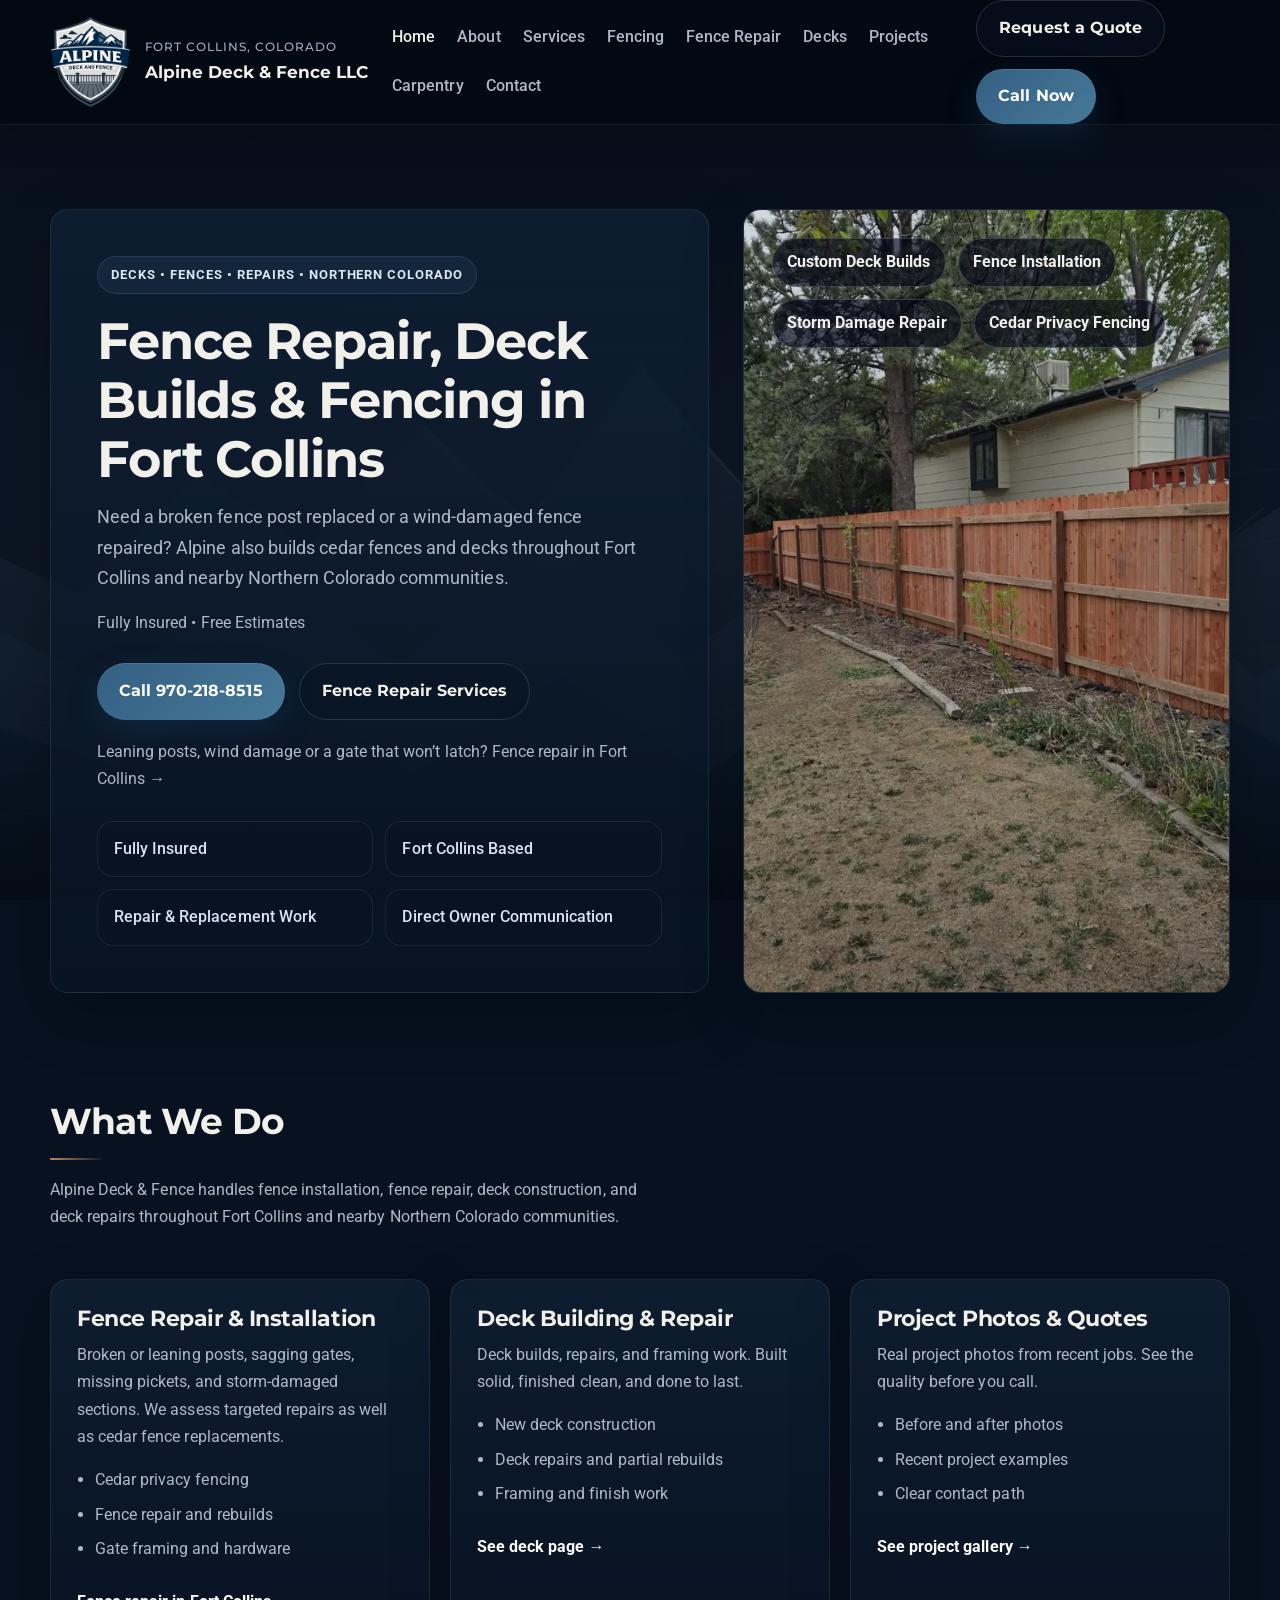
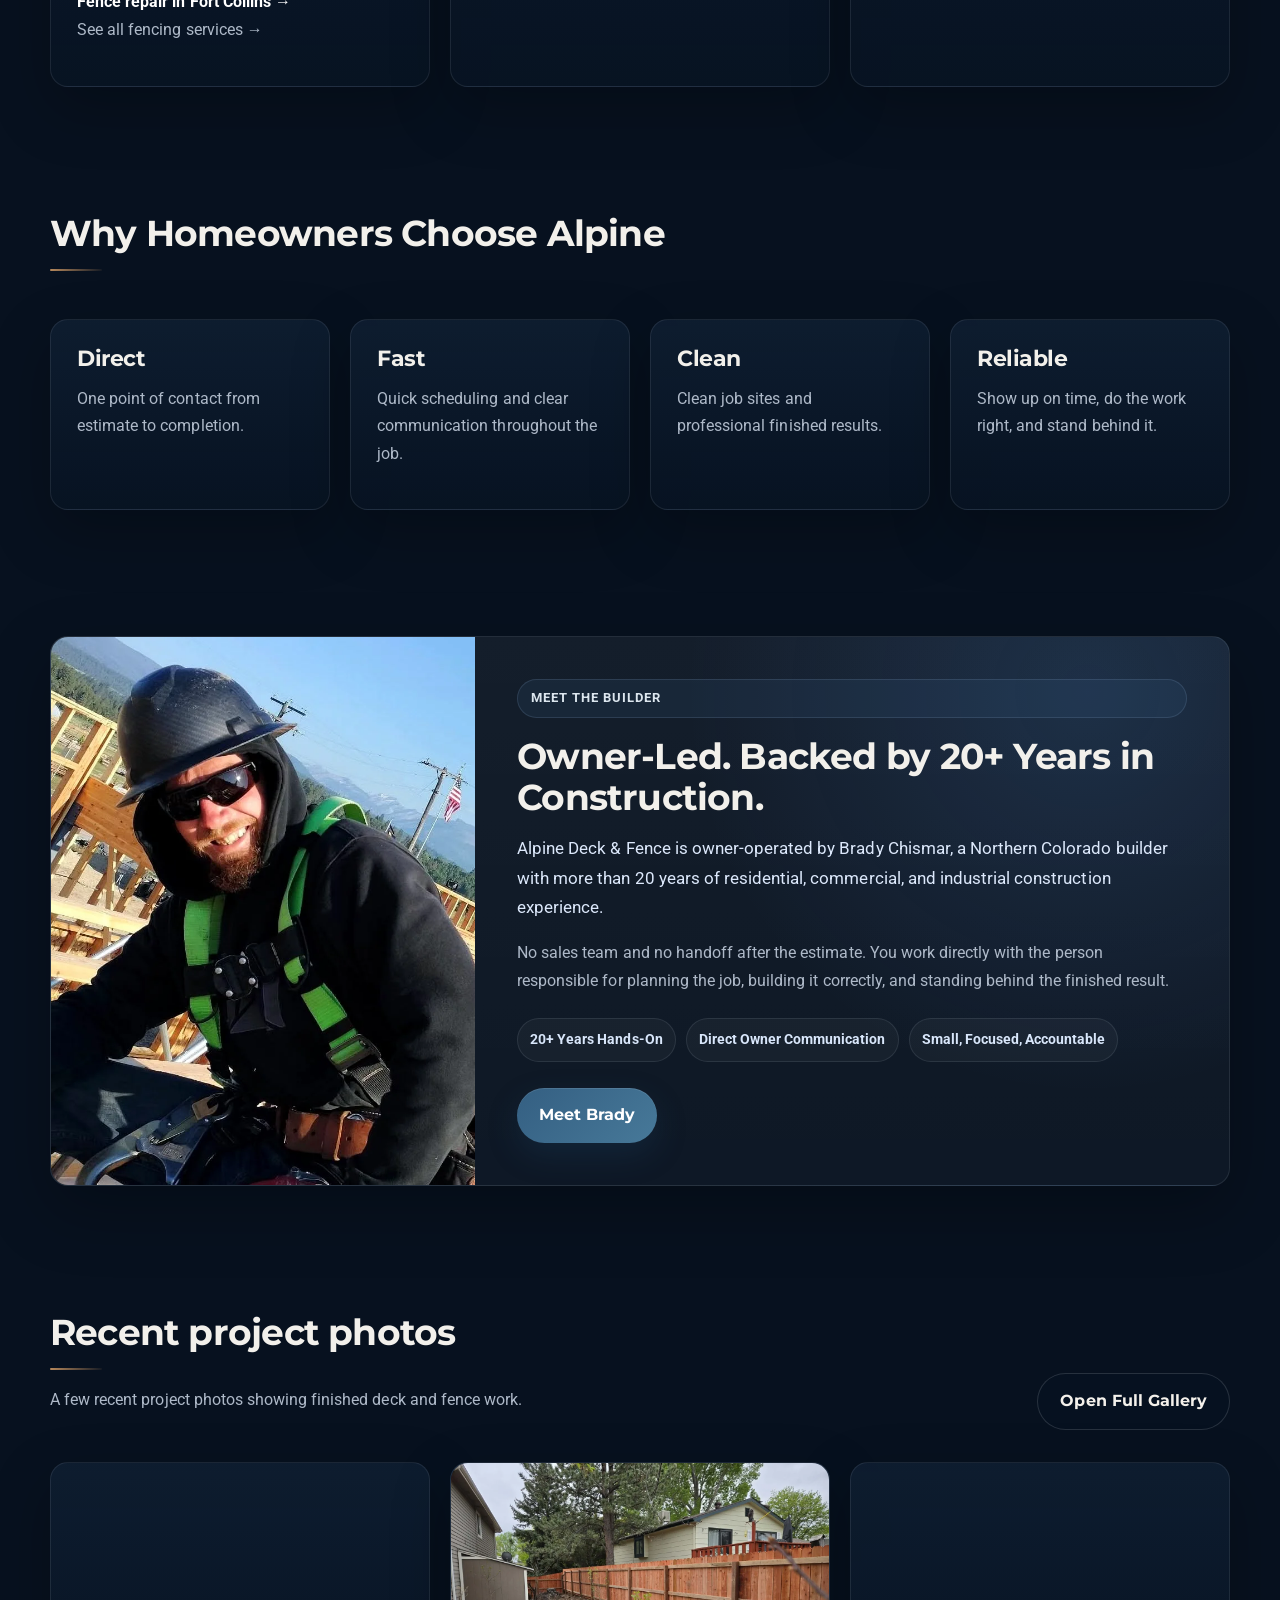
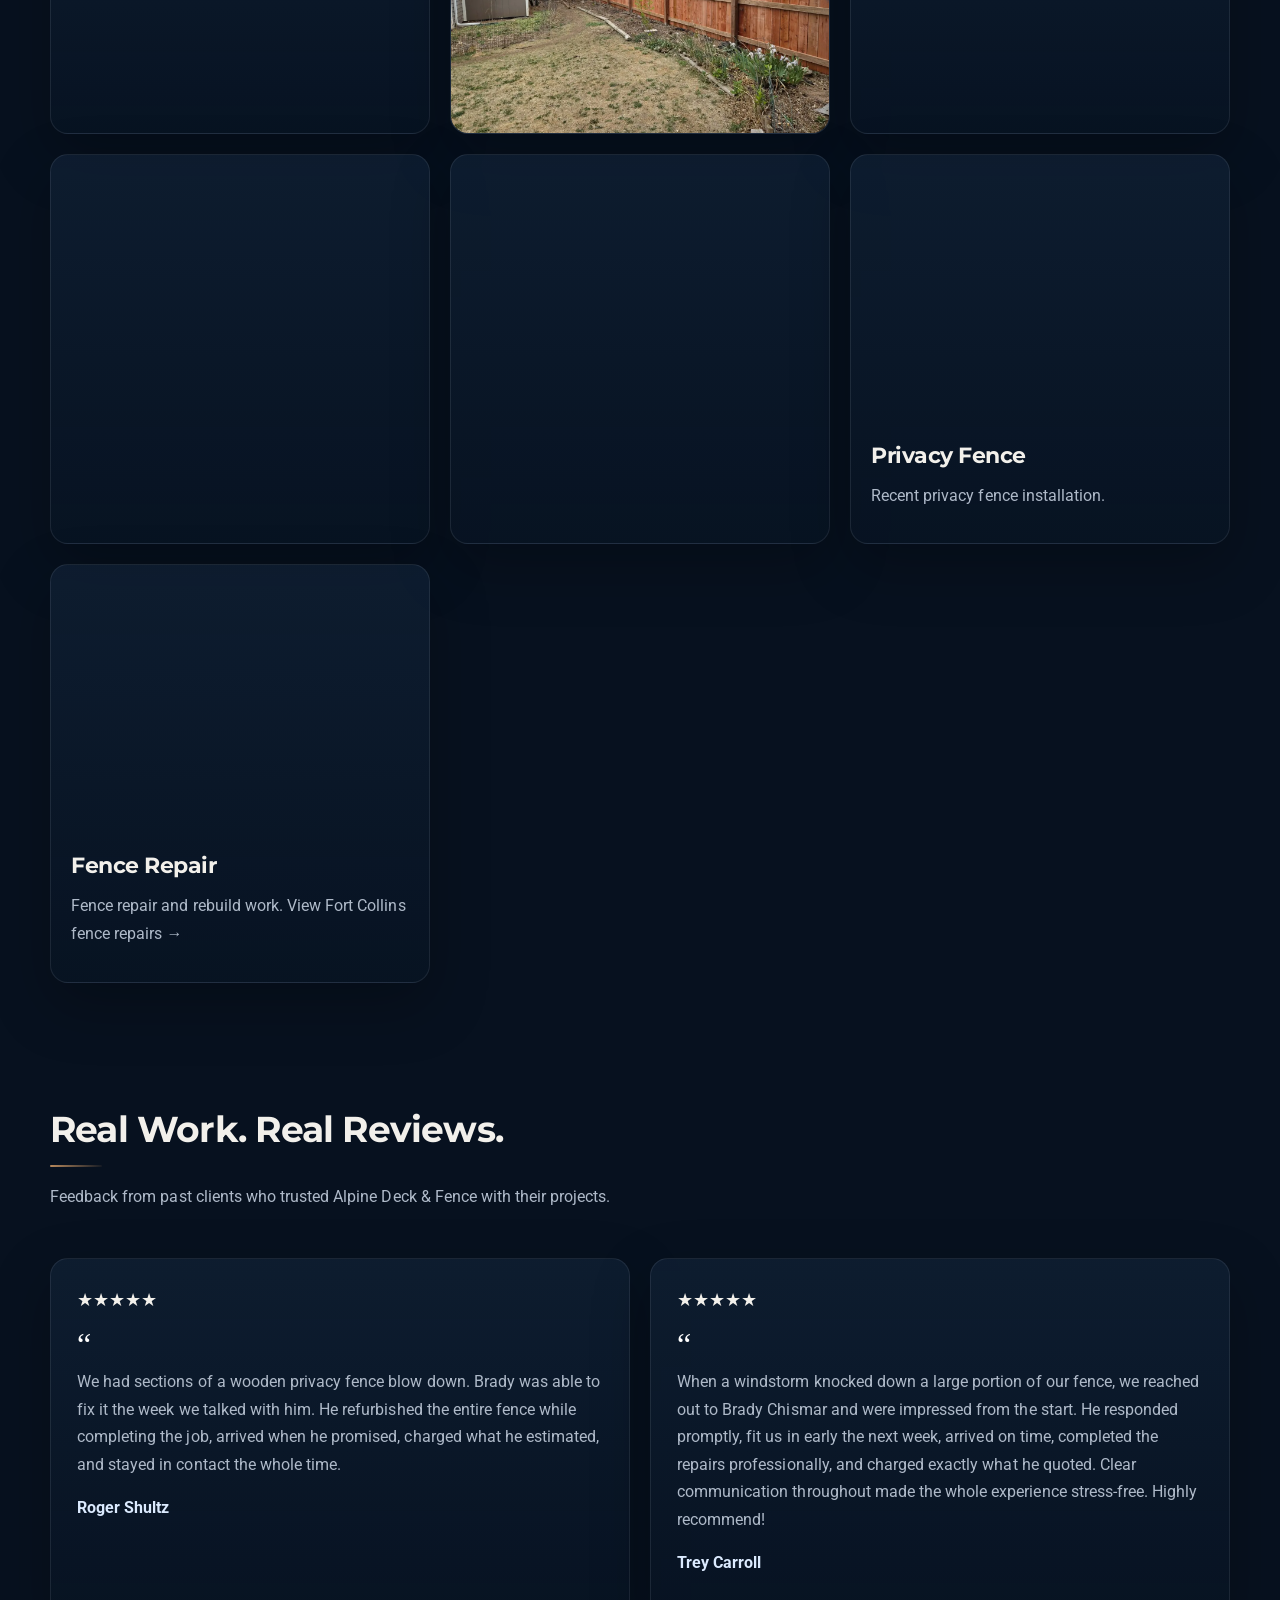
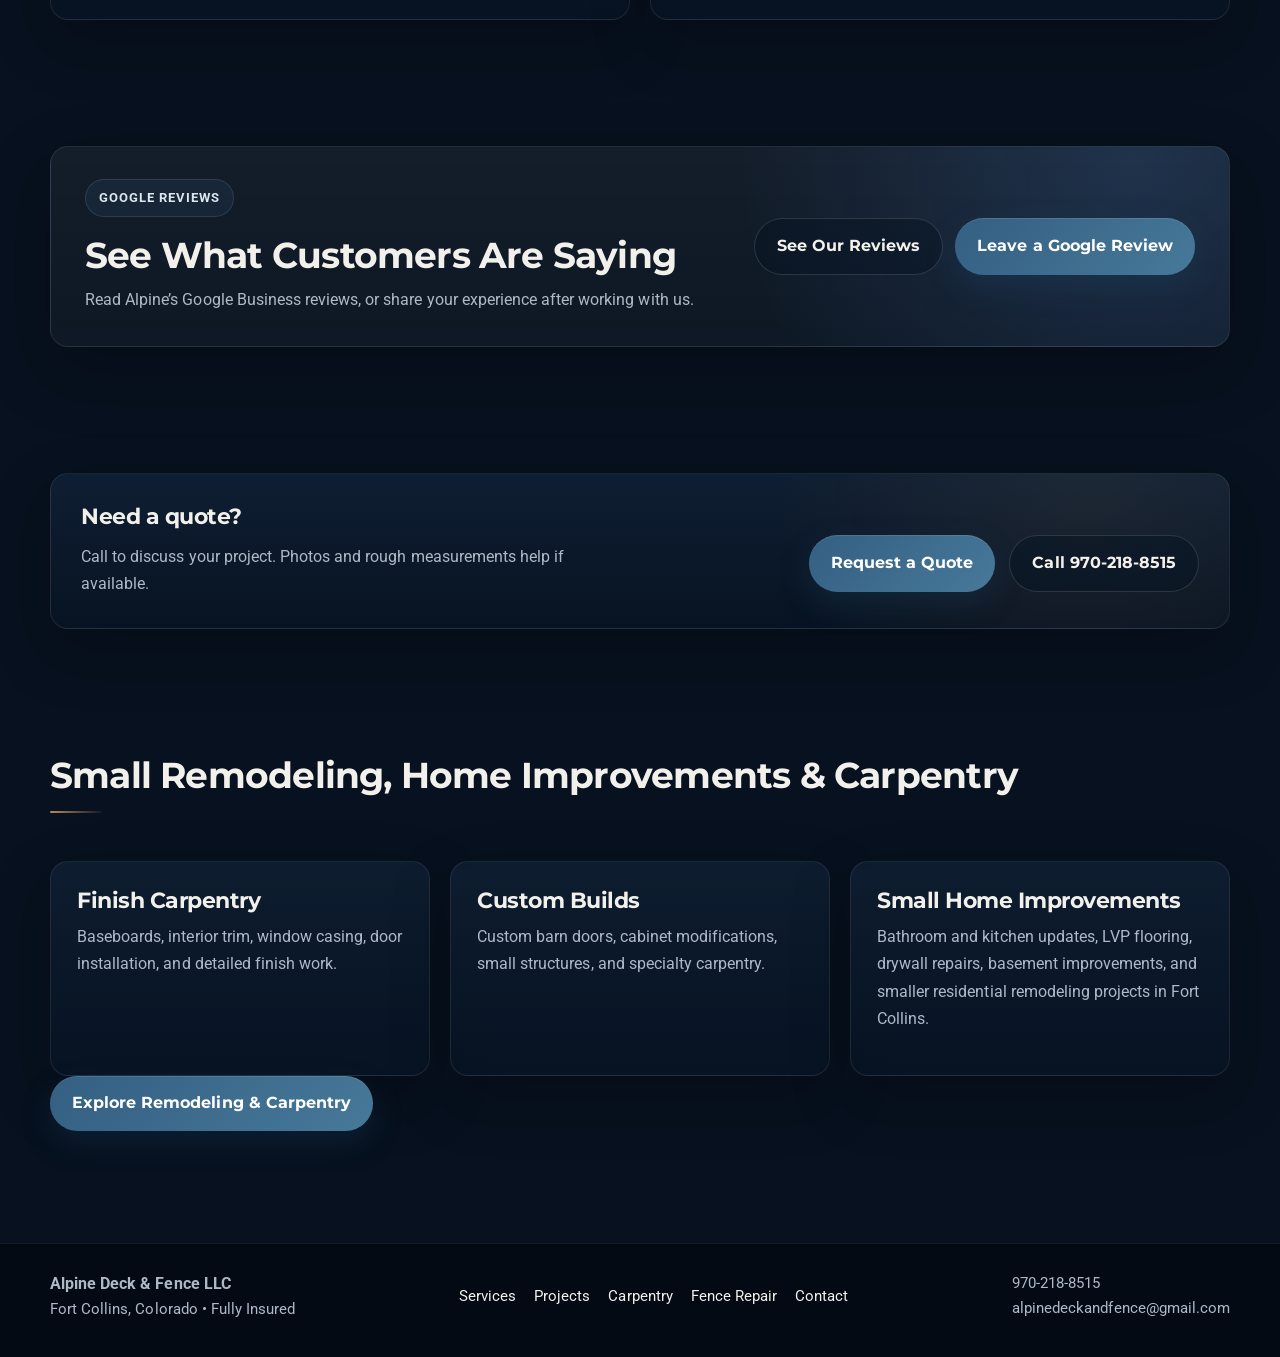
<file: index.html>
<!DOCTYPE html>
<html lang="en">
<head>
  <meta charset="UTF-8">
  <meta name="viewport" content="width=device-width, initial-scale=1.0">
  <title>Fence Repair &amp; Deck Builder Fort Collins, CO | Alpine Deck &amp; Fence</title>
  <meta name="description" content="Fence repair, cedar privacy fencing, gates and deck building in Fort Collins, CO. Local, owner-operated and insured. Call Alpine Deck & Fence for an estimate.">
  <meta name="theme-color" content="#07111f">
  <link rel="preconnect" href="https://fonts.googleapis.com">
  <link rel="preconnect" href="https://fonts.gstatic.com" crossorigin>
  <link href="https://fonts.googleapis.com/css2?family=Montserrat:wght@500;600;700;800&family=Roboto:wght@400;500;700&display=swap" rel="preload" as="style" onload="this.onload=null;this.rel='stylesheet'"><noscript><link href="https://fonts.googleapis.com/css2?family=Montserrat:wght@500;600;700;800&family=Roboto:wght@400;500;700&display=swap" rel="stylesheet"></noscript>
  <link rel="stylesheet" href="style.css?v=20260813-v19">

  <!-- ALPINE SEO START -->
  <link rel="canonical" href="https://alpinedeckandfence.com/">
  <meta name="robots" content="index,follow,max-image-preview:large,max-snippet:-1,max-video-preview:-1">
  <link rel="icon" href="favicon.png" type="image/png">
  <link rel="sitemap" type="application/xml" href="https://alpinedeckandfence.com/sitemap.xml">
  <meta property="og:locale" content="en_US">
  <meta property="og:type" content="website">
  <meta property="og:site_name" content="Alpine Deck &amp; Fence">
  <meta property="og:title" content="Fence Repair &amp; Deck Builder Fort Collins, CO | Alpine Deck &amp; Fence">
  <meta property="og:description" content="Fence repair, cedar privacy fencing, gates and deck building in Fort Collins, CO. Local, owner-operated and insured. Call Alpine Deck & Fence for an estimate.">
  <meta property="og:url" content="https://alpinedeckandfence.com/">
  <meta property="og:image" content="https://alpinedeckandfence.com/images/alpine-social-share.png">
  <meta property="og:image:secure_url" content="https://alpinedeckandfence.com/images/alpine-social-share.png">
  <meta property="og:image:type" content="image/png">
  <meta property="og:image:width" content="1200">
  <meta property="og:image:height" content="630">
  <meta property="og:image:alt" content="Alpine Deck &amp; Fence LLC logo on an Alpine mountain background">
  <meta name="twitter:card" content="summary_large_image">
  <meta name="twitter:title" content="Fence Repair &amp; Deck Builder Fort Collins, CO | Alpine Deck &amp; Fence">
  <meta name="twitter:description" content="Fence repair, cedar privacy fencing, gates and deck building in Fort Collins, CO. Local, owner-operated and insured. Call Alpine Deck & Fence for an estimate.">
  <meta name="twitter:image" content="https://alpinedeckandfence.com/images/alpine-social-share.png">
  <script type="application/ld+json">{"@context":"https://schema.org","@graph":[{"@type":["HomeAndConstructionBusiness","GeneralContractor"],"@id":"https://alpinedeckandfence.com/#business","name":"Alpine Deck & Fence LLC","url":"https://alpinedeckandfence.com/","logo":{"@type":"ImageObject","url":"https://alpinedeckandfence.com/images/logo.png"},"image":"https://alpinedeckandfence.com/images/alpine-social-share.png","telephone":"+1-970-218-8515","email":"alpinedeckandfence@gmail.com","description":"Fence repair, cedar privacy fencing, gates and deck building in Fort Collins, CO. Local, owner-operated and insured. Call Alpine Deck & Fence for an estimate.","founder":{"@type":"Person","name":"Brady Chismar"},"address":{"@type":"PostalAddress","addressLocality":"Fort Collins","addressRegion":"CO","addressCountry":"US"},"areaServed":[{"@type":"City","name":"Fort Collins"},{"@type":"City","name":"Loveland"},{"@type":"City","name":"Windsor"},{"@type":"City","name":"Timnath"},{"@type":"AdministrativeArea","name":"Northern Colorado"}],"sameAs":["https://www.facebook.com/profile.php?id=61570724099581"]},{"@type":"WebSite","@id":"https://alpinedeckandfence.com/#website","url":"https://alpinedeckandfence.com/","name":"Alpine Deck & Fence","publisher":{"@id":"https://alpinedeckandfence.com/#business"},"inLanguage":"en-US"},{"@type":"WebPage","@id":"https://alpinedeckandfence.com/#webpage","url":"https://alpinedeckandfence.com/","name":"Fence Repair & Deck Builder Fort Collins, CO | Alpine Deck & Fence","description":"Fence repair, cedar privacy fencing, gates and deck building in Fort Collins, CO. Local, owner-operated and insured. Call Alpine Deck & Fence for an estimate.","isPartOf":{"@id":"https://alpinedeckandfence.com/#website"},"about":{"@id":"https://alpinedeckandfence.com/#business"},"primaryImageOfPage":{"@type":"ImageObject","url":"https://alpinedeckandfence.com/images/alpine-social-share.png"},"inLanguage":"en-US"}]}</script>
  <!-- ALPINE SEO END -->
</head>
<body>
  <header class="topbar">
    <div class="container nav">
      <a class="brand" href="/" aria-label="Alpine Deck & Fence home">
        <img src="images/alpine-logo-nav-tight-216h.webp" alt="Alpine Deck & Fence logo" class="logo" width="189" height="216" decoding="async" fetchpriority="high">
        <div class="brand-text">
          <small>Fort Collins, Colorado</small>
          <span>Alpine Deck &amp; Fence LLC</span>
        </div>
      </a>
      <nav class="nav-links" aria-label="Main navigation">
        <a href="/">Home</a>
        <a href="/about">About</a>
        <a href="/services">Services</a>
        <a href="/fence">Fencing</a>
        <a href="/fence-repair-fort-collins">Fence Repair</a>
        <a href="/deck">Decks</a>
        <a href="/projects">Projects</a>
        <a href="/carpentry">Carpentry</a>
        <a href="/contact">Contact</a>
      </nav>
      <div class="nav-cta">
        <a class="button-outline" href="/contact#estimate-form">Request a Quote</a>
        <a class="button" href="tel:9702188515">Call Now</a>
      </div>
    </div>
  </header>
<main>
  <section class="hero">
    <div class="container hero-grid">
      <div class="hero-copy">
        <div class="eyebrow">Decks • Fences • Repairs • Northern Colorado</div>
        <h1>Fence Repair, Deck Builds &amp; Fencing in Fort Collins</h1>
        <p class="lead">Need a broken fence post replaced or a wind-damaged fence repaired? Alpine also builds cedar fences and decks throughout Fort Collins and nearby Northern Colorado communities.</p>
        <p>Fully Insured • Free Estimates</p>
        <div class="hero-actions">
          <a class="button" href="tel:9702188515">Call 970-218-8515</a>
          <a class="button-outline" href="/fence-repair-fort-collins">Fence Repair Services</a>
        </div>
        <p style="margin-top:18px">Leaning posts, wind damage or a gate that won’t latch? <a class="service-link" href="/fence-repair-fort-collins">Fence repair in Fort Collins →</a></p>
        <div class="hero-list">
          <div>Fully Insured</div>
          <div>Fort Collins Based</div>
          <div>Repair &amp; Replacement Work</div>
          <div>Direct Owner Communication</div>
        </div>
      </div>
      <div class="hero-card">
        <div class="hero-image">
          <div class="badge-stack">
            <div class="badge">Custom Deck Builds</div>
            <div class="badge">Fence Installation</div>
            <div class="badge">Storm Damage Repair</div>
            <div class="badge">Cedar Privacy Fencing</div>
          </div>
        </div>
      </div>
    </div>
  </section>
  <section>
    <div class="container">
      <div class="section-header">
        <div>
          <h2>What We Do</h2>
          <p>Alpine Deck & Fence handles fence installation, fence repair, deck construction, and deck repairs throughout Fort Collins and nearby Northern Colorado communities.</p>
        </div>
      </div>
      <div class="grid-3">
        <article class="service-card">
          <h3>Fence Repair &amp; Installation</h3>
          <p>Broken or leaning posts, sagging gates, missing pickets, and storm-damaged sections. We assess targeted repairs as well as cedar fence replacements.</p>
          <ul>
            <li>Cedar privacy fencing</li>
            <li>Fence repair and rebuilds</li>
            <li>Gate framing and hardware</li>
          </ul>
          <a class="service-link" href="/fence-repair-fort-collins">Fence repair in Fort Collins →</a>
          <p><a href="/fence">See all fencing services →</a></p>
        </article>
        <article class="service-card">
          <h3>Deck Building &amp; Repair</h3>
          <p>Deck builds, repairs, and framing work. Built solid, finished clean, and done to last.</p>
          <ul>
            <li>New deck construction</li>
            <li>Deck repairs and partial rebuilds</li>
            <li>Framing and finish work</li>
          </ul>
          <a class="service-link" href="/deck">See deck page →</a>
        </article>
        <article class="service-card">
          <h3>Project Photos &amp; Quotes</h3>
          <p>Real project photos from recent jobs. See the quality before you call.</p>
          <ul>
            <li>Before and after photos</li>
            <li>Recent project examples</li>
            <li>Clear contact path</li>
          </ul>
          <a class="service-link" href="/projects">See project gallery →</a>
        </article>
      </div>
    </div>
  </section>
  <section>
    <div class="container">
      <div class="section-header">
        <div>
          <h2>Why Homeowners Choose Alpine</h2>
        </div>
      </div>
      <div class="stats-grid">
        <div class="stat-card">
          <h3>Direct</h3>
          <p>One point of contact from estimate to completion.</p>
        </div>
        <div class="stat-card">
          <h3>Fast</h3>
          <p>Quick scheduling and clear communication throughout the job.</p>
        </div>
        <div class="stat-card">
          <h3>Clean</h3>
          <p>Clean job sites and professional finished results.</p>
        </div>
        <div class="stat-card">
          <h3>Reliable</h3>
          <p>Show up on time, do the work right, and stand behind it.</p>
        </div>
      </div>
    </div>
  </section>
  <section class="about-teaser-section">
    <div class="container">
      <div class="about-teaser">
        <div class="about-teaser-photo">
          <img src="images/brady-harness-closeup.webp" alt="Brady Chismar working on a framed structure" loading="lazy" width="983" height="983" decoding="async" fetchpriority="low">
        </div>
        <div class="about-teaser-copy">
          <div class="eyebrow">Meet the Builder</div>
          <h2>Owner-Led. Backed by 20+ Years in Construction.</h2>
          <p class="lead">Alpine Deck &amp; Fence is owner-operated by Brady Chismar, a Northern Colorado builder with more than 20 years of residential, commercial, and industrial construction experience.</p>
          <p>No sales team and no handoff after the estimate. You work directly with the person responsible for planning the job, building it correctly, and standing behind the finished result.</p>
          <div class="about-teaser-points">
            <span>20+ Years Hands-On</span>
            <span>Direct Owner Communication</span>
            <span>Small, Focused, Accountable</span>
          </div>
          <a class="button" href="/about">Meet Brady</a>
        </div>
      </div>
    </div>
  </section>
  <section>
    <div class="container">
      <div class="section-header">
        <div>
          <h2>Recent project photos</h2>
          <p>A few recent project photos showing finished deck and fence work.</p>
        </div>
        <a class="button-outline" href="/projects">Open Full Gallery</a>
      </div>
      <div class="gallery-grid">
	<article class="gallery-card">
  <img src="images/1430_Finish_1.webp" alt="Finished cedar privacy fence" width="1280" height="960" decoding="async" loading="lazy" fetchpriority="low">
</article>

<article class="gallery-card">
  <img src="images/1430_finish_2.webp" alt="Finished cedar fence run" width="1280" height="960" decoding="async" loading="lazy" fetchpriority="low">
</article>

<article class="gallery-card">
  <img src="images/1430_finish_3.webp" alt="Finished side yard fence" width="1280" height="960" decoding="async" loading="lazy" fetchpriority="low">
</article>

<article class="gallery-card">
  <img src="images/1430_finish_4.webp" alt="Finished privacy fence" width="1280" height="960" decoding="async" loading="lazy" fetchpriority="low">
</article>

<article class="gallery-card">
  <img src="images/1430_gate_finish.webp" alt="Finished cedar gate" width="1280" height="960" decoding="async" loading="lazy" fetchpriority="low">
</article>
        <article class="gallery-card">
          <img src="images/privacy-fence-fort-collins-01.webp" alt="Privacy fence installation in Fort Collins" width="1280" height="960" decoding="async" loading="lazy" fetchpriority="low">
          <div class="gallery-copy">
            <h3>Privacy Fence</h3>
            <p>Recent privacy fence installation.</p>
          </div>
        </article>
        <article class="gallery-card">
          <img src="images/fence-repair-fort-collins-01.webp" alt="Fence repair project in Fort Collins" width="960" height="1280" decoding="async" loading="lazy" fetchpriority="low">
          <div class="gallery-copy">
            <h3>Fence Repair</h3>
            <p>Fence repair and rebuild work. <a href="/fence-repair-fort-collins">View Fort Collins fence repairs →</a></p>
          </div>
        </article>
      </div>
    </div>
  </section>
  <section>
    <div class="container">
      <div class="section-header">
        <div>
          <h2>Real Work. Real Reviews.</h2>
          <p>Feedback from past clients who trusted Alpine Deck & Fence with their projects.</p>
        </div>
      </div>
      <div class="review-grid">
        <article class="review-card">
          <div class="review-stars">★★★★★</div>
          <div class="quote-mark">“</div>
          <p>We had sections of a wooden privacy fence blow down. Brady was able to fix it the week we talked with him. He refurbished the entire fence while completing the job, arrived when he promised, charged what he estimated, and stayed in contact the whole time.</p>
          <p class="notice"><strong>Roger Shultz</strong></p>
        </article>
        <article class="review-card">
          <div class="review-stars">★★★★★</div>
          <div class="quote-mark">“</div>
          <p>When a windstorm knocked down a large portion of our fence, we reached out to Brady Chismar and were impressed from the start. He responded promptly, fit us in early the next week, arrived on time, completed the repairs professionally, and charged exactly what he quoted. Clear communication throughout made the whole experience stress-free. Highly recommend!</p>
          <p class="notice"><strong>Trey Carroll</strong></p>
        </article>
      </div>
    </div>
  </section>

  <section class="google-review-section">
    <div class="container">
      <div class="google-review-cta">
        <div class="google-review-cta-copy">
          <div class="eyebrow">Google Reviews</div>
          <h2>See What Customers Are Saying</h2>
          <p>Read Alpine’s Google Business reviews, or share your experience after working with us.</p>
        </div>
        <div class="google-review-actions">
          <a class="button-outline" href="https://www.google.com/maps/search/?api=1&amp;query=Alpine%20Deck%20%26%20Fence%20LLC%2C%20Fort%20Collins%2C%20Colorado" target="_blank" rel="noopener noreferrer">See Our Reviews</a>
          <a class="button" href="https://www.google.com/search?q=Alpine+Deck+%26+Fence+LLC+Fort+Collins+Colorado+leave+a+review" target="_blank" rel="noopener noreferrer">Leave a Google Review</a>
        </div>
      </div>
    </div>
  </section>

<section>
    <div class="container">
      <div class="cta-band">
        <div>
          <h3>Need a quote?</h3>
          <p>Call to discuss your project. Photos and rough measurements help if available.</p>
        </div>
        <div class="hero-actions">
          <a class="button" href="/contact#estimate-form">Request a Quote</a>
          <a class="button-outline" href="tel:9702188515">Call 970-218-8515</a>
        </div>
      </div>
    </div>
  </section>

<section>
<div class="container">
<div class="section-header">
<h2>Small Remodeling, Home Improvements &amp; Carpentry</h2>
</div>

<div class="grid-3">
<div class="service-card">
<h3>Finish Carpentry</h3>
<p>Baseboards, interior trim, window casing, door installation, and detailed finish work.</p>
</div>

<div class="service-card">
<h3>Custom Builds</h3>
<p>Custom barn doors, cabinet modifications, small structures, and specialty carpentry.</p>
</div>

<div class="service-card">
<h3>Small Home Improvements</h3>
<p>Bathroom and kitchen updates, LVP flooring, drywall repairs, basement improvements, and smaller residential remodeling projects in Fort Collins.</p>
</div>
</div>

<a class="button" href="/carpentry">Explore Remodeling &amp; Carpentry</a>
</div>
</section>

</main>
  <footer class="footer">
    <div class="container footer-grid">
      <div>
        <p><strong>Alpine Deck &amp; Fence LLC</strong></p>
        <p class="small">Fort Collins, Colorado • Fully Insured</p>
      </div>
      <div class="footer-links small">
        <a href="/services">Services</a>
        <a href="/projects">Projects</a>
        <a href="/carpentry">Carpentry</a>
        <a href="/fence-repair-fort-collins">Fence Repair</a>
        <a href="/contact">Contact</a>
      </div>
      <div class="small">
        <p><a href="tel:9702188515">970-218-8515</a></p>
        <p><a href="mailto:alpinedeckandfence@gmail.com">alpinedeckandfence@gmail.com</a></p>
      </div>
    </div>
  </footer>
  <script src="script.js?v=20260813-v19" defer></script>
</body>
</html>
</file>
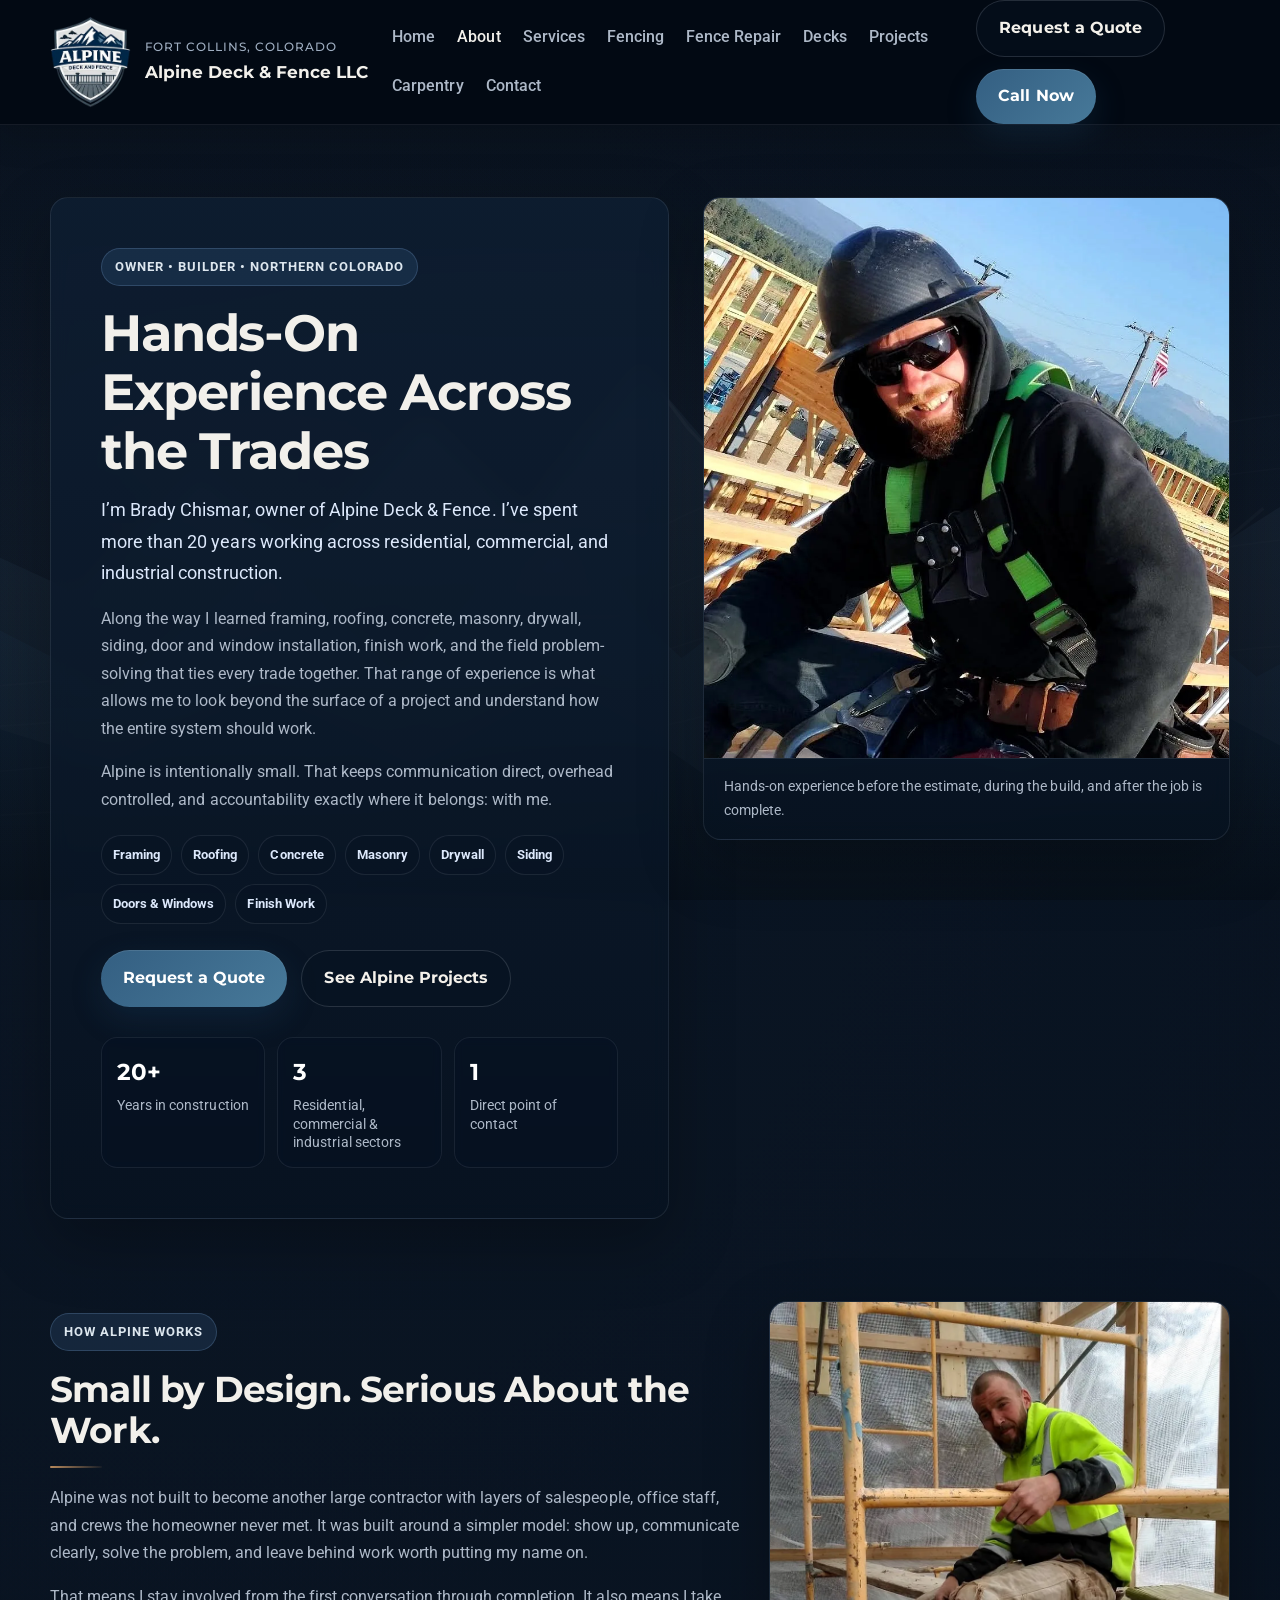
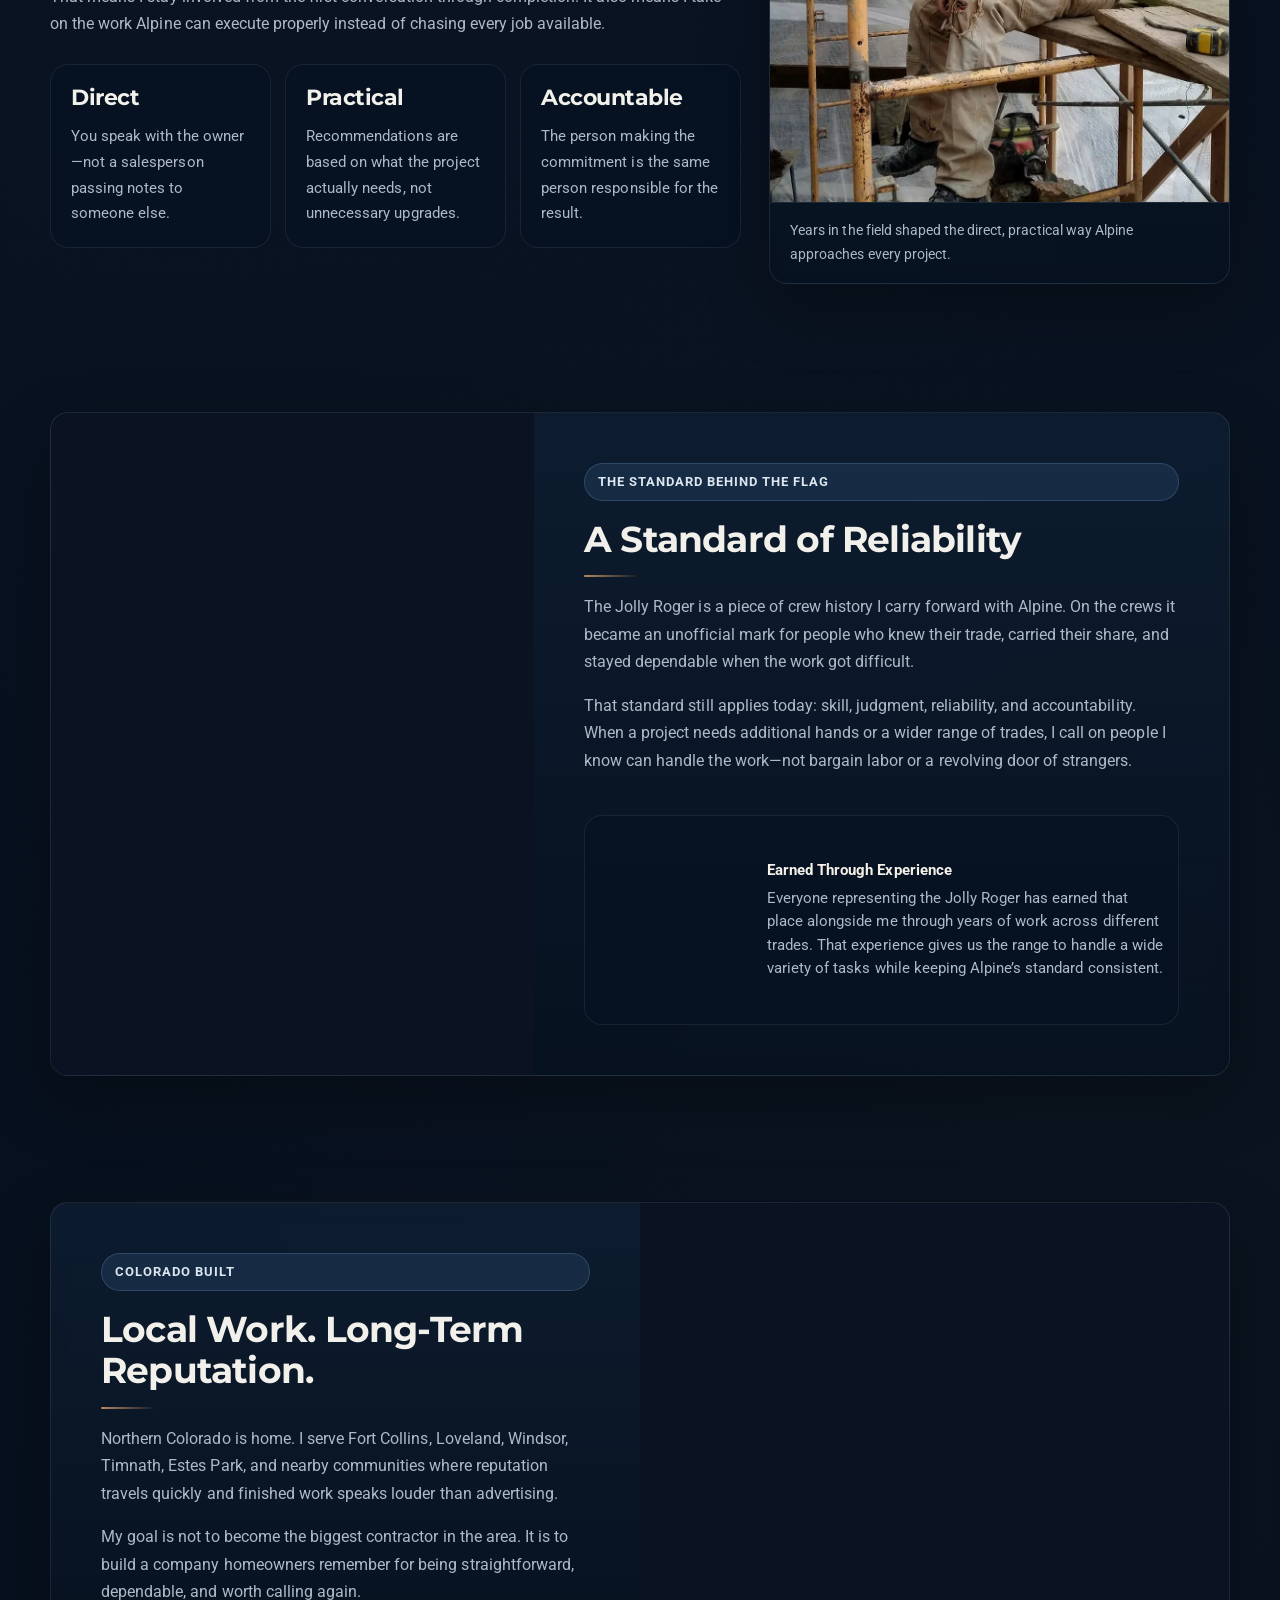
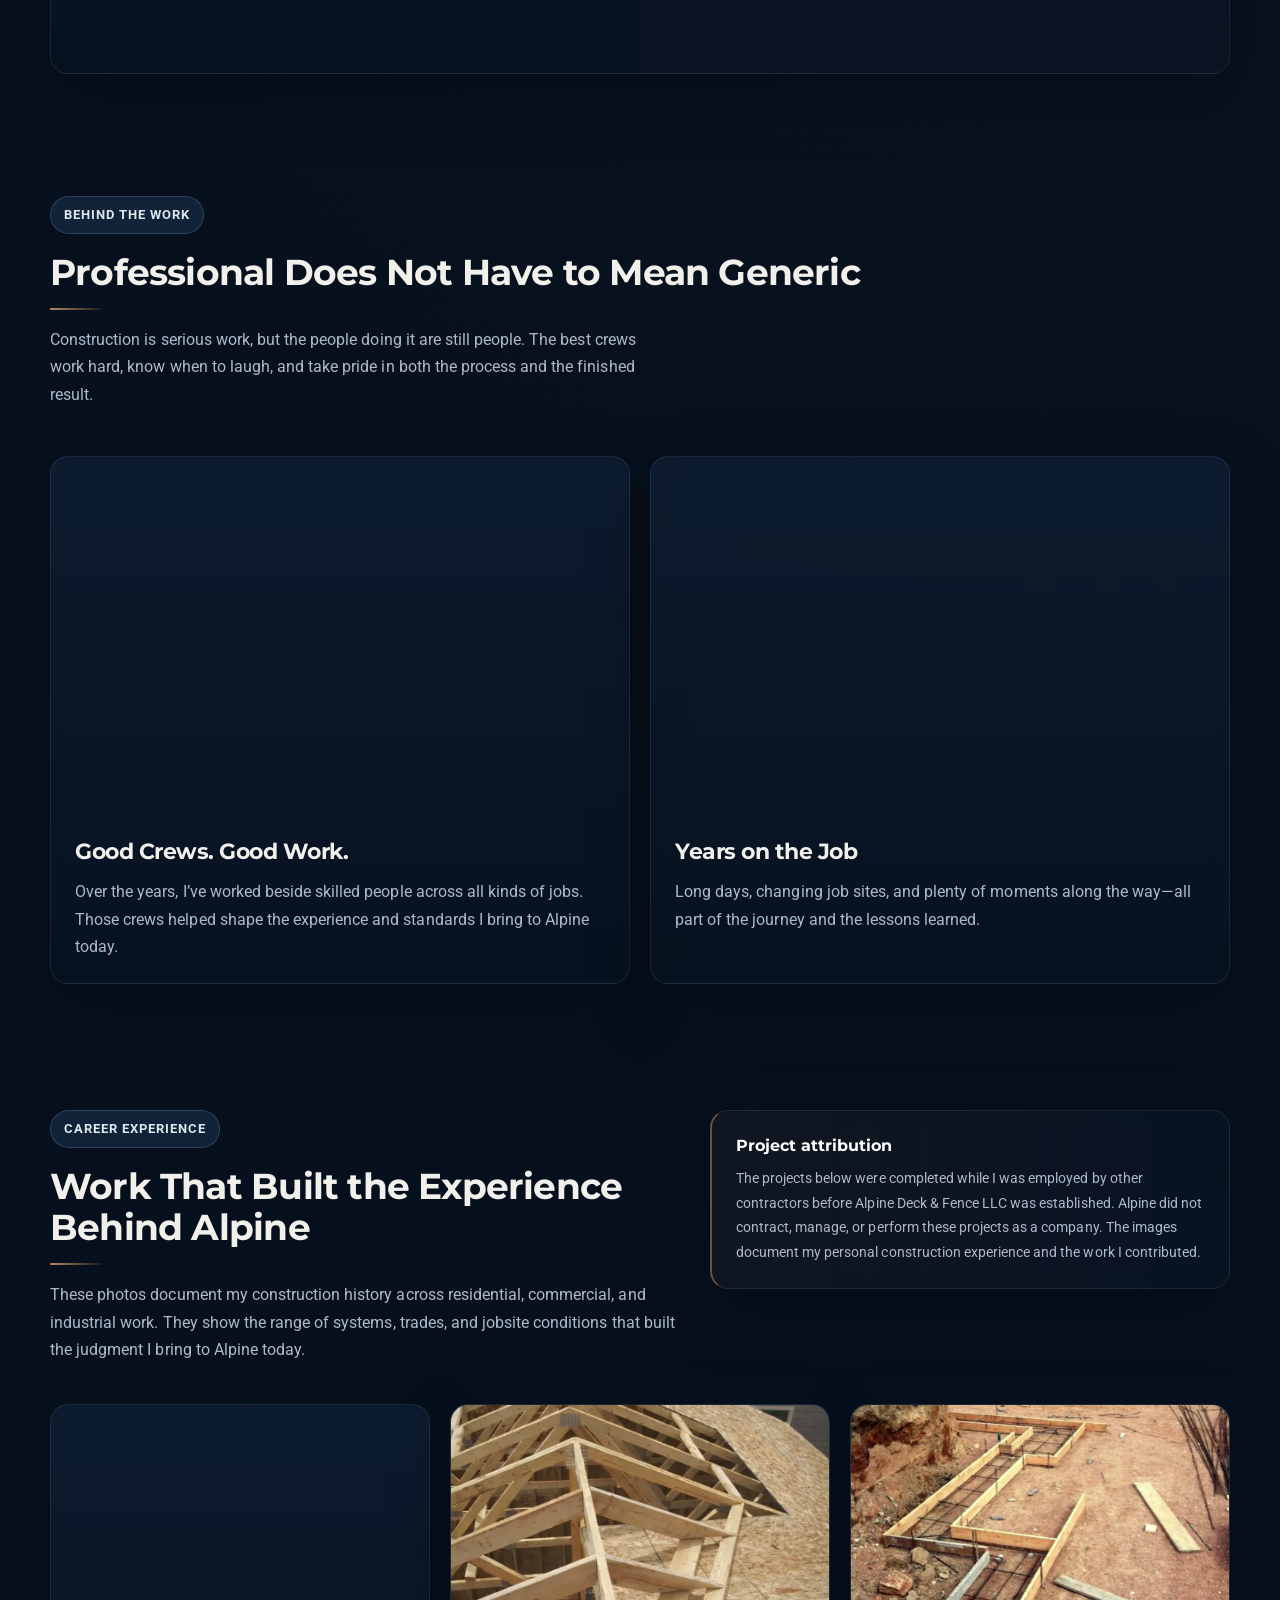
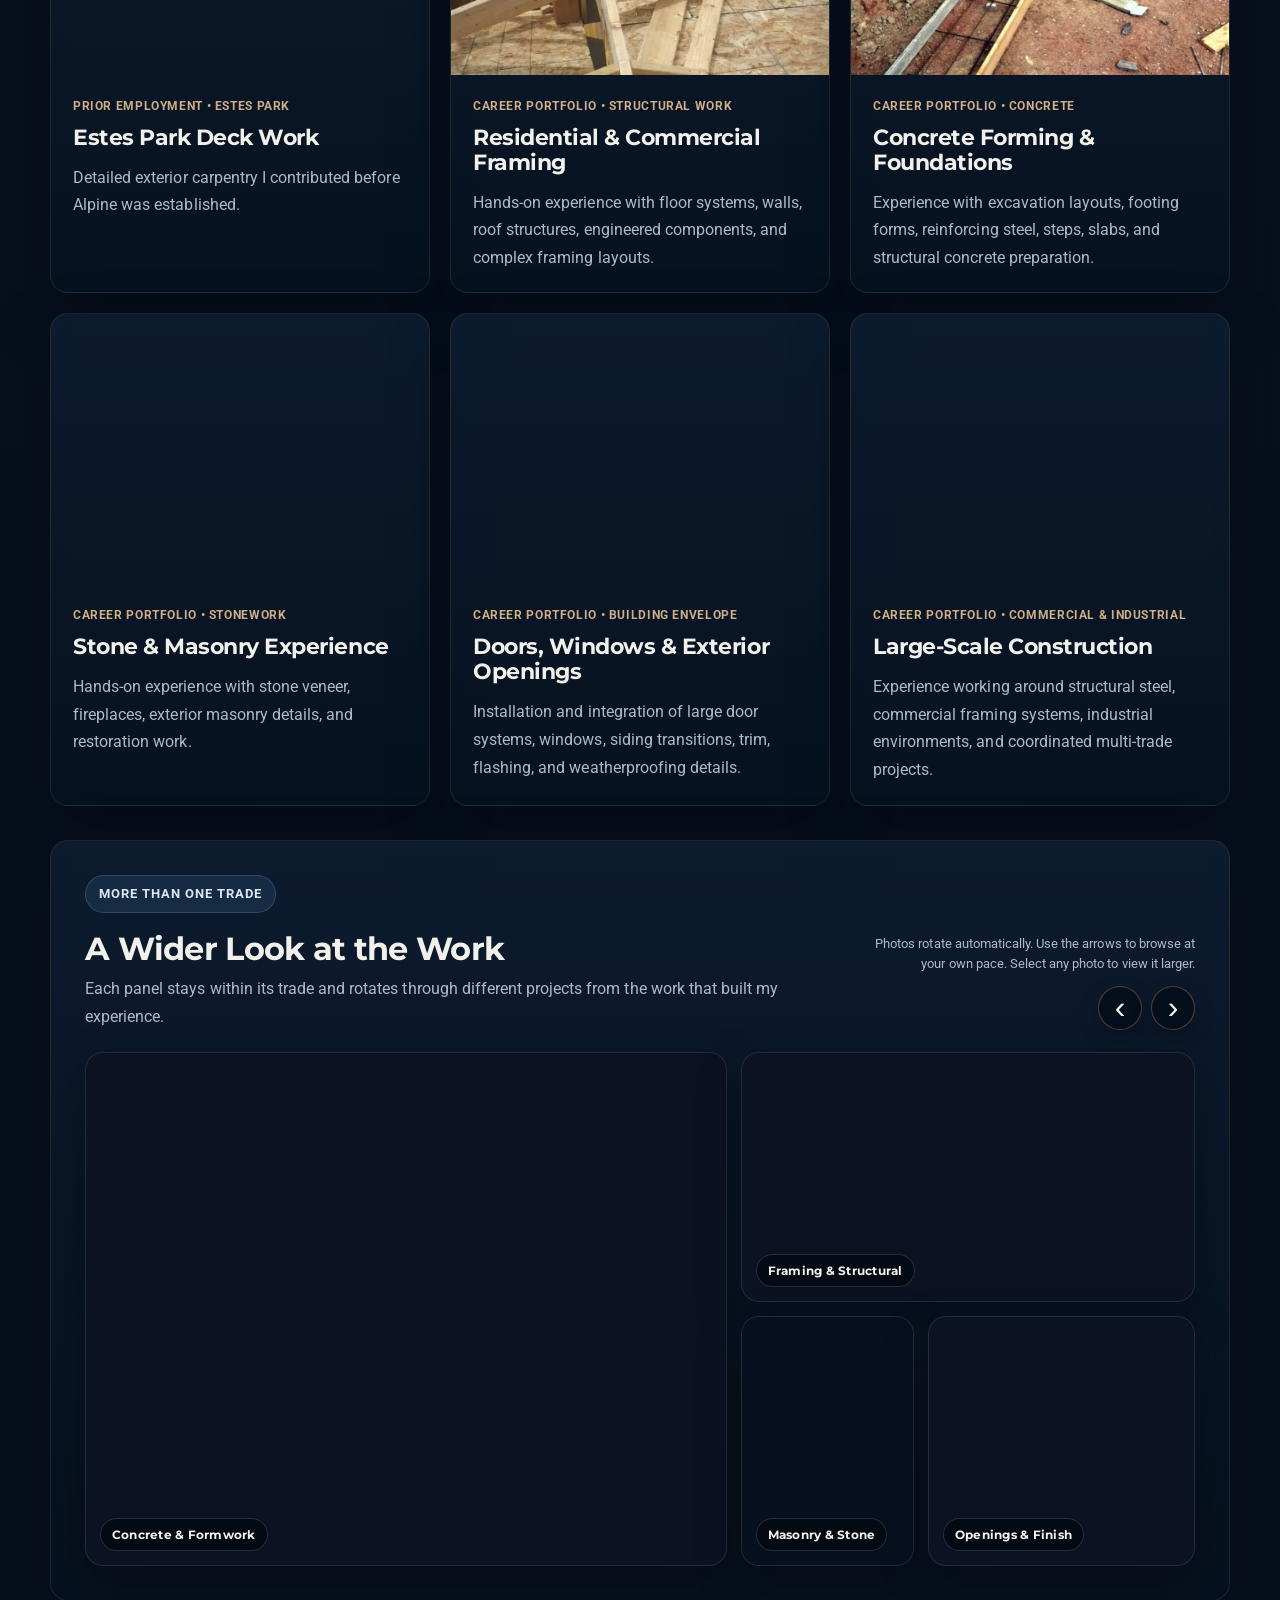
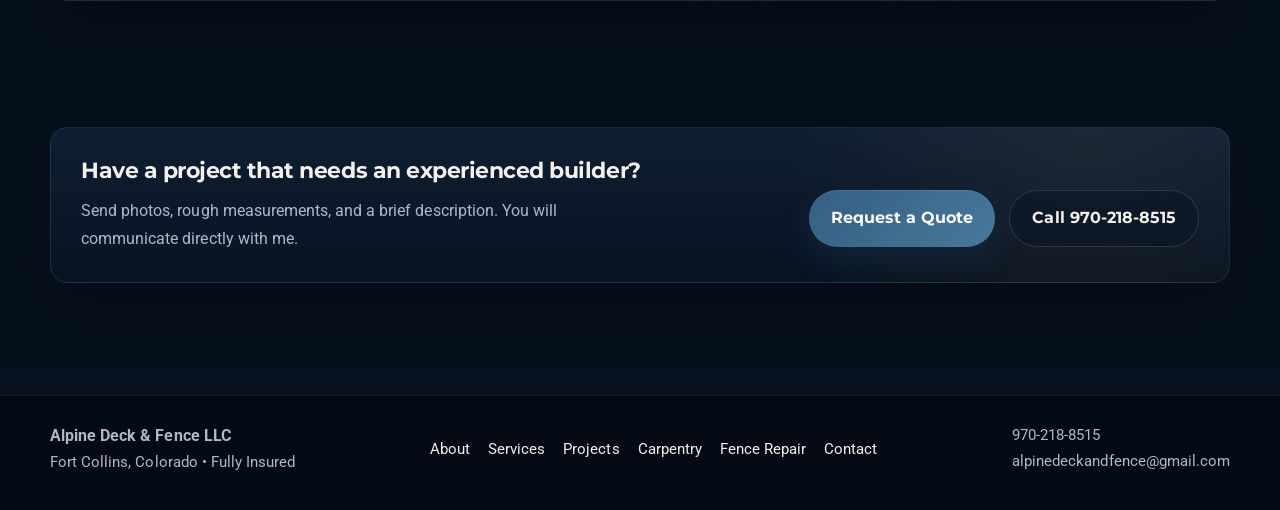
<file: about.html>
<!DOCTYPE html>
<html lang="en">
<head>
  <meta charset="UTF-8">
  <meta name="viewport" content="width=device-width, initial-scale=1.0">
  <title>About Alpine Deck &amp; Fence | Meet Brady Chismar</title>
  <meta name="description" content="Meet Brady Chismar, owner and builder behind Alpine Deck & Fence in Fort Collins. More than 20 years of residential, commercial, and industrial construction experience.">
  <meta name="theme-color" content="#07111f">
  <link rel="preconnect" href="https://fonts.googleapis.com">
  <link rel="preconnect" href="https://fonts.gstatic.com" crossorigin>
  <link href="https://fonts.googleapis.com/css2?family=Montserrat:wght@500;600;700;800&family=Roboto:wght@400;500;700&display=swap" rel="preload" as="style" onload="this.onload=null;this.rel='stylesheet'"><noscript><link href="https://fonts.googleapis.com/css2?family=Montserrat:wght@500;600;700;800&family=Roboto:wght@400;500;700&display=swap" rel="stylesheet"></noscript>
  <link rel="stylesheet" href="style.css?v=20260814-v20">

  <!-- ALPINE SEO START -->
  <link rel="canonical" href="https://alpinedeckandfence.com/about">
  <meta name="robots" content="index,follow,max-image-preview:large,max-snippet:-1,max-video-preview:-1">
  <link rel="icon" href="favicon.png" type="image/png">
  <link rel="sitemap" type="application/xml" href="https://alpinedeckandfence.com/sitemap.xml">
  <meta property="og:locale" content="en_US">
  <meta property="og:type" content="website">
  <meta property="og:site_name" content="Alpine Deck &amp; Fence">
  <meta property="og:title" content="About Alpine Deck &amp; Fence | Meet Brady Chismar">
  <meta property="og:description" content="Meet Brady Chismar, owner and builder behind Alpine Deck &amp; Fence in Fort Collins. More than 20 years of residential, commercial, and industrial construction experience.">
  <meta property="og:url" content="https://alpinedeckandfence.com/about">
  <meta property="og:image" content="https://alpinedeckandfence.com/images/alpine-social-share.png">
  <meta property="og:image:secure_url" content="https://alpinedeckandfence.com/images/alpine-social-share.png">
  <meta property="og:image:type" content="image/png">
  <meta property="og:image:width" content="1200">
  <meta property="og:image:height" content="630">
  <meta property="og:image:alt" content="Alpine Deck &amp; Fence LLC logo on an Alpine mountain background">
  <meta name="twitter:card" content="summary_large_image">
  <meta name="twitter:title" content="About Alpine Deck &amp; Fence | Meet Brady Chismar">
  <meta name="twitter:description" content="Meet Brady Chismar, owner and builder behind Alpine Deck &amp; Fence in Fort Collins. More than 20 years of residential, commercial, and industrial construction experience.">
  <meta name="twitter:image" content="https://alpinedeckandfence.com/images/alpine-social-share.png">
  <script type="application/ld+json">{"@context":"https://schema.org","@graph":[{"@type":"AboutPage","@id":"https://alpinedeckandfence.com/about#webpage","url":"https://alpinedeckandfence.com/about","name":"About Alpine Deck & Fence | Meet Brady Chismar","headline":"Hands-On Experience Across the Trades","description":"Meet Brady Chismar, owner and builder behind Alpine Deck & Fence in Fort Collins. More than 20 years of residential, commercial, and industrial construction experience.","isPartOf":{"@id":"https://alpinedeckandfence.com/#website"},"about":{"@id":"https://alpinedeckandfence.com/#business"},"primaryImageOfPage":{"@type":"ImageObject","url":"https://alpinedeckandfence.com/images/alpine-social-share.png"},"inLanguage":"en-US"},{"@type":"BreadcrumbList","@id":"https://alpinedeckandfence.com/about#breadcrumb","itemListElement":[{"@type":"ListItem","position":1,"name":"Home","item":"https://alpinedeckandfence.com/"},{"@type":"ListItem","position":2,"name":"Hands-On Experience Across the Trades","item":"https://alpinedeckandfence.com/about"}]}]}</script>
  <!-- ALPINE SEO END -->
</head>
<body class="about-page">
  <header class="topbar">
    <div class="container nav">
      <a class="brand" href="/" aria-label="Alpine Deck & Fence home">
        <img src="images/alpine-logo-nav-tight-216h.webp" alt="Alpine Deck & Fence logo" class="logo" width="189" height="216" decoding="async" fetchpriority="high">
        <div class="brand-text">
          <small>Fort Collins, Colorado</small>
          <span>Alpine Deck &amp; Fence LLC</span>
        </div>
      </a>
      <nav class="nav-links" aria-label="Main navigation">
        <a href="/">Home</a>
        <a href="/about">About</a>
        <a href="/services">Services</a>
        <a href="/fence">Fencing</a>
        <a href="/fence-repair-fort-collins">Fence Repair</a>
        <a href="/deck">Decks</a>
        <a href="/projects">Projects</a>
        <a href="/carpentry">Carpentry</a>
        <a href="/contact">Contact</a>
      </nav>
      <div class="nav-cta">
        <a class="button-outline" href="/contact">Request a Quote</a>
        <a class="button" href="tel:9702188515">Call Now</a>
      </div>
    </div>
  </header>

  <main>
    <section class="about-hero">
      <div class="container about-hero-grid">
        <div class="about-hero-copy">
          <div class="eyebrow">Owner • Builder • Northern Colorado</div>
          <h1>Hands-On Experience Across the Trades</h1>
          <p class="lead">I’m Brady Chismar, owner of Alpine Deck &amp; Fence. I’ve spent more than 20 years working across residential, commercial, and industrial construction.</p>
          <p>Along the way I learned framing, roofing, concrete, masonry, drywall, siding, door and window installation, finish work, and the field problem-solving that ties every trade together. That range of experience is what allows me to look beyond the surface of a project and understand how the entire system should work.</p>
          <p>Alpine is intentionally small. That keeps communication direct, overhead controlled, and accountability exactly where it belongs: with me.</p>
          <div class="trade-strip" aria-label="Construction experience">
            <span>Framing</span><span>Roofing</span><span>Concrete</span><span>Masonry</span>
            <span>Drywall</span><span>Siding</span><span>Doors &amp; Windows</span><span>Finish Work</span>
          </div>
          <div class="about-hero-actions">
            <a class="button" href="/contact">Request a Quote</a>
            <a class="button-outline" href="/projects">See Alpine Projects</a>
          </div>
          <div class="about-facts">
            <div><strong>20+</strong><span>Years in construction</span></div>
            <div><strong>3</strong><span>Residential, commercial &amp; industrial sectors</span></div>
            <div><strong>1</strong><span>Direct point of contact</span></div>
          </div>
        </div>
        <figure class="about-hero-photo">
          <img src="images/brady-harness-closeup.webp" alt="Brady Chismar wearing fall protection while framing" loading="eager" width="983" height="983" decoding="async" fetchpriority="high">
          <figcaption>Hands-on experience before the estimate, during the build, and after the job is complete.</figcaption>
        </figure>
      </div>
    </section>

    <section>
      <div class="container about-story-grid">
        <div class="about-story-copy">
          <div class="eyebrow">How Alpine Works</div>
          <h2>Small by Design. Serious About the Work.</h2>
          <p>Alpine was not built to become another large contractor with layers of salespeople, office staff, and crews the homeowner never met. It was built around a simpler model: show up, communicate clearly, solve the problem, and leave behind work worth putting my name on.</p>
          <p>That means I stay involved from the first conversation through completion. It also means I take on the work Alpine can execute properly instead of chasing every job available.</p>
          <div class="about-principles">
            <article>
              <h3>Direct</h3>
              <p>You speak with the owner—not a salesperson passing notes to someone else.</p>
            </article>
            <article>
              <h3>Practical</h3>
              <p>Recommendations are based on what the project actually needs, not unnecessary upgrades.</p>
            </article>
            <article>
              <h3>Accountable</h3>
              <p>The person making the commitment is the same person responsible for the result.</p>
            </article>
          </div>
        </div>
        <figure class="about-tall-photo field-photo">
          <img src="images/brady-scaffold-work.webp" alt="Brady Chismar working from scaffold during a construction project" loading="lazy" width="1400" height="1042" decoding="async" fetchpriority="low">
          <figcaption>Years in the field shaped the direct, practical way Alpine approaches every project.</figcaption>
        </figure>
      </div>
    </section>

    <section class="flag-story-section">
      <div class="container flag-story">
        <figure class="flag-story-photo">
          <img src="images/brady-jolly-roger.webp" alt="Brady Chismar on a jobsite beneath a Jolly Roger flag" loading="lazy" width="709" height="744" decoding="async" fetchpriority="low">
        </figure>
        <div class="flag-story-copy">
          <div class="eyebrow">The Standard Behind the Flag</div>
          <h2>A Standard of Reliability</h2>
          <p>The Jolly Roger is a piece of crew history I carry forward with Alpine. On the crews it became an unofficial mark for people who knew their trade, carried their share, and stayed dependable when the work got difficult.</p>
          <p>That standard still applies today: skill, judgment, reliability, and accountability. When a project needs additional hands or a wider range of trades, I call on people I know can handle the work—not bargain labor or a revolving door of strangers.</p>
          <figure class="crew-proof">
            <img src="images/brady-julio-field.webp" alt="Brady Chismar and Julio working together in the field" loading="lazy" width="1050" height="1400" decoding="async" fetchpriority="low">
            <figcaption><strong>Earned Through Experience</strong> Everyone representing the Jolly Roger has earned that place alongside me through years of work across different trades. That experience gives us the range to handle a wide variety of tasks while keeping Alpine’s standard consistent.</figcaption>
          </figure>
        </div>
      </div>
    </section>

    <section>
      <div class="container colorado-story">
        <div class="colorado-story-copy">
          <div class="eyebrow">Colorado Built</div>
          <h2>Local Work. Long-Term Reputation.</h2>
          <p>Northern Colorado is home. I serve Fort Collins, Loveland, Windsor, Timnath, Estes Park, and nearby communities where reputation travels quickly and finished work speaks louder than advertising.</p>
          <p>My goal is not to become the biggest contractor in the area. It is to build a company homeowners remember for being straightforward, dependable, and worth calling again.</p>
        </div>
        <figure class="colorado-photo">
          <img src="images/brady-mountain.webp" alt="Brady Chismar in the Colorado mountains" loading="lazy" width="614" height="1400" decoding="async" fetchpriority="low">
        </figure>
      </div>
    </section>

    <section class="behind-work-section">
      <div class="container">
        <div class="section-header">
          <div>
            <div class="eyebrow">Behind the Work</div>
            <h2>Professional Does Not Have to Mean Generic</h2>
            <p>Construction is serious work, but the people doing it are still people. The best crews work hard, know when to laugh, and take pride in both the process and the finished result.</p>
          </div>
        </div>
        <div class="behind-work-grid">
          <article class="behind-work-card serious">
            <img src="images/crew-framing-mountains.webp" alt="Brady working on a framed structure in the Colorado mountains" loading="lazy" width="900" height="506" decoding="async" fetchpriority="low">
            <div>
              <h3>Good Crews. Good Work.</h3>
              <p>Over the years, I’ve worked beside skilled people across all kinds of jobs. Those crews helped shape the experience and standards I bring to Alpine today.</p>
            </div>
          </article>
          <article class="behind-work-card personality">
            <img src="images/brady-snowman-jobsite.webp" alt="Brady with a jobsite snowman wearing construction gear" loading="lazy" width="720" height="961" decoding="async" fetchpriority="low">
            <div>
              <h3>Years on the Job</h3>
              <p>Long days, changing job sites, and plenty of moments along the way—all part of the journey and the lessons learned.</p>
            </div>
          </article>
        </div>
      </div>
    </section>

    <section class="career-section">
      <div class="container">
        <div class="career-header">
          <div>
            <div class="eyebrow">Career Experience</div>
            <h2>Work That Built the Experience Behind Alpine</h2>
            <p>These photos document my construction history across residential, commercial, and industrial work. They show the range of systems, trades, and jobsite conditions that built the judgment I bring to Alpine today.</p>
          </div>
          <div class="career-disclaimer">
            <strong>Project attribution</strong>
            <p>The projects below were completed while I was employed by other contractors before Alpine Deck &amp; Fence LLC was established. Alpine did not contract, manage, or perform these projects as a company. The images document my personal construction experience and the work I contributed.</p>
          </div>
        </div>

        <div class="career-grid">
          <article class="career-card">
            <img src="images/Caretakers_Deck.webp" alt="Detailed deck work completed during Brady's prior employment in Estes Park" loading="lazy" width="1280" height="960" decoding="async" fetchpriority="low">
            <div>
              <span>Prior Employment • Estes Park</span>
              <h3>Estes Park Deck Work</h3>
              <p>Detailed exterior carpentry I contributed before Alpine was established.</p>
            </div>
          </article>

          <article class="career-card">
            <img src="images/custom-roof-framing-fort-collins.webp" alt="Complex roof framing completed during Brady's construction career" loading="lazy" width="854" height="1280" decoding="async" fetchpriority="low">
            <div>
              <span>Career Portfolio • Structural Work</span>
              <h3>Residential &amp; Commercial Framing</h3>
              <p>Hands-on experience with floor systems, walls, roof structures, engineered components, and complex framing layouts.</p>
            </div>
          </article>

          <article class="career-card">
            <img src="images/career-concrete-foundations.webp" alt="Concrete footing forms and reinforcing steel from Brady's construction career" loading="lazy" width="956" height="1280" decoding="async" fetchpriority="low">
            <div>
              <span>Career Portfolio • Concrete</span>
              <h3>Concrete Forming &amp; Foundations</h3>
              <p>Experience with excavation layouts, footing forms, reinforcing steel, steps, slabs, and structural concrete preparation.</p>
            </div>
          </article>

          <article class="career-card">
            <img src="images/career-stone-masonry-clean.webp" alt="Finished stone fireplace from Brady's construction career" loading="lazy" width="960" height="1280" decoding="async" fetchpriority="low">
            <div>
              <span>Career Portfolio • Stonework</span>
              <h3>Stone &amp; Masonry Experience</h3>
              <p>Hands-on experience with stone veneer, fireplaces, exterior masonry details, and restoration work.</p>
            </div>
          </article>

          <article class="career-card">
            <img src="images/career-windows-doors.webp" alt="Large door system installed during Brady's construction career" loading="lazy" width="1280" height="960" decoding="async" fetchpriority="low">
            <div>
              <span>Career Portfolio • Building Envelope</span>
              <h3>Doors, Windows &amp; Exterior Openings</h3>
              <p>Installation and integration of large door systems, windows, siding transitions, trim, flashing, and weatherproofing details.</p>
            </div>
          </article>

          <article class="career-card">
            <img src="images/career-commercial-industrial.webp" alt="Commercial structural framing and steel trusses from Brady's construction career" loading="lazy" width="1280" height="960" decoding="async" fetchpriority="low">
            <div>
              <span>Career Portfolio • Commercial &amp; Industrial</span>
              <h3>Large-Scale Construction</h3>
              <p>Experience working around structural steel, commercial framing systems, industrial environments, and coordinated multi-trade projects.</p>
            </div>
          </article>
        </div>

        <div class="experience-collage-wrap">
          <div class="experience-collage-intro">
            <div>
              <div class="eyebrow">More Than One Trade</div>
              <h3>A Wider Look at the Work</h3>
              <p>Each panel stays within its trade and rotates through different projects from the work that built my experience.</p>
            </div>
            <div class="experience-collage-actions" aria-label="Career gallery controls">
              <p class="experience-collage-note">Photos rotate automatically. Use the arrows to browse at your own pace. Select any photo to view it larger.</p>
              <div class="experience-collage-nav">
                <button class="experience-nav-button" type="button" data-experience-prev aria-label="Show previous gallery images">&#8249;</button>
                <button class="experience-nav-button" type="button" data-experience-next aria-label="Show next gallery images">&#8250;</button>
              </div>
            </div>
          </div>

          <div class="experience-collage" data-experience-collage aria-label="Rotating career work gallery organized by trade">
            <button class="experience-tile experience-tile-feature" type="button" data-trade="concrete">
              <img src="images/career-collage-concrete-step-forms.webp" alt="Detailed step and landing formwork" loading="lazy" width="1280" height="960" decoding="async" fetchpriority="low">
              <span>Concrete &amp; Formwork</span>
            </button>
            <button class="experience-tile experience-tile-wide" type="button" data-trade="framing">
              <img src="images/career-collage-framing-wall-system.webp" alt="Large residential wall and floor framing system" loading="lazy" width="1280" height="960" decoding="async" fetchpriority="low">
              <span>Framing &amp; Structural</span>
            </button>
            <button class="experience-tile experience-tile-small is-contain" type="button" data-trade="masonry">
              <img src="images/career-collage-masonry-outdoor-fireplace.webp" alt="Outdoor masonry fireplace under construction" loading="lazy" width="960" height="1280" decoding="async" fetchpriority="low">
              <span>Masonry &amp; Stone</span>
            </button>
            <button class="experience-tile experience-tile-small" type="button" data-trade="openings">
              <img src="images/career-collage-openings-sliding-door.webp" alt="Large sliding exterior door installation" loading="lazy" width="1280" height="960" decoding="async" fetchpriority="low">
              <span>Openings &amp; Finish</span>
            </button>

            <button class="experience-tile experience-tile-mobile is-contain" type="button">
              <img src="[data-uri]" alt="Step and landing formwork" loading="lazy" width="960" height="1280" decoding="async" data-src="images/career-collage-concrete-corner-forms.webp" fetchpriority="low">
              <span>Concrete • Step Forms</span>
            </button>
            <button class="experience-tile experience-tile-mobile" type="button">
              <img src="[data-uri]" alt="Footing forms with reinforcing steel" loading="lazy" width="956" height="1280" decoding="async" data-src="images/career-collage-concrete-footing-forms.webp" fetchpriority="low">
              <span>Concrete • Footings</span>
            </button>
            <button class="experience-tile experience-tile-mobile is-contain" type="button">
              <img src="[data-uri]" alt="Reinforcing steel in a commercial foundation trench" loading="lazy" width="964" height="1280" decoding="async" data-src="images/career-collage-concrete-rebar-trench.webp" fetchpriority="low">
              <span>Concrete • Reinforcing Steel</span>
            </button>
            <button class="experience-tile experience-tile-mobile is-contain" type="button">
              <img src="[data-uri]" alt="Freshly finished commercial concrete sidewalk" loading="lazy" width="964" height="1280" decoding="async" data-src="images/career-collage-concrete-sidewalk-finish.webp" fetchpriority="low">
              <span>Concrete • Flatwork</span>
            </button>
            <button class="experience-tile experience-tile-mobile is-contain" type="button">
              <img src="[data-uri]" alt="Tall foundation wall forming system" loading="lazy" width="956" height="1280" decoding="async" data-src="images/career-collage-concrete-wall-forms.webp" fetchpriority="low">
              <span>Concrete • Wall Forms</span>
            </button>
            <button class="experience-tile experience-tile-mobile" type="button">
              <img src="[data-uri]" alt="Floor joist system framed over a slab" loading="lazy" width="1280" height="960" decoding="async" data-src="images/career-collage-framing-floor-system.webp" fetchpriority="low">
              <span>Framing • Floor Systems</span>
            </button>
            <button class="experience-tile experience-tile-mobile" type="button">
              <img src="[data-uri]" alt="Roof trusses and structural roof framing" loading="lazy" width="1280" height="960" decoding="async" data-src="images/career-collage-framing-roof-trusses.webp" fetchpriority="low">
              <span>Framing • Roof Systems</span>
            </button>
            <button class="experience-tile experience-tile-mobile" type="button">
              <img src="[data-uri]" alt="Commercial wall framing above an existing structure" loading="lazy" width="1280" height="960" decoding="async" data-src="images/career-collage-framing-commercial-walls.webp" fetchpriority="low">
              <span>Framing • Commercial</span>
            </button>
            <button class="experience-tile experience-tile-mobile is-contain" type="button">
              <img src="[data-uri]" alt="Custom stair stringers laid out and cut" loading="lazy" width="964" height="1280" decoding="async" data-src="images/career-collage-framing-stair-stringers.webp" fetchpriority="low">
              <span>Framing • Stair Layout</span>
            </button>
            <button class="experience-tile experience-tile-mobile is-contain" type="button">
              <img src="[data-uri]" alt="Structural steel and wood framing working together" loading="lazy" width="960" height="1280" decoding="async" data-src="images/career-collage-framing-structural-steel.webp" fetchpriority="low">
              <span>Framing • Structural Steel</span>
            </button>
            <button class="experience-tile experience-tile-mobile" type="button">
              <img src="[data-uri]" alt="Block fireplace structure before finish masonry" loading="lazy" width="1280" height="960" decoding="async" data-src="images/career-collage-masonry-fireplace-rough.webp" fetchpriority="low">
              <span>Masonry • Fireplace Structure</span>
            </button>
            <button class="experience-tile experience-tile-mobile" type="button">
              <img src="[data-uri]" alt="Stone veneer installation in progress" loading="lazy" width="1280" height="960" decoding="async" data-src="images/career-collage-masonry-stone-veneer.webp" fetchpriority="low">
              <span>Masonry • Stone Veneer</span>
            </button>
            <button class="experience-tile experience-tile-mobile" type="button">
              <img src="[data-uri]" alt="Exterior stone veneer installation" loading="lazy" width="1280" height="960" decoding="async" data-src="images/career-collage-masonry-exterior-veneer.webp" fetchpriority="low">
              <span>Masonry • Exterior Stone</span>
            </button>
            <button class="experience-tile experience-tile-mobile" type="button">
              <img src="[data-uri]" alt="Stone chimney and roof flashing detail" loading="lazy" width="1280" height="640" decoding="async" data-src="images/career-collage-masonry-chimney-detail.webp" fetchpriority="low">
              <span>Masonry • Chimney Work</span>
            </button>
            <button class="experience-tile experience-tile-mobile" type="button">
              <img src="[data-uri]" alt="Large custom flagstone patio layout" loading="lazy" width="1280" height="960" decoding="async" data-src="images/career-collage-masonry-flagstone-patio.webp" fetchpriority="low">
              <span>Masonry • Flagstone</span>
            </button>
            <button class="experience-tile experience-tile-mobile" type="button">
              <img src="[data-uri]" alt="Four-panel exterior door system during installation" loading="lazy" width="1280" height="960" decoding="async" data-src="images/career-collage-openings-four-panel-door.webp" fetchpriority="low">
              <span>Openings • Large Door Systems</span>
            </button>
            <button class="experience-tile experience-tile-mobile" type="button">
              <img src="[data-uri]" alt="Corner window replacement and exterior integration" loading="lazy" width="1280" height="960" decoding="async" data-src="images/career-collage-openings-corner-windows.webp" fetchpriority="low">
              <span>Openings • Window Installation</span>
            </button>
            <button class="experience-tile experience-tile-mobile is-contain" type="button">
              <img src="[data-uri]" alt="Finished projecting bay window" loading="lazy" width="964" height="1280" decoding="async" data-src="images/career-collage-openings-bay-window.webp" fetchpriority="low">
              <span>Openings • Bay Window</span>
            </button>
            <button class="experience-tile experience-tile-mobile is-contain" type="button">
              <img src="[data-uri]" alt="Finished bay window from a second exterior angle" loading="lazy" width="964" height="1280" decoding="async" data-src="images/career-collage-openings-bay-window-angle.webp" fetchpriority="low">
              <span>Openings • Exterior Finish</span>
            </button>
            <button class="experience-tile experience-tile-mobile" type="button">
              <img src="[data-uri]" alt="Detailed glass tile backsplash finish work" loading="lazy" width="1280" height="960" decoding="async" data-src="images/career-collage-finish-backsplash.webp" fetchpriority="low">
              <span>Finish Work • Tile Detail</span>
            </button>
          </div>
        </div>
      </div>
    </section>

    <dialog class="experience-lightbox" data-experience-lightbox aria-label="Expanded career work photo">
      <button class="experience-lightbox-close" type="button" aria-label="Close expanded photo">&times;</button>
      <img alt="">
      <p></p>
    </dialog>

    <section>
      <div class="container">
        <div class="cta-band">
          <div>
            <h3>Have a project that needs an experienced builder?</h3>
            <p>Send photos, rough measurements, and a brief description. You will communicate directly with me.</p>
          </div>
          <div class="hero-actions">
            <a class="button" href="/contact">Request a Quote</a>
            <a class="button-outline" href="tel:9702188515">Call 970-218-8515</a>
          </div>
        </div>
      </div>
    </section>
  </main>

  <footer class="footer">
    <div class="container footer-grid">
      <div>
        <p><strong>Alpine Deck &amp; Fence LLC</strong></p>
        <p class="small">Fort Collins, Colorado • Fully Insured</p>
      </div>
      <div class="footer-links small">
        <a href="/about">About</a>
        <a href="/services">Services</a>
        <a href="/projects">Projects</a>
        <a href="/carpentry">Carpentry</a>
        <a href="/fence-repair-fort-collins">Fence Repair</a>
        <a href="/contact">Contact</a>
      </div>
      <div class="small">
        <p>970-218-8515</p>
        <p>alpinedeckandfence@gmail.com</p>
      </div>
    </div>
  </footer>
  <script src="script.js?v=20260814-v20" defer></script>
</body>
</html>
</file>
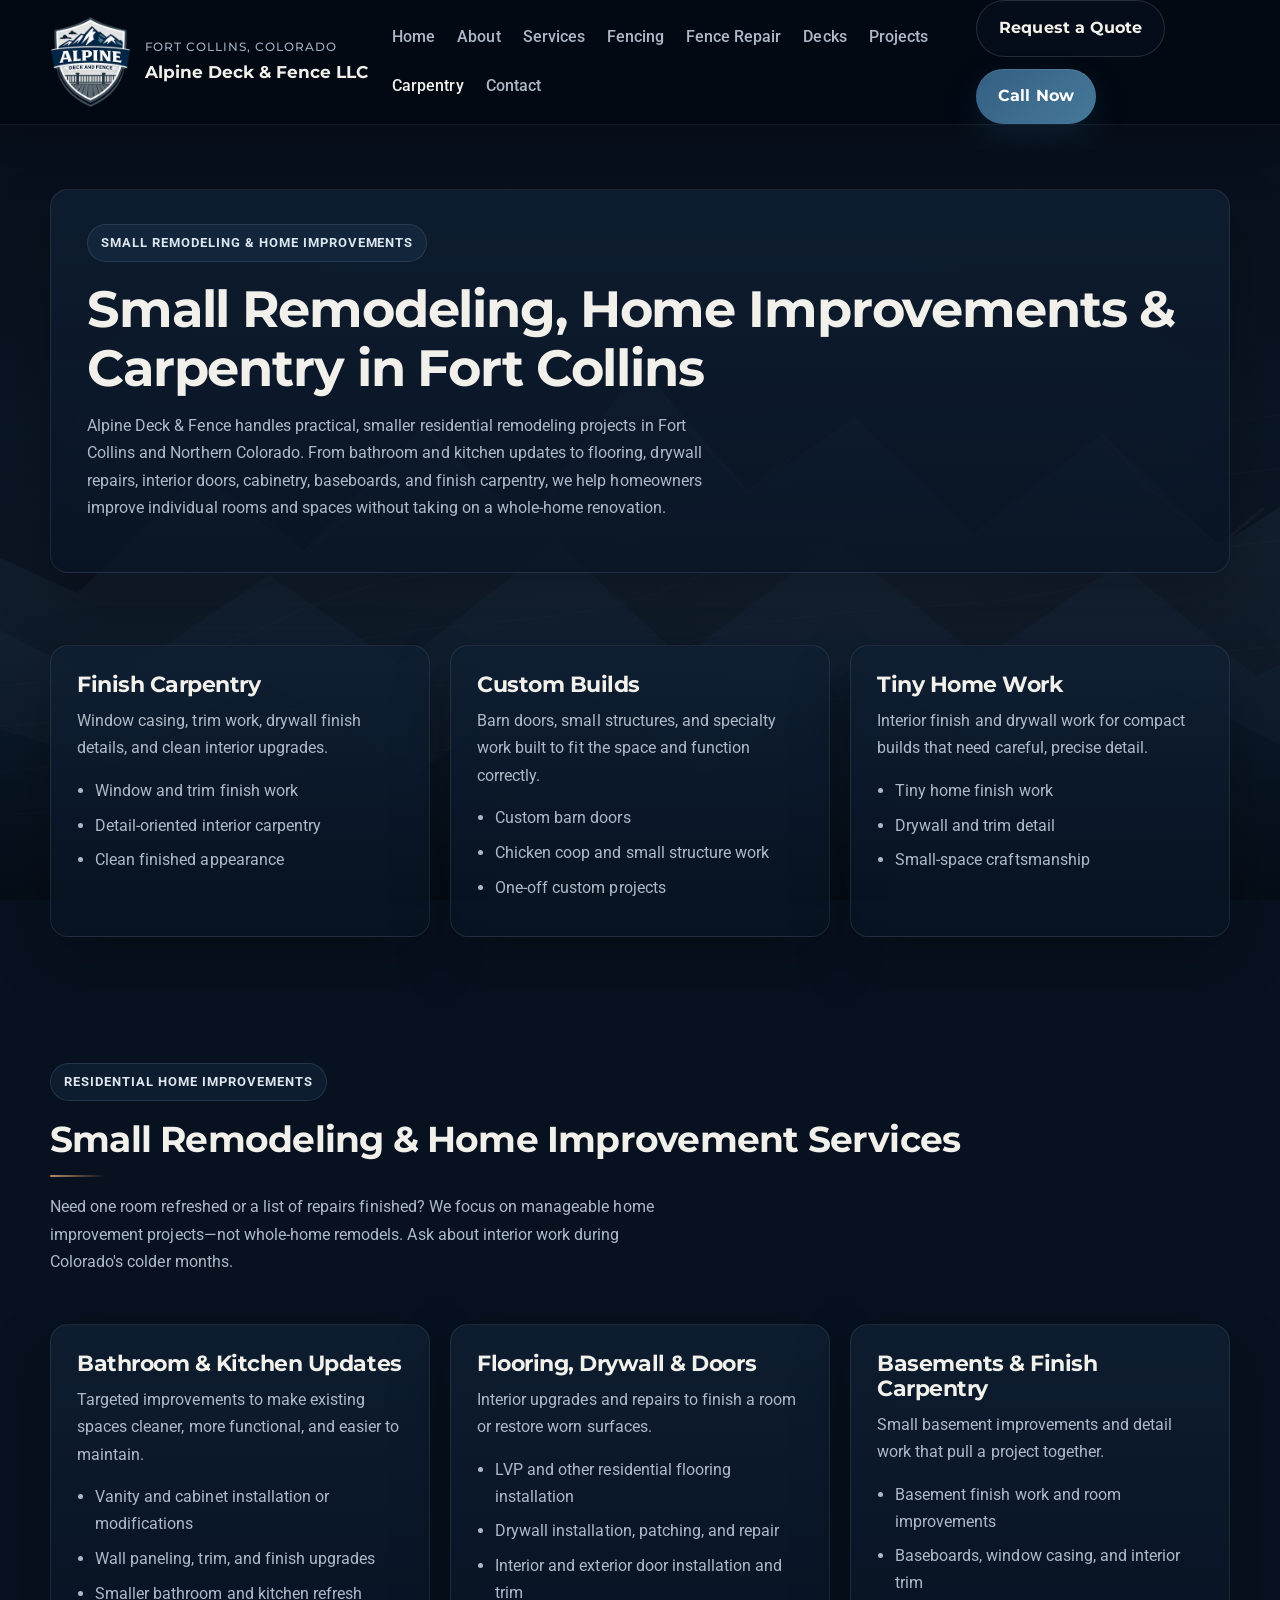
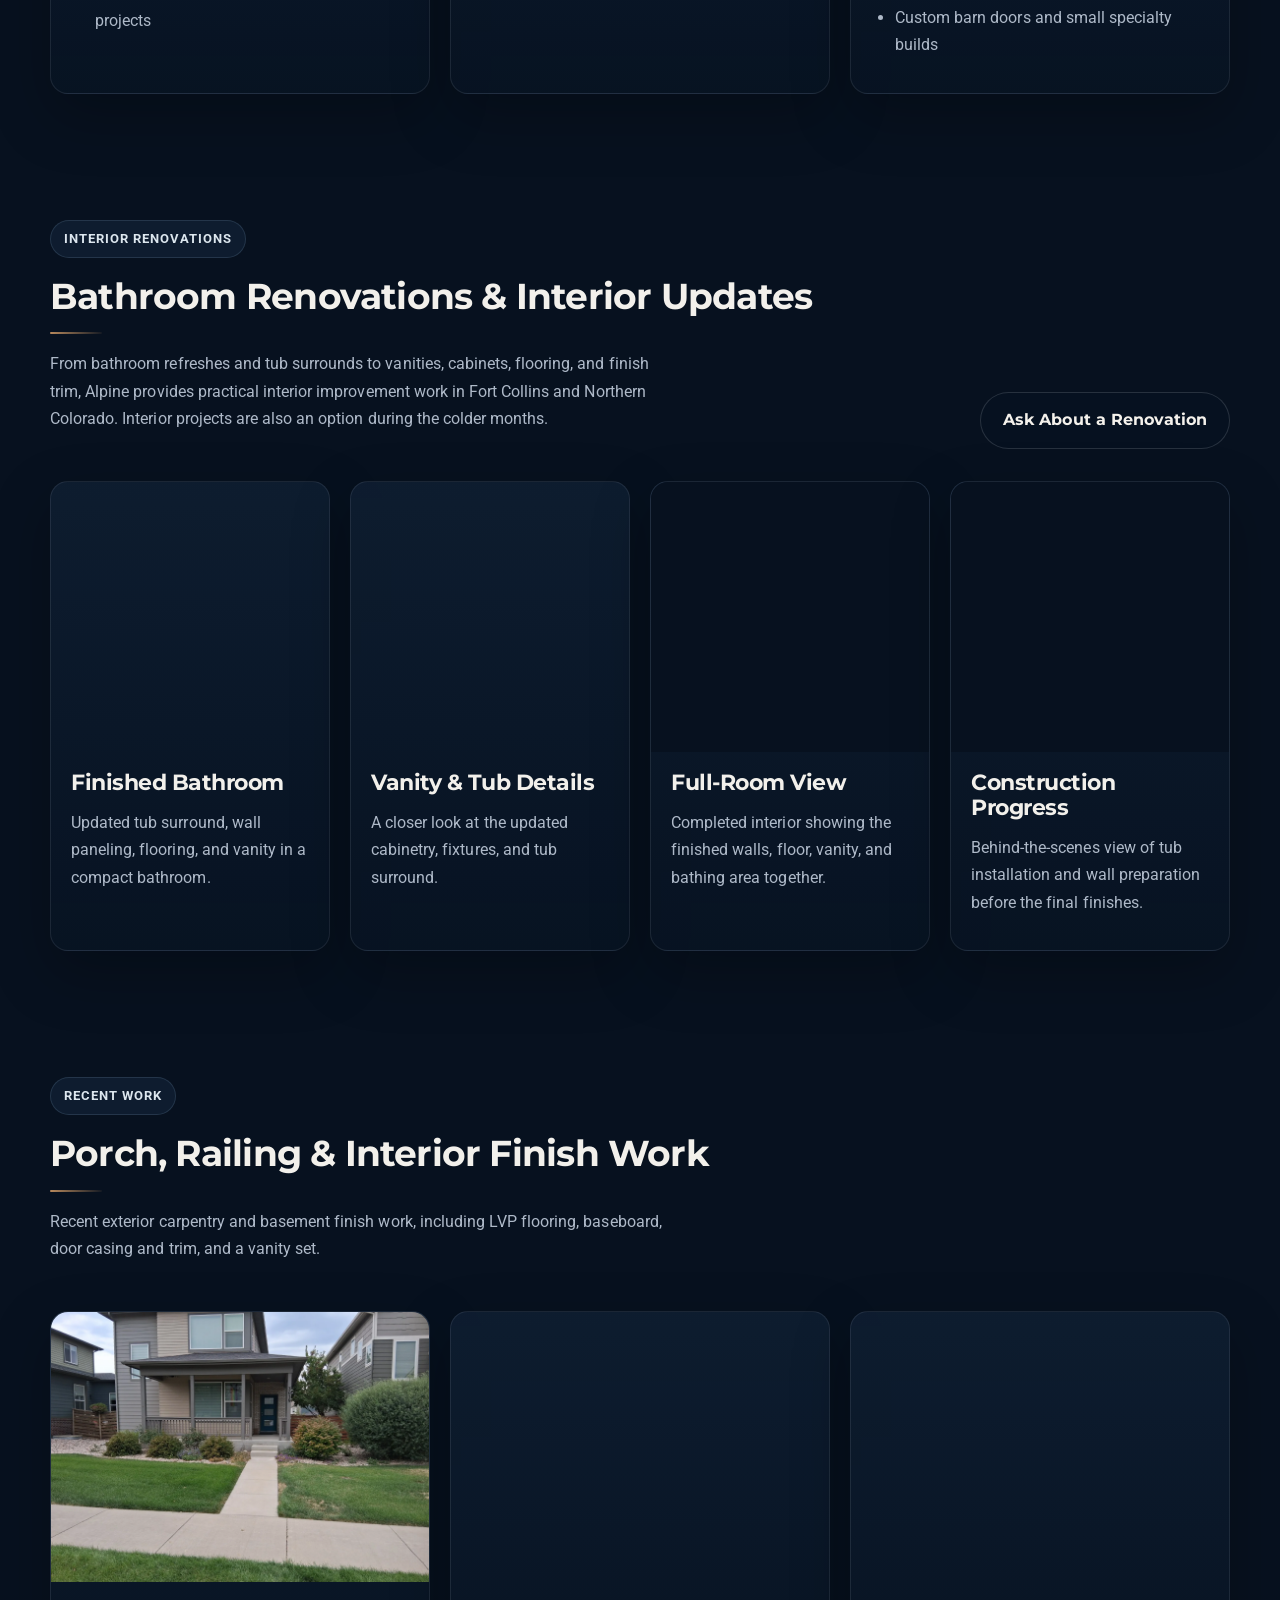
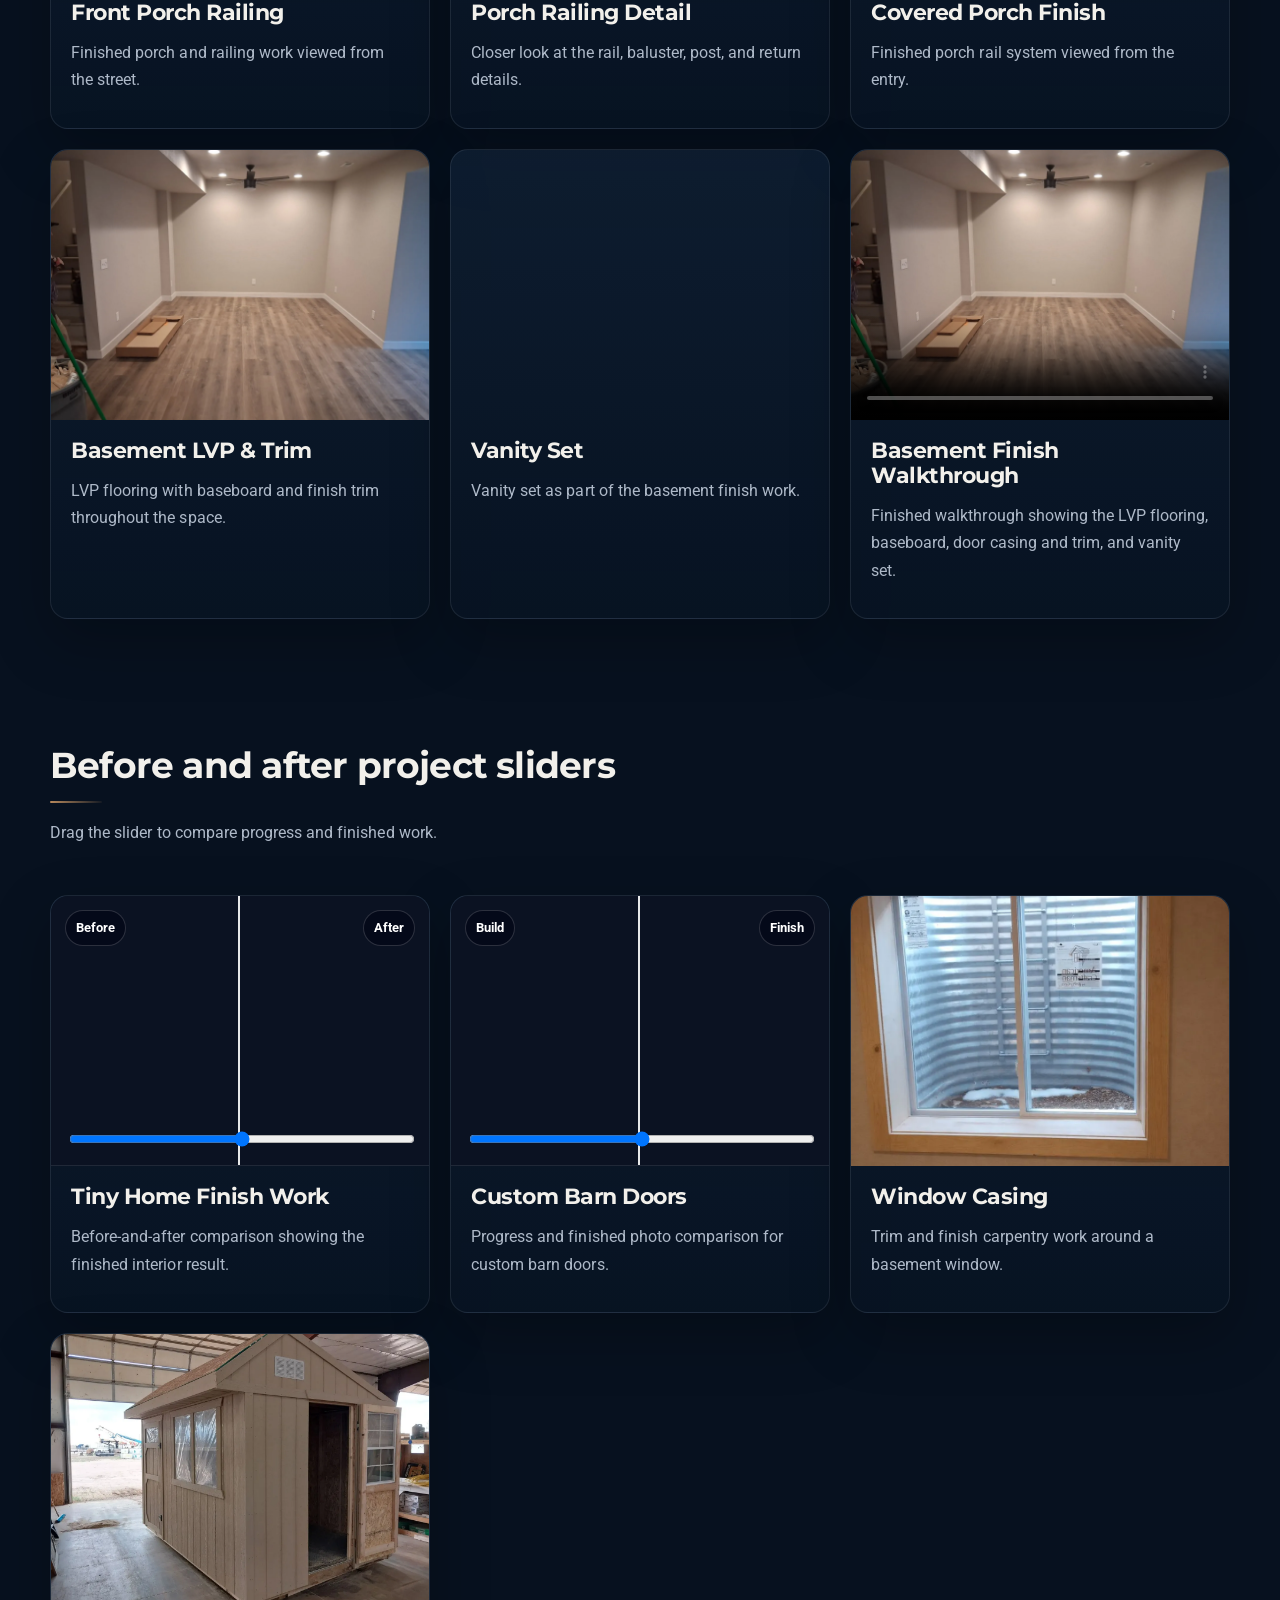
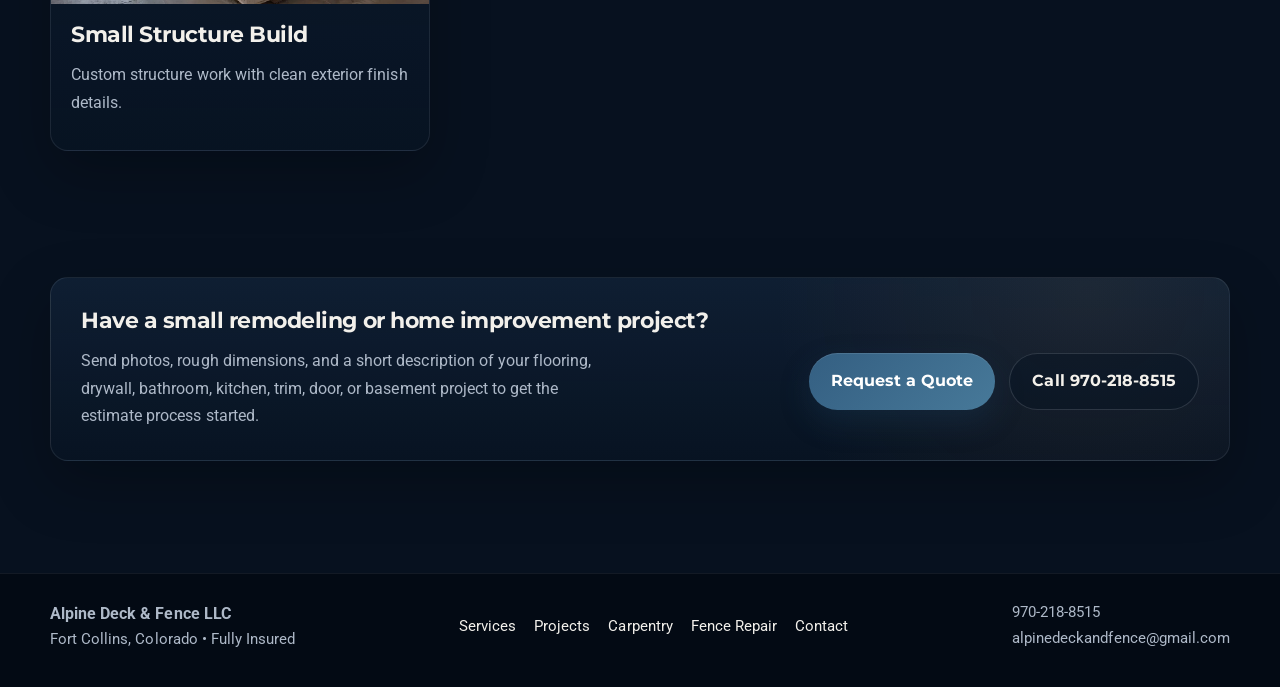
<file: carpentry.html>
<!DOCTYPE html>
<html lang="en">
<head>
  <meta charset="UTF-8">
  <meta name="viewport" content="width=device-width, initial-scale=1.0">
  <title>Small Remodeling & Carpentry Fort Collins | Alpine Deck & Fence</title>
  <meta name="description" content="Small remodeling and home improvements in Fort Collins: bathroom and kitchen updates, flooring, drywall repairs, doors, trim and basement finish work.">
  <meta name="theme-color" content="#07111f">
  <link rel="preconnect" href="https://fonts.googleapis.com">
  <link rel="preconnect" href="https://fonts.gstatic.com" crossorigin>
  <link href="https://fonts.googleapis.com/css2?family=Montserrat:wght@500;600;700;800&family=Roboto:wght@400;500;700&display=swap" rel="preload" as="style" onload="this.onload=null;this.rel='stylesheet'"><noscript><link href="https://fonts.googleapis.com/css2?family=Montserrat:wght@500;600;700;800&family=Roboto:wght@400;500;700&display=swap" rel="stylesheet"></noscript>
  <link rel="stylesheet" href="style.css?v=20260813-v19">

  <!-- ALPINE SEO START -->
  <link rel="canonical" href="https://alpinedeckandfence.com/carpentry">
  <meta name="robots" content="index,follow,max-image-preview:large,max-snippet:-1,max-video-preview:-1">
  <link rel="icon" href="favicon.png" type="image/png">
  <link rel="sitemap" type="application/xml" href="https://alpinedeckandfence.com/sitemap.xml">
  <meta property="og:locale" content="en_US">
  <meta property="og:type" content="website">
  <meta property="og:site_name" content="Alpine Deck &amp; Fence">
  <meta property="og:title" content="Small Remodeling &amp; Carpentry Fort Collins | Alpine Deck &amp; Fence">
  <meta property="og:description" content="Small remodeling and home improvements in Fort Collins: bathroom and kitchen updates, flooring, drywall repairs, doors, trim and basement finish work.">
  <meta property="og:url" content="https://alpinedeckandfence.com/carpentry">
  <meta property="og:image" content="https://alpinedeckandfence.com/images/alpine-social-share.png">
  <meta property="og:image:secure_url" content="https://alpinedeckandfence.com/images/alpine-social-share.png">
  <meta property="og:image:type" content="image/png">
  <meta property="og:image:width" content="1200">
  <meta property="og:image:height" content="630">
  <meta property="og:image:alt" content="Alpine Deck &amp; Fence LLC logo on an Alpine mountain background">
  <meta name="twitter:card" content="summary_large_image">
  <meta name="twitter:title" content="Small Remodeling &amp; Carpentry Fort Collins | Alpine Deck &amp; Fence">
  <meta name="twitter:description" content="Small remodeling and home improvements in Fort Collins: bathroom and kitchen updates, flooring, drywall repairs, doors, trim and basement finish work.">
  <meta name="twitter:image" content="https://alpinedeckandfence.com/images/alpine-social-share.png">
  <script type="application/ld+json">{"@context":"https://schema.org","@graph":[{"@type":"WebPage","@id":"https://alpinedeckandfence.com/carpentry#webpage","url":"https://alpinedeckandfence.com/carpentry","name":"Small Remodeling & Carpentry Fort Collins | Alpine Deck & Fence","headline":"Small Remodeling, Home Improvements & Carpentry in Fort Collins","description":"Small remodeling and home improvements in Fort Collins: bathroom and kitchen updates, flooring, drywall repairs, doors, trim and basement finish work.","isPartOf":{"@id":"https://alpinedeckandfence.com/#website"},"about":{"@id":"https://alpinedeckandfence.com/#business"},"primaryImageOfPage":{"@type":"ImageObject","url":"https://alpinedeckandfence.com/images/alpine-social-share.png"},"inLanguage":"en-US"},{"@type":"BreadcrumbList","@id":"https://alpinedeckandfence.com/carpentry#breadcrumb","itemListElement":[{"@type":"ListItem","position":1,"name":"Home","item":"https://alpinedeckandfence.com/"},{"@type":"ListItem","position":2,"name":"Small Remodeling & Carpentry","item":"https://alpinedeckandfence.com/carpentry"}]},{"@type":"Service","@id":"https://alpinedeckandfence.com/carpentry#service","name":"Small remodeling, home improvements and finish carpentry","serviceType":["Small residential remodeling","Bathroom and kitchen updates","Flooring installation","Drywall repair","Doors and finish carpentry","Basement improvements"],"provider":{"@id":"https://alpinedeckandfence.com/#business"},"areaServed":[{"@type":"City","name":"Fort Collins"},{"@type":"AdministrativeArea","name":"Northern Colorado"}],"url":"https://alpinedeckandfence.com/carpentry","description":"Small remodeling and home improvements in Fort Collins: bathroom and kitchen updates, flooring, drywall repairs, doors, trim and basement finish work."}]}</script>
  <!-- ALPINE SEO END -->
</head>
<body>
  <header class="topbar">
    <div class="container nav">
      <a class="brand" href="/" aria-label="Alpine Deck & Fence home">
        <img src="images/alpine-logo-nav-tight-216h.webp" alt="Alpine Deck & Fence logo" class="logo" width="189" height="216" decoding="async" fetchpriority="high">
        <div class="brand-text">
          <small>Fort Collins, Colorado</small>
          <span>Alpine Deck &amp; Fence LLC</span>
        </div>
      </a>
      <nav class="nav-links" aria-label="Main navigation">
        <a href="/">Home</a>
        <a href="/about">About</a>
        <a href="/services">Services</a>
        <a href="/fence">Fencing</a>
        <a href="/fence-repair-fort-collins">Fence Repair</a>
        <a href="/deck">Decks</a>
        <a href="/projects">Projects</a>
        <a href="/carpentry">Carpentry</a>
        <a href="/contact">Contact</a>
      </nav>
      <div class="nav-cta">
        <a class="button-outline" href="/contact">Request a Quote</a>
        <a class="button" href="tel:9702188515">Call Now</a>
      </div>
    </div>
  </header>

  <main>
    <section class="page-header">
      <div class="container">
        <div class="page-header-card">
          <div class="eyebrow">Small Remodeling &amp; Home Improvements</div>
          <h1>Small Remodeling, Home Improvements &amp; Carpentry in Fort Collins</h1>
          <p>Alpine Deck &amp; Fence handles practical, smaller residential remodeling projects in Fort Collins and Northern Colorado. From bathroom and kitchen updates to flooring, drywall repairs, interior doors, cabinetry, baseboards, and finish carpentry, we help homeowners improve individual rooms and spaces without taking on a whole-home renovation.</p>
        </div>
      </div>
    </section>

    <section>
      <div class="container grid-3">
        <article class="service-card">
          <h3>Finish Carpentry</h3>
          <p>Window casing, trim work, drywall finish details, and clean interior upgrades.</p>
          <ul>
            <li>Window and trim finish work</li>
            <li>Detail-oriented interior carpentry</li>
            <li>Clean finished appearance</li>
          </ul>
        </article>
        <article class="service-card">
          <h3>Custom Builds</h3>
          <p>Barn doors, small structures, and specialty work built to fit the space and function correctly.</p>
          <ul>
            <li>Custom barn doors</li>
            <li>Chicken coop and small structure work</li>
            <li>One-off custom projects</li>
          </ul>
        </article>
        <article class="service-card">
          <h3>Tiny Home Work</h3>
          <p>Interior finish and drywall work for compact builds that need careful, precise detail.</p>
          <ul>
            <li>Tiny home finish work</li>
            <li>Drywall and trim detail</li>
            <li>Small-space craftsmanship</li>
          </ul>
        </article>
      </div>
    </section>



    <!-- Small remodeling and home improvements share the existing carpentry URL. -->
    <section aria-labelledby="small-remodeling-heading">
      <div class="container">
        <div class="section-header">
          <div>
            <div class="eyebrow">Residential Home Improvements</div>
            <h2 id="small-remodeling-heading">Small Remodeling &amp; Home Improvement Services</h2>
            <p>Need one room refreshed or a list of repairs finished? We focus on manageable home improvement projects—not whole-home remodels. Ask about interior work during Colorado's colder months.</p>
          </div>
        </div>
        <div class="grid-3">
          <article class="service-card">
            <h3>Bathroom &amp; Kitchen Updates</h3>
            <p>Targeted improvements to make existing spaces cleaner, more functional, and easier to maintain.</p>
            <ul>
              <li>Vanity and cabinet installation or modifications</li>
              <li>Wall paneling, trim, and finish upgrades</li>
              <li>Smaller bathroom and kitchen refresh projects</li>
            </ul>
          </article>
          <article class="service-card">
            <h3>Flooring, Drywall &amp; Doors</h3>
            <p>Interior upgrades and repairs to finish a room or restore worn surfaces.</p>
            <ul>
              <li>LVP and other residential flooring installation</li>
              <li>Drywall installation, patching, and repair</li>
              <li>Interior and exterior door installation and trim</li>
            </ul>
          </article>
          <article class="service-card">
            <h3>Basements &amp; Finish Carpentry</h3>
            <p>Small basement improvements and detail work that pull a project together.</p>
            <ul>
              <li>Basement finish work and room improvements</li>
              <li>Baseboards, window casing, and interior trim</li>
              <li>Custom barn doors and small specialty builds</li>
            </ul>
          </article>
        </div>
      </div>
    </section>

    <!-- Interior renovations are part of the existing carpentry page; no new URL. -->
    <section class="recent-carpentry-section" aria-labelledby="interior-renovations-heading">
      <div class="container">
        <div class="section-header">
          <div>
            <div class="eyebrow">Interior Renovations</div>
            <h2 id="interior-renovations-heading">Bathroom Renovations &amp; Interior Updates</h2>
            <p>From bathroom refreshes and tub surrounds to vanities, cabinets, flooring, and finish trim, Alpine provides practical interior improvement work in Fort Collins and Northern Colorado. Interior projects are also an option during the colder months.</p>
          </div>
          <a class="button-outline" href="/contact">Ask About a Renovation</a>
        </div>
        <div class="grid-4">
          <article class="gallery-card">
            <img src="images/alpine-bathroom-renovation-complete-wide.webp" alt="Completed bathroom renovation with marble-look tub surround, white beadboard, dark flooring and wood vanity" width="1500" height="1125" decoding="async" loading="lazy" fetchpriority="low">
            <div class="gallery-copy">
              <h3>Finished Bathroom</h3>
              <p>Updated tub surround, wall paneling, flooring, and vanity in a compact bathroom.</p>
            </div>
          </article>
          <article class="gallery-card">
            <img src="images/alpine-bathroom-renovation-vanity-surround.webp" alt="Bathroom renovation detail showing updated tub surround and vanity cabinetry" width="1500" height="1125" decoding="async" loading="lazy" fetchpriority="low">
            <div class="gallery-copy">
              <h3>Vanity &amp; Tub Details</h3>
              <p>A closer look at the updated cabinetry, fixtures, and tub surround.</p>
            </div>
          </article>
          <article class="gallery-card">
            <img src="images/alpine-bathroom-renovation-entry-view.webp" alt="Finished small bathroom seen from entry with white beadboard, new vanity and tub surround" width="1125" height="1500" style="object-fit:contain;background:#07111f" decoding="async" loading="lazy" fetchpriority="low">
            <div class="gallery-copy">
              <h3>Full-Room View</h3>
              <p>Completed interior showing the finished walls, floor, vanity, and bathing area together.</p>
            </div>
          </article>
          <article class="gallery-card">
            <img src="images/alpine-bathroom-renovation-in-progress.webp" alt="Bathroom renovation in progress showing tub installation and wall preparation around a window" width="1125" height="1500" style="object-fit:contain;background:#07111f" decoding="async" loading="lazy" fetchpriority="low">
            <div class="gallery-copy">
              <h3>Construction Progress</h3>
              <p>Behind-the-scenes view of tub installation and wall preparation before the final finishes.</p>
            </div>
          </article>
        </div>
      </div>
    </section>

    <section class="recent-carpentry-section">
      <div class="container">
        <div class="section-header">
          <div>
            <div class="eyebrow">Recent Work</div>
            <h2>Porch, Railing &amp; Interior Finish Work</h2>
            <p>Recent exterior carpentry and basement finish work, including LVP flooring, baseboard, door casing and trim, and a vanity set.</p>
          </div>
        </div>

        <div class="gallery-grid">
          <article class="gallery-card">
            <img src="images/carpentry-front-porch-exterior.webp" alt="Finished front porch and railing work" width="1536" height="1152" decoding="async" loading="lazy" fetchpriority="low">
            <div class="gallery-copy">
              <h3>Front Porch Railing</h3>
              <p>Finished porch and railing work viewed from the street.</p>
            </div>
          </article>

          <article class="gallery-card">
            <img src="images/carpentry-front-porch-railing.webp" alt="Close view of porch railing posts and balusters" width="1536" height="1152" decoding="async" loading="lazy" fetchpriority="low">
            <div class="gallery-copy">
              <h3>Porch Railing Detail</h3>
              <p>Closer look at the rail, baluster, post, and return details.</p>
            </div>
          </article>

          <article class="gallery-card">
            <img src="images/carpentry-front-porch-walkway.webp" alt="Covered porch railing viewed from the entry" width="1536" height="1152" decoding="async" loading="lazy" fetchpriority="low">
            <div class="gallery-copy">
              <h3>Covered Porch Finish</h3>
              <p>Finished porch rail system viewed from the entry.</p>
            </div>
          </article>

          <article class="gallery-card">
            <img src="images/basement-lvp-wide.webp" alt="Finished basement LVP flooring with baseboard and trim" width="1536" height="1152" decoding="async" loading="lazy" fetchpriority="low">
            <div class="gallery-copy">
              <h3>Basement LVP &amp; Trim</h3>
              <p>LVP flooring with baseboard and finish trim throughout the space.</p>
            </div>
          </article>

          <article class="gallery-card">
            <img src="images/basement-vanity-set.webp" alt="Bathroom vanity set during basement finish work" width="1536" height="1152" decoding="async" loading="lazy" fetchpriority="low">
            <div class="gallery-copy">
              <h3>Vanity Set</h3>
              <p>Vanity set as part of the basement finish work.</p>
            </div>
          </article>

          <article class="gallery-card video-gallery-card">
            <video controls playsinline preload="metadata" poster="images/basement-lvp-wide.webp" aria-label="Basement finish walkthrough video">
              <source src="images/basement-finish-walkthrough.mp4" type="video/mp4">
              Your browser does not support HTML5 video.
            </video>
            <div class="gallery-copy">
              <h3>Basement Finish Walkthrough</h3>
              <p>Finished walkthrough showing the LVP flooring, baseboard, door casing and trim, and vanity set.</p>
            </div>
          </article>
        </div>
      </div>
    </section>

    <section>
      <div class="container">
        <div class="section-header">
          <div>
            <h2>Before and after project sliders</h2>
            <p>Drag the slider to compare progress and finished work.</p>
          </div>
        </div>

        <div class="grid-3">
          <article class="gallery-card">
            <div class="compare-card" data-compare>
              <img src="images/Tinyhomedrywall_finishwork6.webp" alt="Finished tiny home interior" class="compare-base" width="1280" height="960" decoding="async" loading="lazy" fetchpriority="low">
              <div class="compare-overlay-wrap" style="width:50%;">
                <img src="images/Tinyhomedrywall_finishwork.webp" alt="Tiny home interior before finish work" class="compare-overlay" width="1280" height="854" decoding="async" loading="lazy" fetchpriority="low">
              </div>
              <input class="compare-slider" type="range" min="0" max="100" value="50" aria-label="Tiny home before and after slider">
              <div class="compare-label left">Before</div>
              <div class="compare-label right">After</div>
            </div>
            <div class="gallery-copy">
              <h3>Tiny Home Finish Work</h3>
              <p>Before-and-after comparison showing the finished interior result.</p>
            </div>
          </article>

          <article class="gallery-card">
            <div class="compare-card" data-compare>
              <img src="images/Custombarndoors_finishwork.webp" alt="Finished custom barn doors" class="compare-base" width="1280" height="960" decoding="async" loading="lazy" fetchpriority="low">
              <div class="compare-overlay-wrap" style="width:50%;">
                <img src="images/Custombarndoors_finishwork2.webp" alt="Custom barn doors during build" class="compare-overlay" width="960" height="1280" decoding="async" loading="lazy" fetchpriority="low">
              </div>
              <input class="compare-slider" type="range" min="0" max="100" value="50" aria-label="Barn door before and after slider">
              <div class="compare-label left">Build</div>
              <div class="compare-label right">Finish</div>
            </div>
            <div class="gallery-copy">
              <h3>Custom Barn Doors</h3>
              <p>Progress and finished photo comparison for custom barn doors.</p>
            </div>
          </article>

          <article class="gallery-card">
            <img src="images/Basement_Window_casing_finish.webp" alt="Window casing finish carpentry" width="854" height="1280" decoding="async" loading="lazy" fetchpriority="low">
            <div class="gallery-copy">
              <h3>Window Casing</h3>
              <p>Trim and finish carpentry work around a basement window.</p>
            </div>
          </article>
        </div>

        <div class="gallery-grid" style="margin-top:20px;">
          <article class="gallery-card">
            <img src="images/ChickenCoop_Finishwork.webp" alt="Custom chicken coop finish work" width="1280" height="960" decoding="async" loading="lazy" fetchpriority="low">
            <div class="gallery-copy">
              <h3>Small Structure Build</h3>
              <p>Custom structure work with clean exterior finish details.</p>
            </div>
          </article>
        </div>
      </div>
    </section>

    <section>
      <div class="container">
        <div class="cta-band">
          <div>
            <h3>Have a small remodeling or home improvement project?</h3>
            <p>Send photos, rough dimensions, and a short description of your flooring, drywall, bathroom, kitchen, trim, door, or basement project to get the estimate process started.</p>
          </div>
          <div class="hero-actions">
            <a class="button" href="/contact">Request a Quote</a>
            <a class="button-outline" href="tel:9702188515">Call 970-218-8515</a>
          </div>
        </div>
      </div>
    </section>
  </main>

  <footer class="footer">
    <div class="container footer-grid">
      <div>
        <p><strong>Alpine Deck &amp; Fence LLC</strong></p>
        <p class="small">Fort Collins, Colorado • Fully Insured</p>
      </div>
      <div class="footer-links small">
        <a href="/services">Services</a>
        <a href="/projects">Projects</a>
        <a href="/carpentry">Carpentry</a>
        <a href="/fence-repair-fort-collins">Fence Repair</a>
        <a href="/contact">Contact</a>
      </div>
      <div class="small">
        <p>970-218-8515</p>
        <p>alpinedeckandfence@gmail.com</p>
      </div>
    </div>
  </footer>

  <script src="script.js?v=20260813-v19" defer></script>
</body>
</html>
</file>
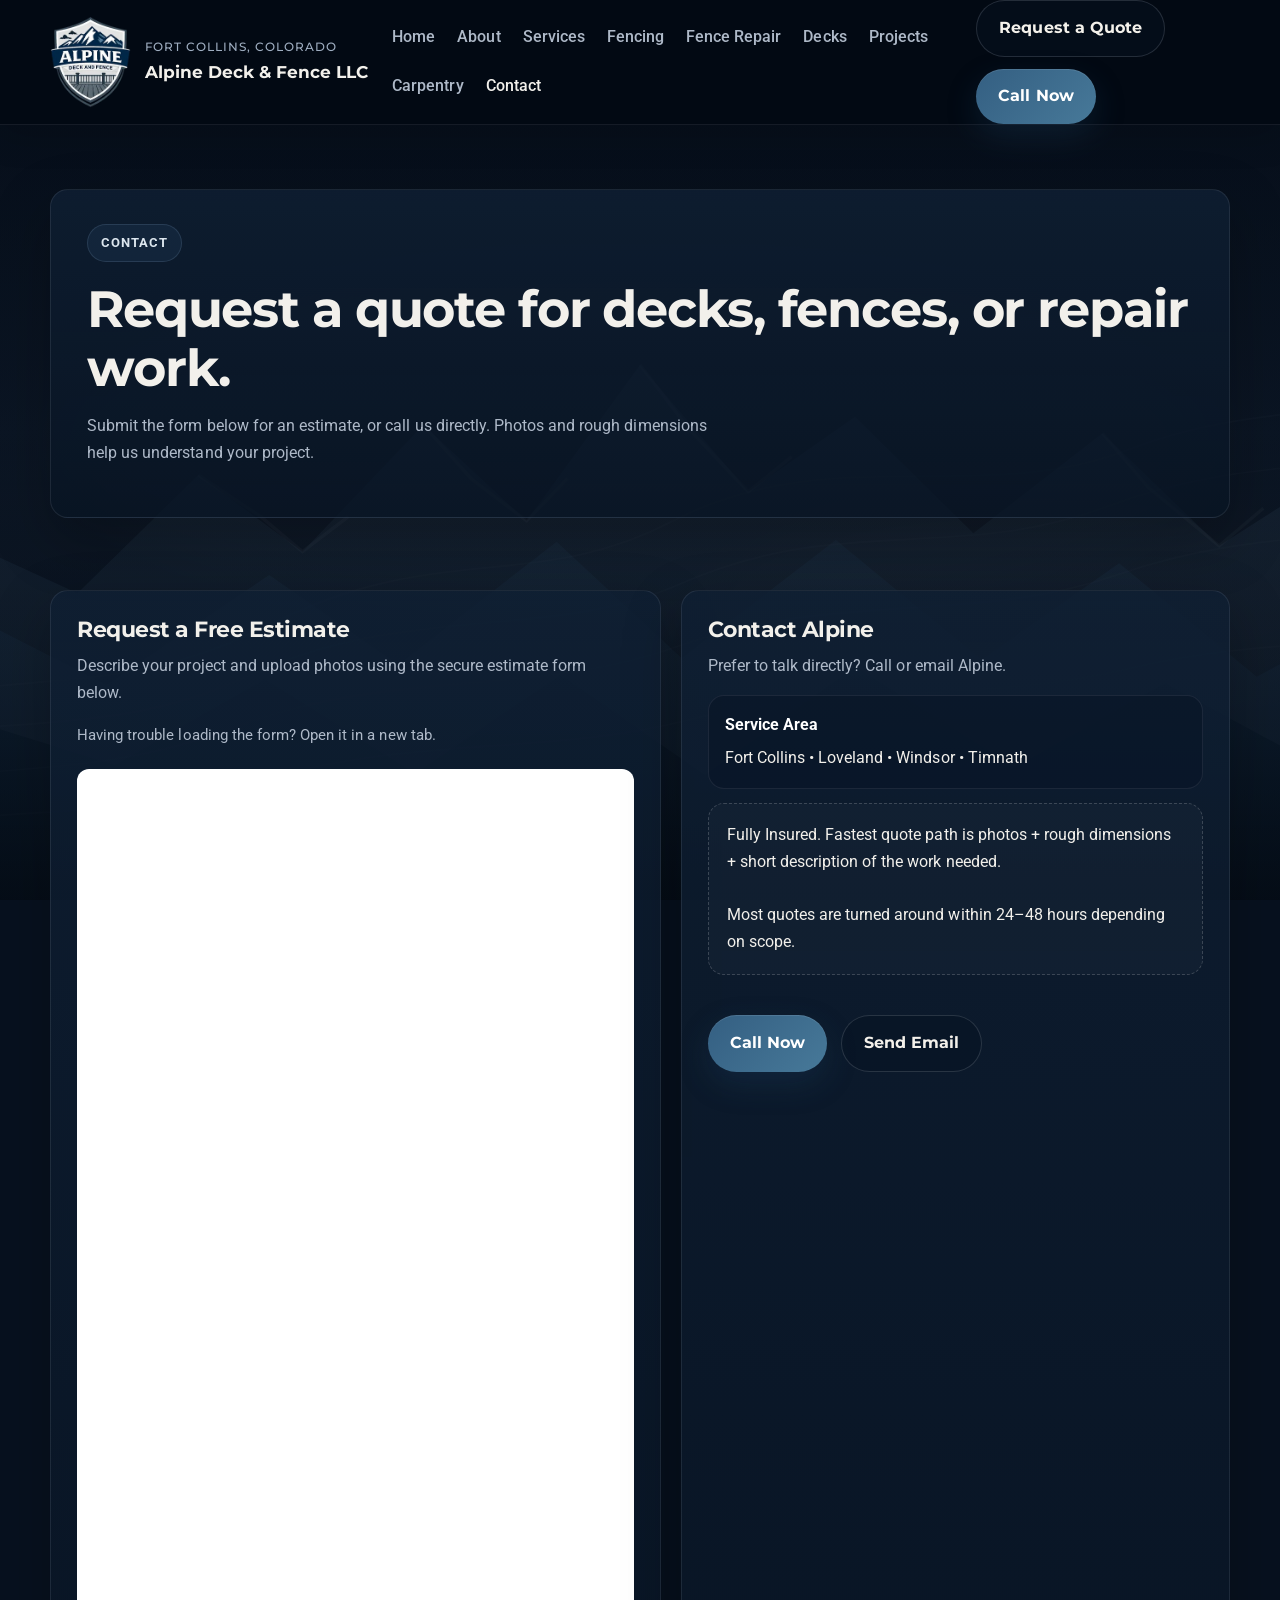
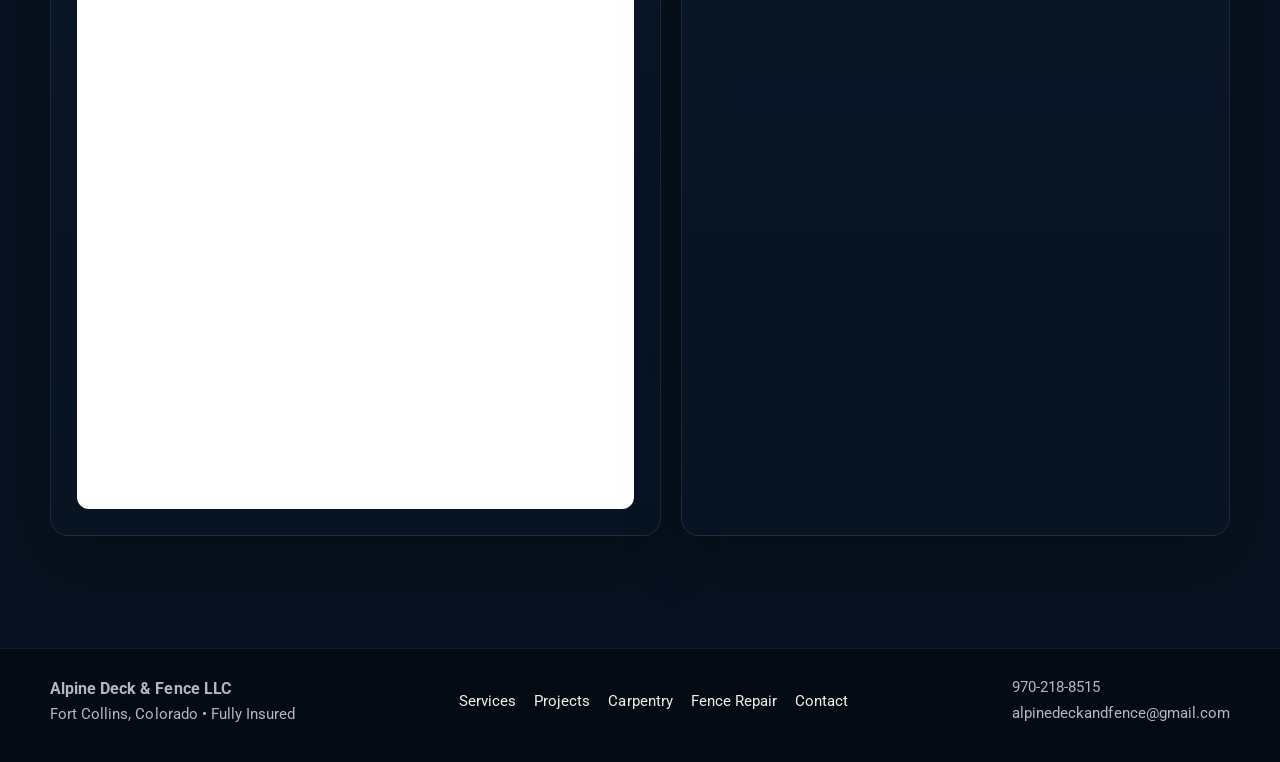
<file: contact.html>
<!DOCTYPE html>
<html lang="en">
<head>
  <meta charset="UTF-8">
  <meta name="viewport" content="width=device-width, initial-scale=1.0">
  <title>Contact Alpine Deck & Fence | Fort Collins</title>
  <meta name="description" content="Contact Alpine Deck & Fence for deck, fence, and repair estimates in Fort Collins and nearby areas.">
  <meta name="theme-color" content="#07111f">
  <link rel="preconnect" href="https://fonts.googleapis.com">
  <link rel="preconnect" href="https://fonts.gstatic.com" crossorigin>
  <link href="https://fonts.googleapis.com/css2?family=Montserrat:wght@500;600;700;800&family=Roboto:wght@400;500;700&display=swap" rel="preload" as="style" onload="this.onload=null;this.rel='stylesheet'"><noscript><link href="https://fonts.googleapis.com/css2?family=Montserrat:wght@500;600;700;800&family=Roboto:wght@400;500;700&display=swap" rel="stylesheet"></noscript>
  <link rel="stylesheet" href="style.css?v=20261103-tally">

  <!-- ALPINE SEO START -->
  <link rel="canonical" href="https://alpinedeckandfence.com/contact">
  <meta name="robots" content="index,follow,max-image-preview:large,max-snippet:-1,max-video-preview:-1">
  <link rel="icon" href="favicon.png" type="image/png">
  <link rel="sitemap" type="application/xml" href="https://alpinedeckandfence.com/sitemap.xml">
  <meta property="og:locale" content="en_US">
  <meta property="og:type" content="website">
  <meta property="og:site_name" content="Alpine Deck &amp; Fence">
  <meta property="og:title" content="Contact Alpine Deck &amp; Fence | Fort Collins">
  <meta property="og:description" content="Contact Alpine Deck &amp; Fence for deck, fence, and repair estimates in Fort Collins and nearby areas.">
  <meta property="og:url" content="https://alpinedeckandfence.com/contact">
  <meta property="og:image" content="https://alpinedeckandfence.com/images/alpine-social-share.png">
  <meta property="og:image:secure_url" content="https://alpinedeckandfence.com/images/alpine-social-share.png">
  <meta property="og:image:type" content="image/png">
  <meta property="og:image:width" content="1200">
  <meta property="og:image:height" content="630">
  <meta property="og:image:alt" content="Alpine Deck &amp; Fence LLC logo on an Alpine mountain background">
  <meta name="twitter:card" content="summary_large_image">
  <meta name="twitter:title" content="Contact Alpine Deck &amp; Fence | Fort Collins">
  <meta name="twitter:description" content="Contact Alpine Deck &amp; Fence for deck, fence, and repair estimates in Fort Collins and nearby areas.">
  <meta name="twitter:image" content="https://alpinedeckandfence.com/images/alpine-social-share.png">
  <script type="application/ld+json">{"@context":"https://schema.org","@graph":[{"@type":"ContactPage","@id":"https://alpinedeckandfence.com/contact#webpage","url":"https://alpinedeckandfence.com/contact","name":"Contact Alpine Deck & Fence | Fort Collins","headline":"Request a quote for decks, fences, or repair work.","description":"Contact Alpine Deck & Fence for deck, fence, and repair estimates in Fort Collins and nearby areas.","isPartOf":{"@id":"https://alpinedeckandfence.com/#website"},"about":{"@id":"https://alpinedeckandfence.com/#business"},"primaryImageOfPage":{"@type":"ImageObject","url":"https://alpinedeckandfence.com/images/alpine-social-share.png"},"inLanguage":"en-US"},{"@type":"BreadcrumbList","@id":"https://alpinedeckandfence.com/contact#breadcrumb","itemListElement":[{"@type":"ListItem","position":1,"name":"Home","item":"https://alpinedeckandfence.com/"},{"@type":"ListItem","position":2,"name":"Request a quote for decks, fences, or repair work.","item":"https://alpinedeckandfence.com/contact"}]}]}</script>
  <!-- ALPINE SEO END -->
</head>
<body>
  <header class="topbar">
    <div class="container nav">
      <a class="brand" href="/" aria-label="Alpine Deck & Fence home">
        <img src="images/alpine-logo-nav-tight-216h.webp" alt="Alpine Deck & Fence logo" class="logo" width="189" height="216" decoding="async" fetchpriority="high">
        <div class="brand-text">
          <small>Fort Collins, Colorado</small>
          <span>Alpine Deck &amp; Fence LLC</span>
        </div>
      </a>
      <nav class="nav-links" aria-label="Main navigation">
        <a href="/">Home</a>
        <a href="/about">About</a>
        <a href="/services">Services</a>
        <a href="/fence">Fencing</a>
        <a href="/fence-repair-fort-collins">Fence Repair</a>
        <a href="/deck">Decks</a>
        <a href="/projects">Projects</a>
        <a href="/carpentry">Carpentry</a>
        <a href="/contact">Contact</a>
      </nav>
      <div class="nav-cta">
        <a class="button-outline" href="#estimate-form">Request a Quote</a>
        <a class="button" href="tel:9702188515">Call Now</a>
      </div>
    </div>
  </header>
<main>
  <section class="page-header">
    <div class="container">
      <div class="page-header-card">
        <div class="eyebrow">Contact</div>
        <h1>Request a quote for decks, fences, or repair work.</h1>
        <p>Submit the form below for an estimate, or call us directly. Photos and rough dimensions help us understand your project.</p>
      </div>
    </div>
  </section>
  <section>
    <div class="container contact-grid">
      <article class="contact-card" id="estimate-form">
        <h3>Request a Free Estimate</h3>
        <p>Describe your project and upload photos using the secure estimate form below.</p>
        <p class="small">Having trouble loading the form? <a href="https://tally.so/r/9NBAP5" target="_blank" rel="noopener noreferrer">Open it in a new tab</a>.</p>
        <div style="background:#fff;border-radius:12px;padding:20px;margin-top:20px">
          <iframe src="https://tally.so/embed/9NBAP5?alignLeft=1&amp;hideTitle=1&amp;dynamicHeight=1" width="100%" height="1300" frameborder="0" marginheight="0" marginwidth="0" title="Alpine Deck &amp; Fence free estimate request" style="display:block;border:0;width:100%;background:#fff"></iframe>
        </div>
        <script async src="https://tally.so/widgets/embed.js"></script>
        <script>
          // Count real Tally submissions; do not count clicks or unfinished forms.
          // Tally embeds dispatch window "message" events, not CustomEvents.
          (() => {
            const publicFormId = "9NBAP5";
            let leadRecorded = false;

            window.addEventListener("message", event => {
              if (leadRecorded ||
                  (event.origin !== "https://tally.so" &&
                   event.origin !== "https://www.tally.so")) return;

              let message = event.data;
              if (typeof message === "string") {
                if (!message.includes("Tally.FormSubmitted")) return;
                try { message = JSON.parse(message); } catch (_) { return; }
              }
              if (!message || message.event !== "Tally.FormSubmitted") return;

              // The observed Alpine submission includes this form ID and fields.
              // Do not require a submission ID: Tally's runtime payload can vary.
              const submission = message.payload;
              if (!submission ||
                  submission.formId !== publicFormId ||
                  !Array.isArray(submission.fields) ||
                  !document.querySelector('iframe[src^="https://tally.so/embed/9NBAP5"]') ||
                  typeof window.gtag !== "function") return;

              leadRecorded = true;
              // Do not send names, phone numbers, emails, or form answers to GA4.
              window.gtag("event", "generate_lead", {
                form_id: publicFormId,
                form_name: "Alpine Deck & Fence Free Estimate",
                method: "Tally"
              });
            });
          })();
        </script>
      </article>
      <article class="contact-card">
        <h3>Contact Alpine</h3>
        <p>Prefer to talk directly? Call or email Alpine.</p>
        <div class="stack">
          <div class="contact-item">
            <strong>Service Area</strong>
            <span>Fort Collins • Loveland • Windsor • Timnath</span>
          </div>
          <div class="contact-note">
            Fully Insured. Fastest quote path is photos + rough dimensions + short description of the work needed.<br><br>Most quotes are turned around within 24–48 hours depending on scope.
          </div>
          <div class="hero-actions">
            <a class="button" href="tel:9702188515">Call Now</a>
            <a class="button-outline" href="mailto:alpinedeckandfence@gmail.com">Send Email</a>
          </div>
        </div>
      </article>
    </div>
  </section>
</main>
  <footer class="footer">
    <div class="container footer-grid">
      <div>
        <p><strong>Alpine Deck &amp; Fence LLC</strong></p>
        <p class="small">Fort Collins, Colorado • Fully Insured</p>
      </div>
      <div class="footer-links small">
        <a href="/services">Services</a>
        <a href="/projects">Projects</a>
        <a href="/carpentry">Carpentry</a>
        <a href="/fence-repair-fort-collins">Fence Repair</a>
        <a href="/contact">Contact</a>
      </div>
      <div class="small">
        <p>970-218-8515</p>
        <p>alpinedeckandfence@gmail.com</p>
      </div>
    </div>
  </footer>
  <script src="script.js?v=20260813-v19" defer></script>
</body>
</html>
</file>
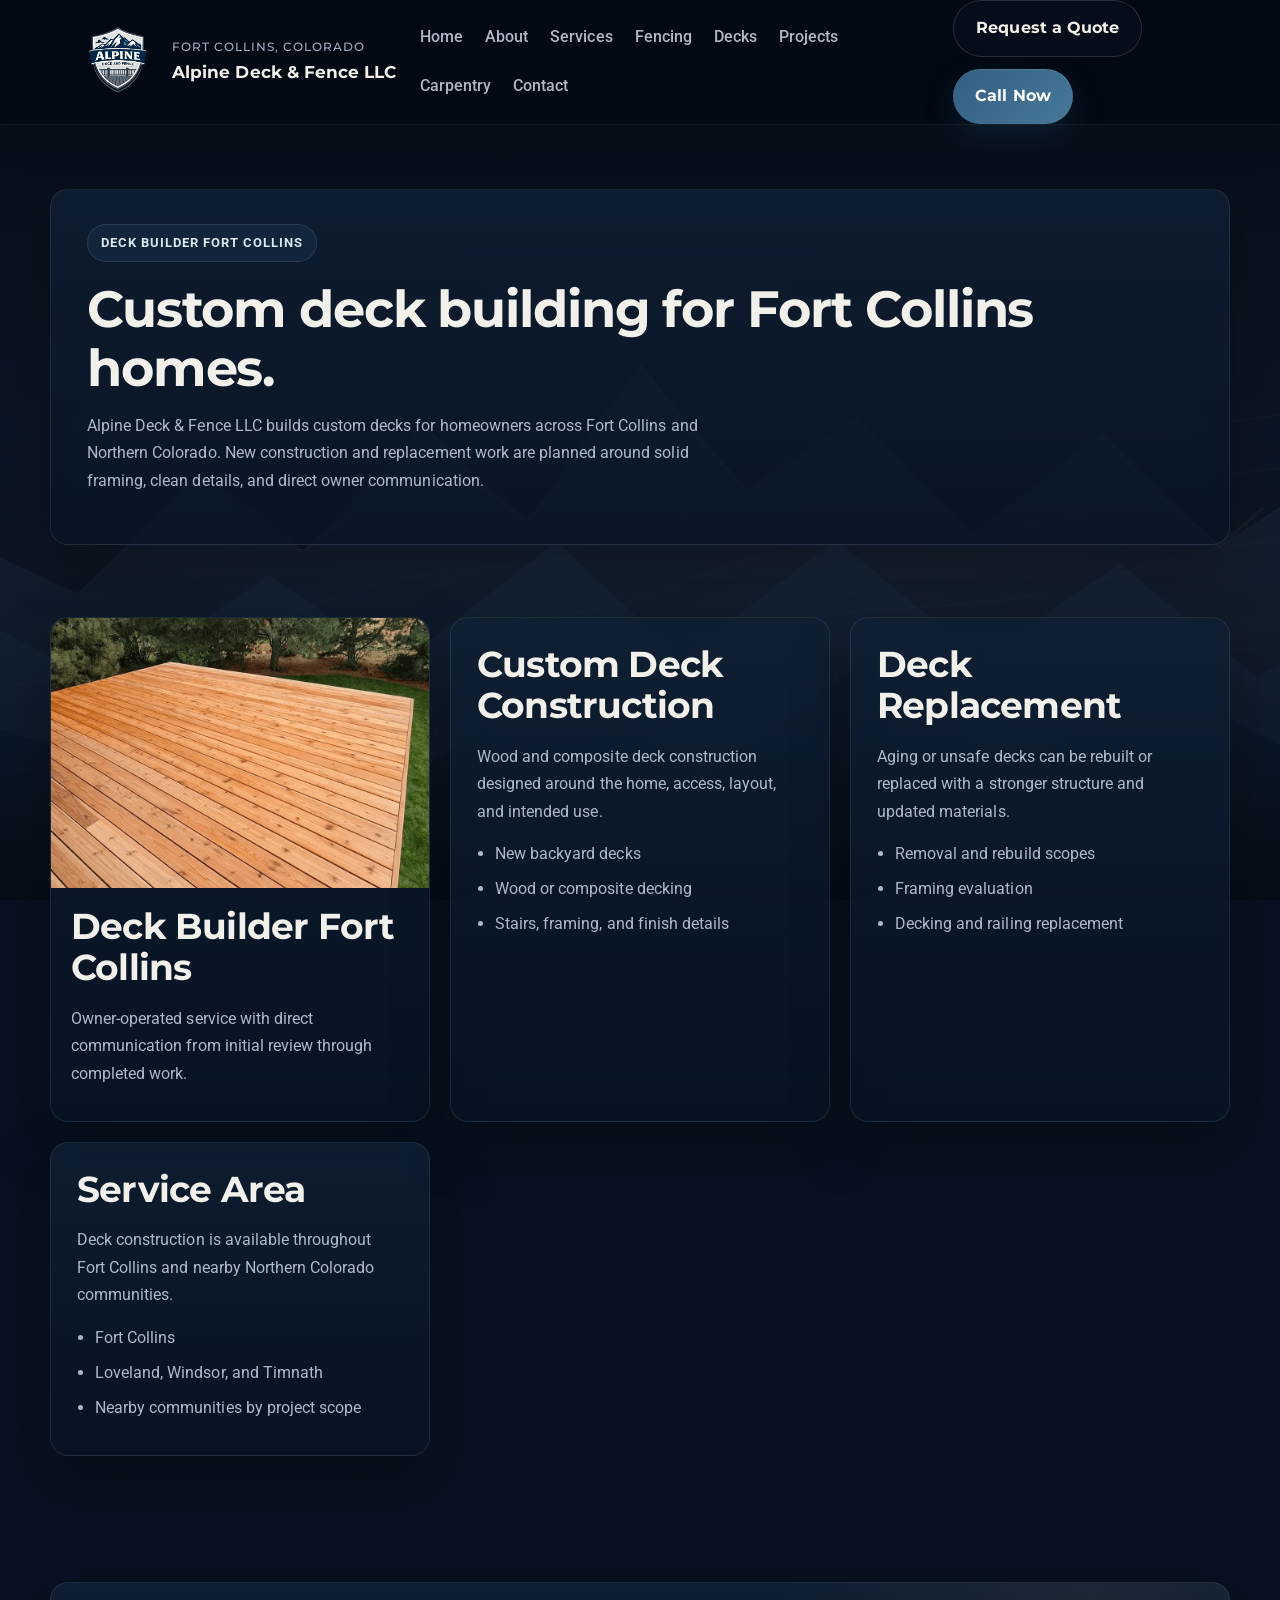
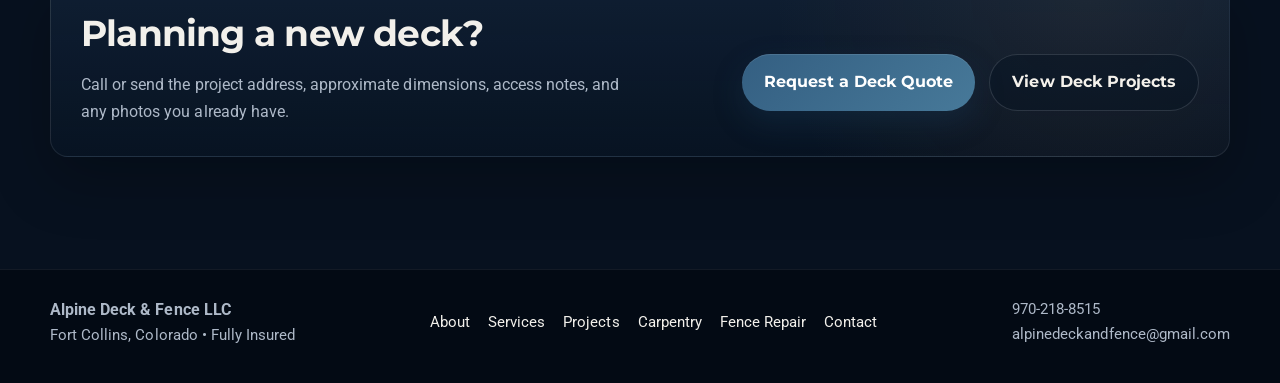
<file: deck-builder-fort-collins.html>
<!DOCTYPE html>
<html lang="en">
<head>
  <meta charset="UTF-8">
  <meta name="viewport" content="width=device-width, initial-scale=1.0">
  <title>Deck Builder Fort Collins | Alpine Deck &amp; Fence</title>
  <meta name="description" content="Custom deck building in Fort Collins and Northern Colorado, including new deck construction, framing, replacement, and exterior carpentry.">
  <meta name="theme-color" content="#07111f">
  <link rel="preconnect" href="https://fonts.googleapis.com">
  <link rel="preconnect" href="https://fonts.gstatic.com" crossorigin>
  <link href="https://fonts.googleapis.com/css2?family=Montserrat:wght@500;600;700;800&family=Roboto:wght@400;500;700&display=swap" rel="stylesheet">
  <link rel="stylesheet" href="style.css?v=20260813-v19">

  <!-- ALPINE SEO START -->
  <link rel="canonical" href="https://alpinedeckandfence.com/deck">
  <meta name="robots" content="index,follow,max-image-preview:large,max-snippet:-1,max-video-preview:-1">
  <link rel="icon" href="favicon.png" type="image/png">
  <link rel="sitemap" type="application/xml" href="https://alpinedeckandfence.com/sitemap.xml">
  <meta property="og:locale" content="en_US">
  <meta property="og:type" content="website">
  <meta property="og:site_name" content="Alpine Deck &amp; Fence">
  <meta property="og:title" content="Deck Builder Fort Collins | Alpine Deck &amp; Fence">
  <meta property="og:description" content="Custom deck building in Fort Collins and Northern Colorado, including new deck construction, framing, replacement, and exterior carpentry.">
  <meta property="og:url" content="https://alpinedeckandfence.com/deck">
  <meta property="og:image" content="https://alpinedeckandfence.com/images/alpine-social-share.png">
  <meta property="og:image:secure_url" content="https://alpinedeckandfence.com/images/alpine-social-share.png">
  <meta property="og:image:type" content="image/png">
  <meta property="og:image:width" content="1200">
  <meta property="og:image:height" content="630">
  <meta property="og:image:alt" content="Alpine Deck &amp; Fence LLC logo on an Alpine mountain background">
  <meta name="twitter:card" content="summary_large_image">
  <meta name="twitter:title" content="Deck Builder Fort Collins | Alpine Deck &amp; Fence">
  <meta name="twitter:description" content="Custom deck building in Fort Collins and Northern Colorado, including new deck construction, framing, replacement, and exterior carpentry.">
  <meta name="twitter:image" content="https://alpinedeckandfence.com/images/alpine-social-share.png">
  <script type="application/ld+json">{"@context":"https://schema.org","@graph":[{"@type":"WebPage","@id":"https://alpinedeckandfence.com/deck#webpage","url":"https://alpinedeckandfence.com/deck","name":"Deck Builder Fort Collins | Alpine Deck & Fence","headline":"Custom deck building for Fort Collins homes.","description":"Custom deck building in Fort Collins and Northern Colorado, including new deck construction, framing, replacement, and exterior carpentry.","isPartOf":{"@id":"https://alpinedeckandfence.com/#website"},"about":{"@id":"https://alpinedeckandfence.com/#business"},"primaryImageOfPage":{"@type":"ImageObject","url":"https://alpinedeckandfence.com/images/alpine-social-share.png"},"inLanguage":"en-US"},{"@type":"BreadcrumbList","@id":"https://alpinedeckandfence.com/deck#breadcrumb","itemListElement":[{"@type":"ListItem","position":1,"name":"Home","item":"https://alpinedeckandfence.com/"},{"@type":"ListItem","position":2,"name":"Custom deck building for Fort Collins homes.","item":"https://alpinedeckandfence.com/deck"}]},{"@type":"Service","@id":"https://alpinedeckandfence.com/deck#service","name":"Custom deck building","serviceType":"Custom deck building","provider":{"@id":"https://alpinedeckandfence.com/#business"},"areaServed":[{"@type":"City","name":"Fort Collins"},{"@type":"AdministrativeArea","name":"Northern Colorado"}],"url":"https://alpinedeckandfence.com/deck","description":"Custom deck building in Fort Collins and Northern Colorado, including new deck construction, framing, replacement, and exterior carpentry."}]}</script>
  <!-- ALPINE SEO END -->
</head>
<body>
  <header class="topbar">
    <div class="container nav">
      <a class="brand" href="/" aria-label="Alpine Deck &amp; Fence home">
        <img src="images/logo.png" alt="Alpine Deck &amp; Fence logo" class="logo" width="1605" height="1364" decoding="async" fetchpriority="high">
        <div class="brand-text">
          <small>Fort Collins, Colorado</small>
          <span>Alpine Deck &amp; Fence LLC</span>
        </div>
      </a>
      <nav class="nav-links" aria-label="Main navigation">
        <a href="/">Home</a>
        <a href="/about">About</a>
        <a href="/services">Services</a>
        <a href="/fence">Fencing</a>
        <a href="/deck">Decks</a>
        <a href="/projects">Projects</a>
        <a href="/carpentry">Carpentry</a>
        <a href="/contact">Contact</a>
      </nav>
      <div class="nav-cta">
        <a class="button-outline" href="/contact">Request a Quote</a>
        <a class="button" href="tel:9702188515">Call Now</a>
      </div>
    </div>
  </header>
<main>
  <section class="page-header">
    <div class="container">
      <div class="page-header-card">
        <div class="eyebrow">Deck Builder Fort Collins</div>
        <h1>Custom deck building for Fort Collins homes.</h1>
        <p>Alpine Deck &amp; Fence LLC builds custom decks for homeowners across Fort Collins and Northern Colorado. New construction and replacement work are planned around solid framing, clean details, and direct owner communication.</p>
      </div>
    </div>
  </section>
  <section>
    <div class="container grid-3">
      <article class="gallery-card">
        <img src="images/alpine-hero-deck-fort-collins.webp" alt="Custom deck construction in Fort Collins" loading="eager" decoding="async" fetchpriority="high">
        <div class="gallery-copy">
          <h2>Deck Builder Fort Collins</h2>
          <p>Owner-operated service with direct communication from initial review through completed work.</p>
        </div>
      </article>
      <article class="service-card">
        <h2>Custom Deck Construction</h2>
        <p>Wood and composite deck construction designed around the home, access, layout, and intended use.</p>
        <ul>
          <li>New backyard decks</li>
          <li>Wood or composite decking</li>
          <li>Stairs, framing, and finish details</li>
        </ul>
      </article>
      <article class="service-card">
        <h2>Deck Replacement</h2>
        <p>Aging or unsafe decks can be rebuilt or replaced with a stronger structure and updated materials.</p>
        <ul>
          <li>Removal and rebuild scopes</li>
          <li>Framing evaluation</li>
          <li>Decking and railing replacement</li>
        </ul>
      </article>
      <article class="service-card">
        <h2>Service Area</h2>
        <p>Deck construction is available throughout Fort Collins and nearby Northern Colorado communities.</p>
        <ul>
          <li>Fort Collins</li>
          <li>Loveland, Windsor, and Timnath</li>
          <li>Nearby communities by project scope</li>
        </ul>
      </article>
    </div>
  </section>
  <section>
    <div class="container cta-band">
      <div>
        <h2>Planning a new deck?</h2>
        <p>Call or send the project address, approximate dimensions, access notes, and any photos you already have.</p>
      </div>
      <div class="hero-actions">
        <a class="button" href="/contact">Request a Deck Quote</a>
        <a class="button-outline" href="/deck">View Deck Projects</a>
      </div>
    </div>
  </section>
</main>
  <footer class="footer">
    <div class="container footer-grid">
      <div>
        <p><strong>Alpine Deck &amp; Fence LLC</strong></p>
        <p class="small">Fort Collins, Colorado • Fully Insured</p>
      </div>
      <div class="footer-links small">
        <a href="/about">About</a>
        <a href="/services">Services</a>
        <a href="/projects">Projects</a>
        <a href="/carpentry">Carpentry</a>
        <a href="/fence-repair-fort-collins">Fence Repair</a>
        <a href="/contact">Contact</a>
      </div>
      <div class="small">
        <p><a href="tel:9702188515">970-218-8515</a></p>
        <p><a href="mailto:alpinedeckandfence@gmail.com">alpinedeckandfence@gmail.com</a></p>
      </div>
    </div>
  </footer>
  <script src="script.js?v=20260813-v19" defer></script>
</body>
</html>
</file>
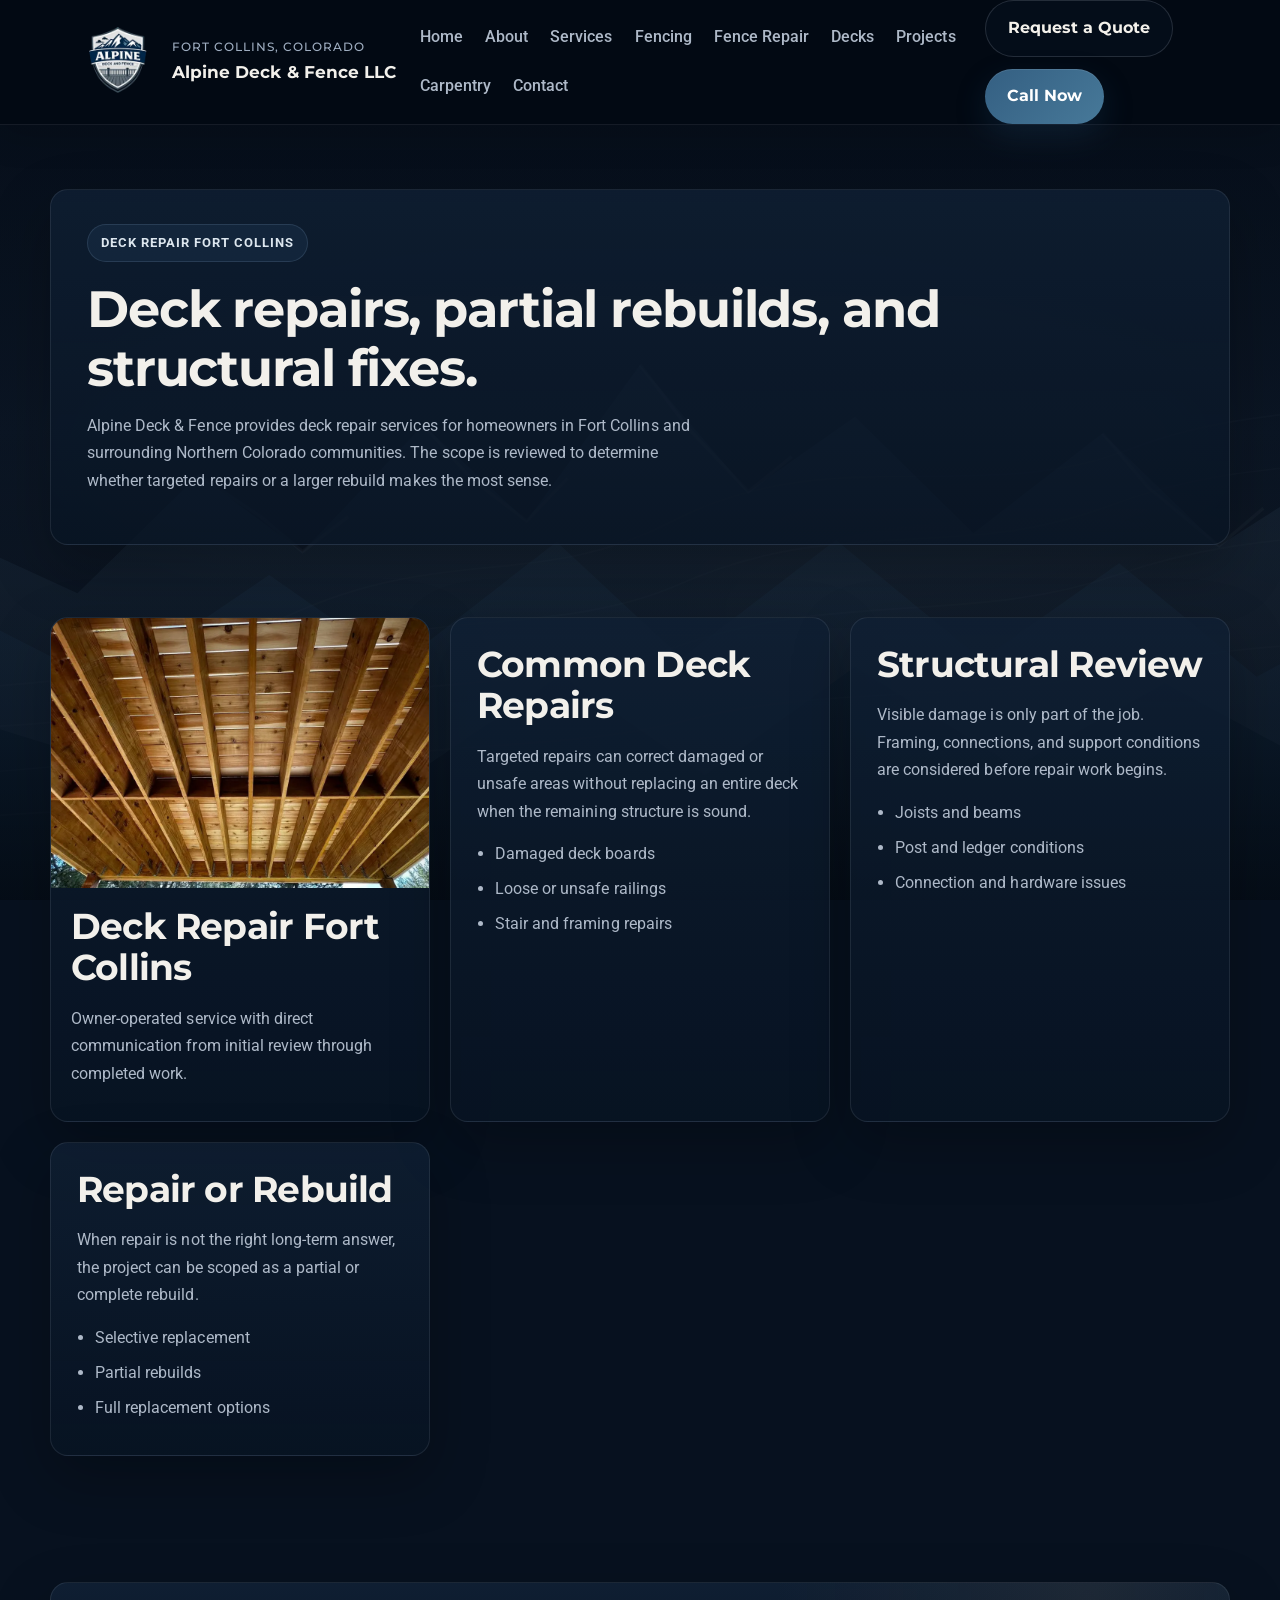
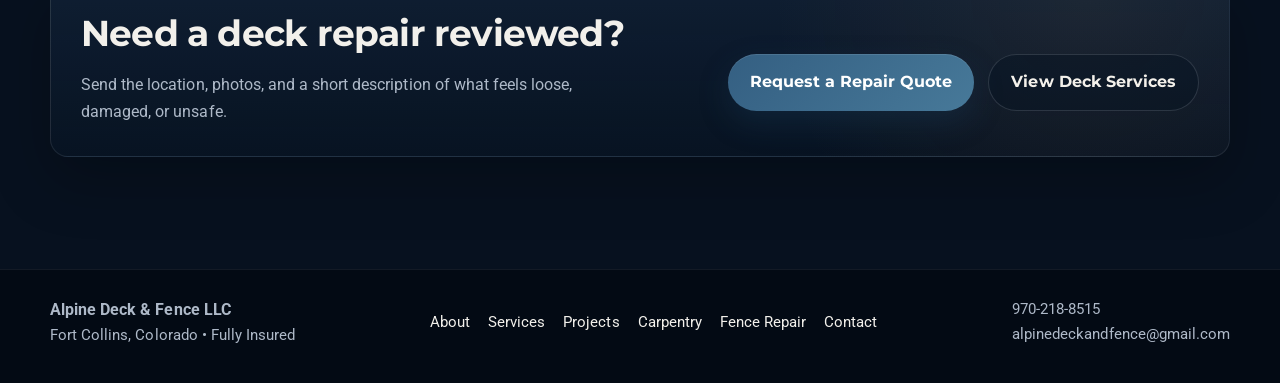
<file: deck-repair-fort-collins.html>
<!DOCTYPE html>
<html lang="en">
<head>
  <meta charset="UTF-8">
  <meta name="viewport" content="width=device-width, initial-scale=1.0">
  <title>Deck Repair Fort Collins, CO | Alpine Deck &amp; Fence</title>
  <meta name="description" content="Deck repair in Fort Collins, CO for damaged boards, framing, railings, stairs, structural issues, and partial deck rebuilds.">
  <meta name="theme-color" content="#07111f">
  <link rel="preconnect" href="https://fonts.googleapis.com">
  <link rel="preconnect" href="https://fonts.gstatic.com" crossorigin>
  <link href="https://fonts.googleapis.com/css2?family=Montserrat:wght@500;600;700;800&family=Roboto:wght@400;500;700&display=swap" rel="preload" as="style" onload="this.onload=null;this.rel='stylesheet'"><noscript><link href="https://fonts.googleapis.com/css2?family=Montserrat:wght@500;600;700;800&family=Roboto:wght@400;500;700&display=swap" rel="stylesheet"></noscript>
  <link rel="stylesheet" href="style.css?v=20260813-v19">

  <!-- ALPINE SEO START -->
  <link rel="canonical" href="https://alpinedeckandfence.com/deck-repair-fort-collins">
  <meta name="robots" content="index,follow,max-image-preview:large,max-snippet:-1,max-video-preview:-1">
  <link rel="icon" href="favicon.png" type="image/png">
  <link rel="sitemap" type="application/xml" href="https://alpinedeckandfence.com/sitemap.xml">
  <meta property="og:locale" content="en_US">
  <meta property="og:type" content="website">
  <meta property="og:site_name" content="Alpine Deck &amp; Fence">
  <meta property="og:title" content="Deck Repair Fort Collins, CO | Alpine Deck &amp; Fence">
  <meta property="og:description" content="Deck repair in Fort Collins, CO for damaged boards, framing, railings, stairs, structural issues, and partial deck rebuilds.">
  <meta property="og:url" content="https://alpinedeckandfence.com/deck-repair-fort-collins">
  <meta property="og:image" content="https://alpinedeckandfence.com/images/alpine-social-share.png">
  <meta property="og:image:secure_url" content="https://alpinedeckandfence.com/images/alpine-social-share.png">
  <meta property="og:image:type" content="image/png">
  <meta property="og:image:width" content="1200">
  <meta property="og:image:height" content="630">
  <meta property="og:image:alt" content="Alpine Deck &amp; Fence LLC logo on an Alpine mountain background">
  <meta name="twitter:card" content="summary_large_image">
  <meta name="twitter:title" content="Deck Repair Fort Collins, CO | Alpine Deck &amp; Fence">
  <meta name="twitter:description" content="Deck repair in Fort Collins, CO for damaged boards, framing, railings, stairs, structural issues, and partial deck rebuilds.">
  <meta name="twitter:image" content="https://alpinedeckandfence.com/images/alpine-social-share.png">
  <script type="application/ld+json">{"@context":"https://schema.org","@graph":[{"@type":"WebPage","@id":"https://alpinedeckandfence.com/deck-repair-fort-collins#webpage","url":"https://alpinedeckandfence.com/deck-repair-fort-collins","name":"Deck Repair Fort Collins, CO | Alpine Deck & Fence","headline":"Deck repairs, partial rebuilds, and structural fixes.","description":"Deck repair in Fort Collins, CO for damaged boards, framing, railings, stairs, structural issues, and partial deck rebuilds.","isPartOf":{"@id":"https://alpinedeckandfence.com/#website"},"about":{"@id":"https://alpinedeckandfence.com/#business"},"primaryImageOfPage":{"@type":"ImageObject","url":"https://alpinedeckandfence.com/images/alpine-social-share.png"},"inLanguage":"en-US"},{"@type":"BreadcrumbList","@id":"https://alpinedeckandfence.com/deck-repair-fort-collins#breadcrumb","itemListElement":[{"@type":"ListItem","position":1,"name":"Home","item":"https://alpinedeckandfence.com/"},{"@type":"ListItem","position":2,"name":"Deck repairs, partial rebuilds, and structural fixes.","item":"https://alpinedeckandfence.com/deck-repair-fort-collins"}]},{"@type":"Service","@id":"https://alpinedeckandfence.com/deck-repair-fort-collins#service","name":"Deck repair","serviceType":"Deck repair","provider":{"@id":"https://alpinedeckandfence.com/#business"},"areaServed":[{"@type":"City","name":"Fort Collins"},{"@type":"AdministrativeArea","name":"Northern Colorado"}],"url":"https://alpinedeckandfence.com/deck-repair-fort-collins","description":"Deck repair in Fort Collins, CO for damaged boards, framing, railings, stairs, structural issues, and partial deck rebuilds."}]}</script>
  <!-- ALPINE SEO END -->
</head>
<body>
  <header class="topbar">
    <div class="container nav">
      <a class="brand" href="/" aria-label="Alpine Deck &amp; Fence home">
        <img src="images/alpine-logo-nav-original-padding-216h.webp" alt="Alpine Deck &amp; Fence logo" class="logo" width="254" height="216" decoding="async" fetchpriority="high">
        <div class="brand-text">
          <small>Fort Collins, Colorado</small>
          <span>Alpine Deck &amp; Fence LLC</span>
        </div>
      </a>
      <nav class="nav-links" aria-label="Main navigation">
        <a href="/">Home</a>
        <a href="/about">About</a>
        <a href="/services">Services</a>
        <a href="/fence">Fencing</a>
        <a href="/fence-repair-fort-collins">Fence Repair</a>
        <a href="/deck">Decks</a>
        <a href="/projects">Projects</a>
        <a href="/carpentry">Carpentry</a>
        <a href="/contact">Contact</a>
      </nav>
      <div class="nav-cta">
        <a class="button-outline" href="/contact#estimate-form">Request a Quote</a>
        <a class="button" href="tel:9702188515">Call Now</a>
      </div>
    </div>
  </header>
<main>
  <section class="page-header">
    <div class="container">
      <div class="page-header-card">
        <div class="eyebrow">Deck Repair Fort Collins</div>
        <h1>Deck repairs, partial rebuilds, and structural fixes.</h1>
        <p>Alpine Deck &amp; Fence provides deck repair services for homeowners in Fort Collins and surrounding Northern Colorado communities. The scope is reviewed to determine whether targeted repairs or a larger rebuild makes the most sense.</p>
      </div>
    </div>
  </section>
  <section>
    <div class="container grid-3">
      <article class="gallery-card">
        <img src="images/custom-deck-fort-collins-02.webp" alt="Deck framing and repair work in Fort Collins" loading="eager" decoding="async" fetchpriority="high">
        <div class="gallery-copy">
          <h2>Deck Repair Fort Collins</h2>
          <p>Owner-operated service with direct communication from initial review through completed work.</p>
        </div>
      </article>
      <article class="service-card">
        <h2>Common Deck Repairs</h2>
        <p>Targeted repairs can correct damaged or unsafe areas without replacing an entire deck when the remaining structure is sound.</p>
        <ul>
          <li>Damaged deck boards</li>
          <li>Loose or unsafe railings</li>
          <li>Stair and framing repairs</li>
        </ul>
      </article>
      <article class="service-card">
        <h2>Structural Review</h2>
        <p>Visible damage is only part of the job. Framing, connections, and support conditions are considered before repair work begins.</p>
        <ul>
          <li>Joists and beams</li>
          <li>Post and ledger conditions</li>
          <li>Connection and hardware issues</li>
        </ul>
      </article>
      <article class="service-card">
        <h2>Repair or Rebuild</h2>
        <p>When repair is not the right long-term answer, the project can be scoped as a partial or complete rebuild.</p>
        <ul>
          <li>Selective replacement</li>
          <li>Partial rebuilds</li>
          <li>Full replacement options</li>
        </ul>
      </article>
    </div>
  </section>
  <section>
    <div class="container cta-band">
      <div>
        <h2>Need a deck repair reviewed?</h2>
        <p>Send the location, photos, and a short description of what feels loose, damaged, or unsafe.</p>
      </div>
      <div class="hero-actions">
        <a class="button" href="/contact#estimate-form">Request a Repair Quote</a>
        <a class="button-outline" href="/deck">View Deck Services</a>
      </div>
    </div>
  </section>
</main>
  <footer class="footer">
    <div class="container footer-grid">
      <div>
        <p><strong>Alpine Deck &amp; Fence LLC</strong></p>
        <p class="small">Fort Collins, Colorado • Fully Insured</p>
      </div>
      <div class="footer-links small">
        <a href="/about">About</a>
        <a href="/services">Services</a>
        <a href="/projects">Projects</a>
        <a href="/carpentry">Carpentry</a>
        <a href="/fence-repair-fort-collins">Fence Repair</a>
        <a href="/contact">Contact</a>
      </div>
      <div class="small">
        <p><a href="tel:9702188515">970-218-8515</a></p>
        <p><a href="mailto:alpinedeckandfence@gmail.com">alpinedeckandfence@gmail.com</a></p>
      </div>
    </div>
  </footer>
  <script src="script.js?v=20260813-v19" defer></script>
</body>
</html>
</file>
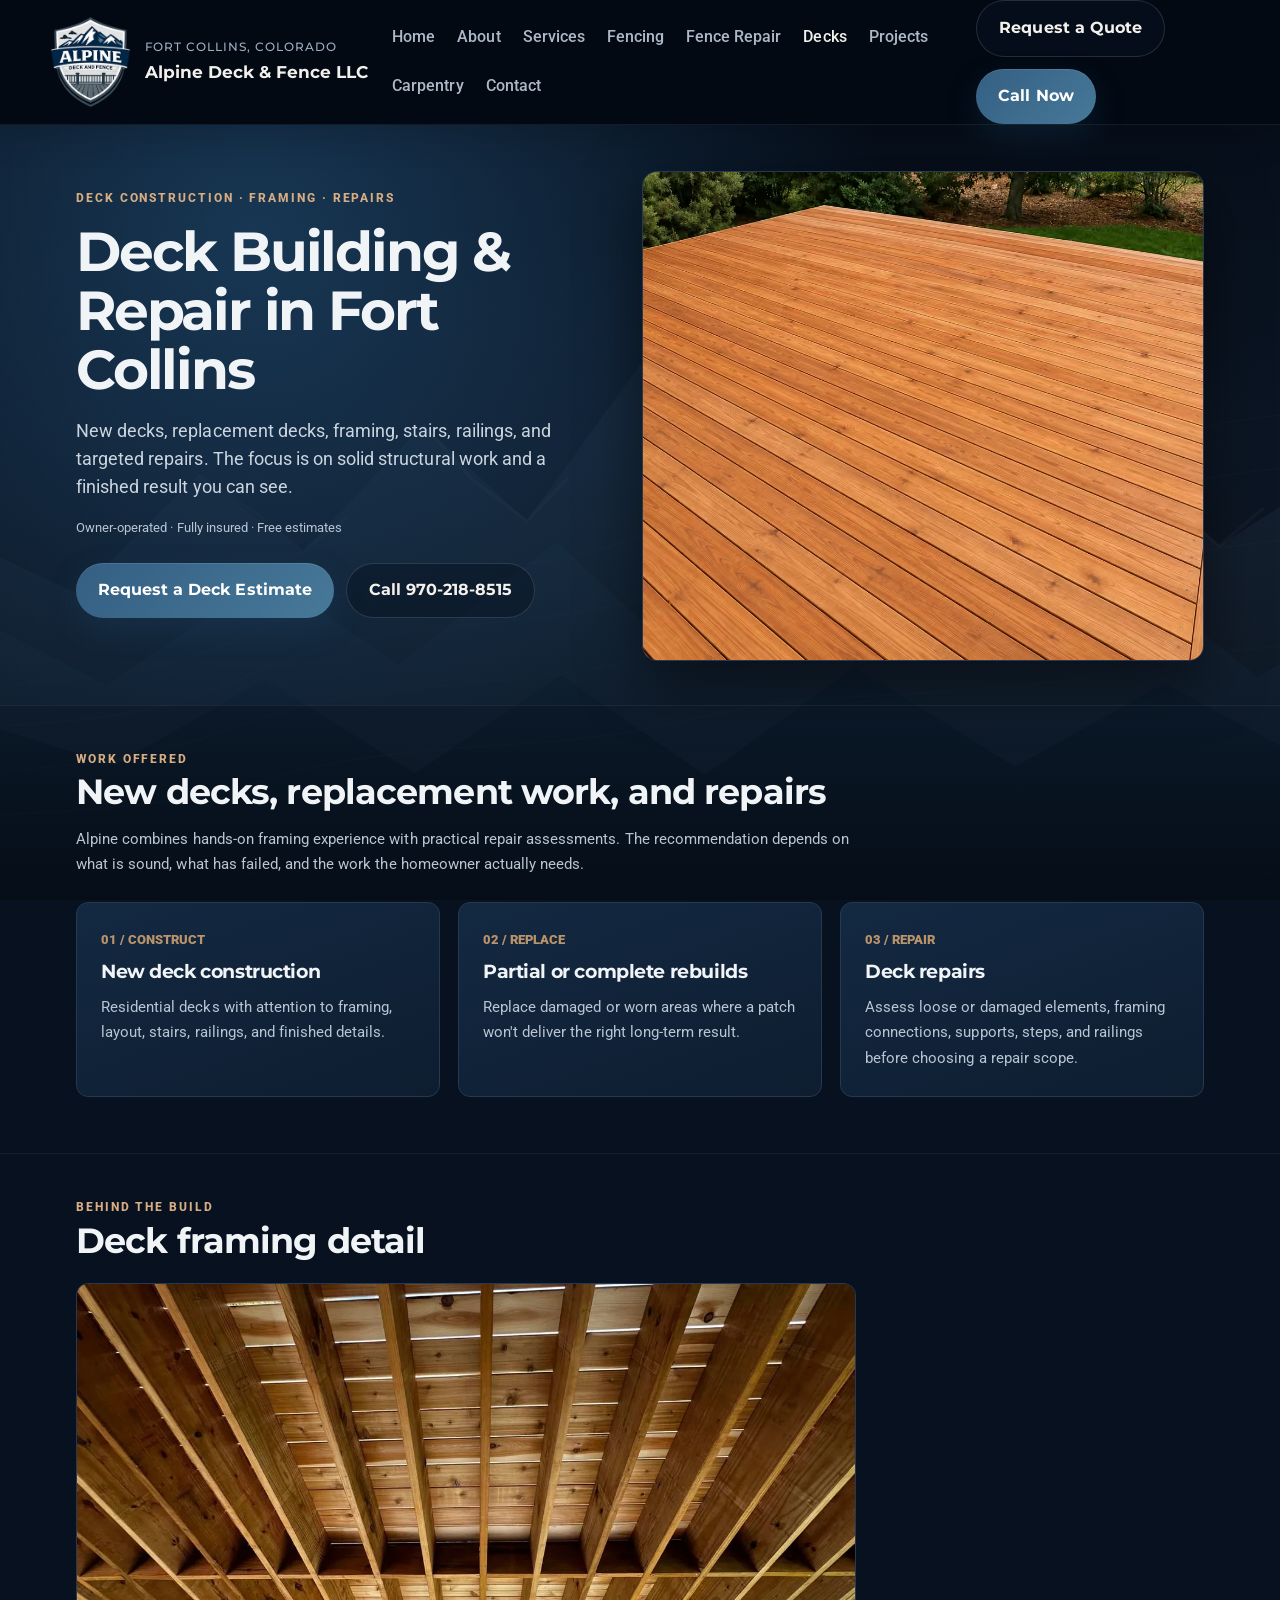
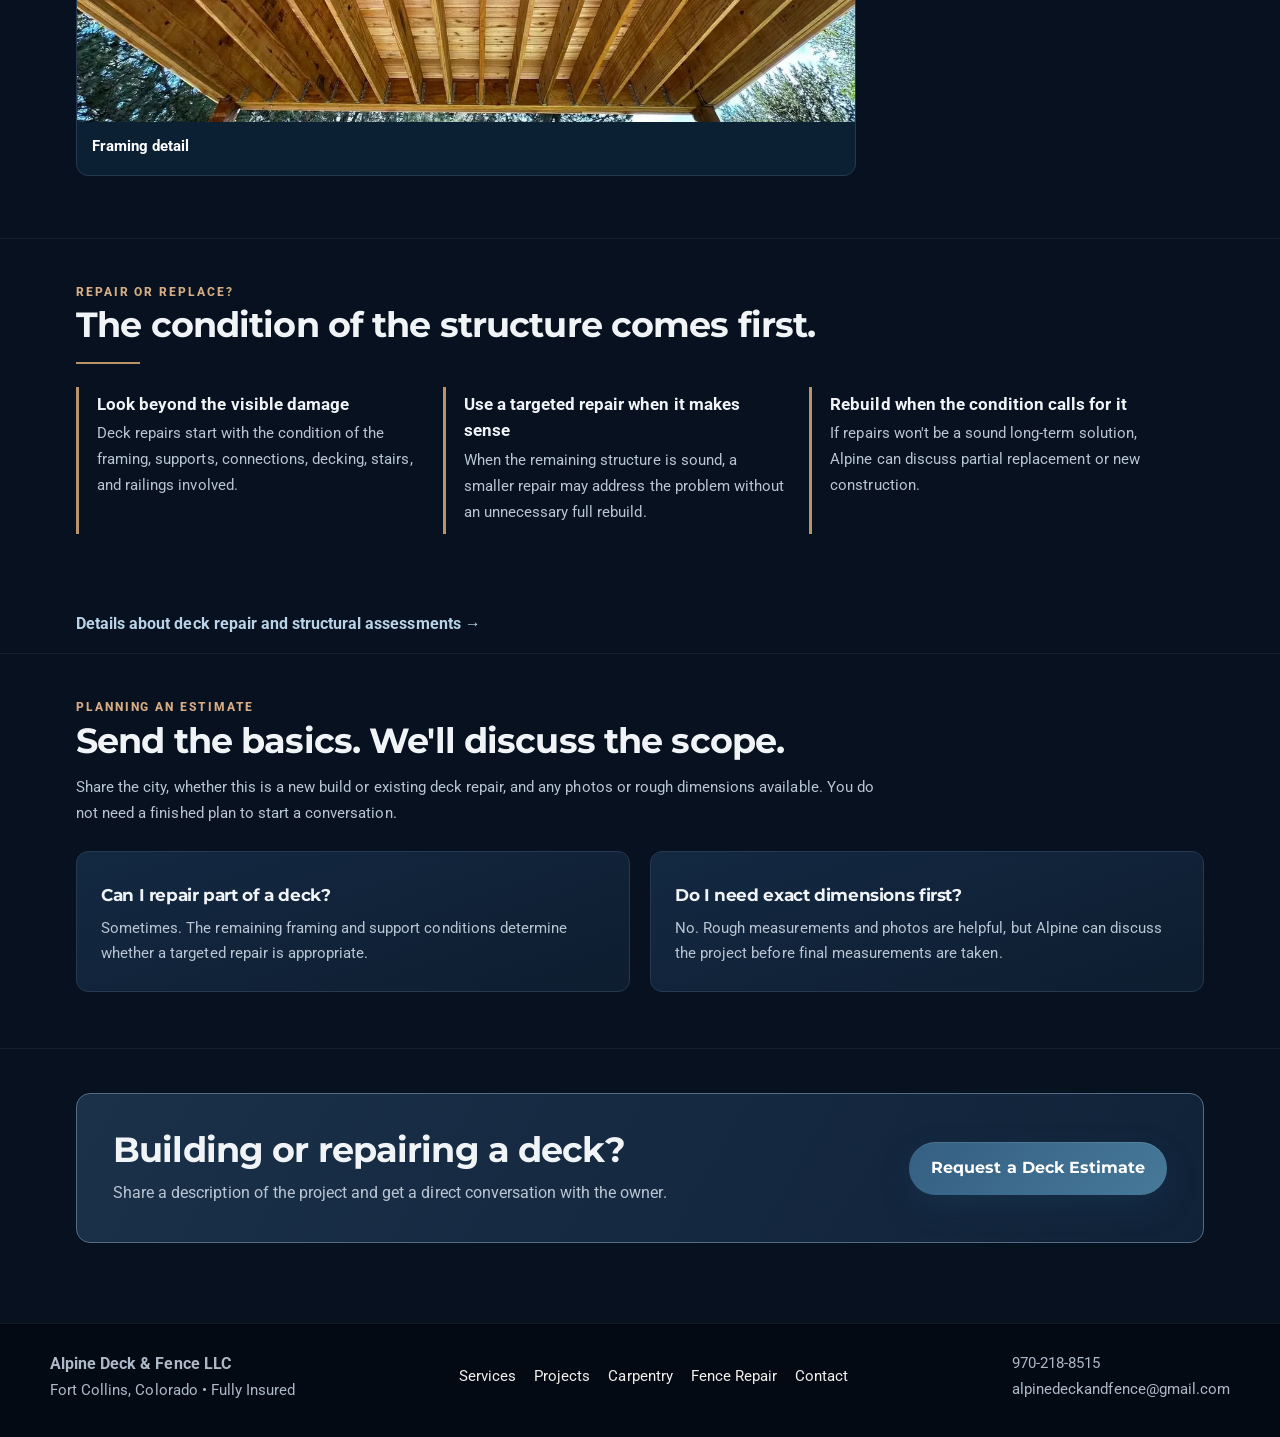
<file: deck.html>
<!DOCTYPE html>
<html lang="en">
<head>
  <meta charset="UTF-8">
  <meta name="viewport" content="width=device-width, initial-scale=1.0">
  <title>Custom Deck Builder Fort Collins, CO | Alpine Deck &amp; Fence</title>
  <meta name="description" content="Custom deck construction in Fort Collins, CO, including new decks, replacement decks, framing, railings, stairs, and exterior carpentry.">
  <meta name="theme-color" content="#07111f">
  <link rel="preconnect" href="https://fonts.googleapis.com">
  <link rel="preconnect" href="https://fonts.gstatic.com" crossorigin>
  <link href="https://fonts.googleapis.com/css2?family=Montserrat:wght@500;600;700;800&family=Roboto:wght@400;500;700&display=swap" rel="preload" as="style" onload="this.onload=null;this.rel='stylesheet'"><noscript><link href="https://fonts.googleapis.com/css2?family=Montserrat:wght@500;600;700;800&family=Roboto:wght@400;500;700&display=swap" rel="stylesheet"></noscript>
  <link rel="stylesheet" href="style.css?v=20260813-v19">

  <!-- ALPINE SEO START -->
  <link rel="canonical" href="https://alpinedeckandfence.com/deck">
  <meta name="robots" content="index,follow,max-image-preview:large,max-snippet:-1,max-video-preview:-1">
  <link rel="icon" href="favicon.png" type="image/png">
  <link rel="sitemap" type="application/xml" href="https://alpinedeckandfence.com/sitemap.xml">
  <meta property="og:locale" content="en_US">
  <meta property="og:type" content="website">
  <meta property="og:site_name" content="Alpine Deck &amp; Fence">
  <meta property="og:title" content="Custom Deck Builder Fort Collins, CO | Alpine Deck &amp; Fence">
  <meta property="og:description" content="Custom deck construction in Fort Collins, CO, including new decks, replacement decks, framing, railings, stairs, and exterior carpentry.">
  <meta property="og:url" content="https://alpinedeckandfence.com/deck">
  <meta property="og:image" content="https://alpinedeckandfence.com/images/alpine-social-share.png">
  <meta property="og:image:secure_url" content="https://alpinedeckandfence.com/images/alpine-social-share.png">
  <meta property="og:image:type" content="image/png">
  <meta property="og:image:width" content="1200">
  <meta property="og:image:height" content="630">
  <meta property="og:image:alt" content="Alpine Deck &amp; Fence LLC logo on an Alpine mountain background">
  <meta name="twitter:card" content="summary_large_image">
  <meta name="twitter:title" content="Custom Deck Builder Fort Collins, CO | Alpine Deck &amp; Fence">
  <meta name="twitter:description" content="Custom deck construction in Fort Collins, CO, including new decks, replacement decks, framing, railings, stairs, and exterior carpentry.">
  <meta name="twitter:image" content="https://alpinedeckandfence.com/images/alpine-social-share.png">
  <script type="application/ld+json">{"@context":"https://schema.org","@graph":[{"@type":"WebPage","@id":"https://alpinedeckandfence.com/deck#webpage","url":"https://alpinedeckandfence.com/deck","name":"Custom Deck Builder Fort Collins, CO | Alpine Deck & Fence","headline":"Deck construction and repair with clean framing and strong finish details.","description":"Custom deck construction in Fort Collins, CO, including new decks, replacement decks, framing, railings, stairs, and exterior carpentry.","isPartOf":{"@id":"https://alpinedeckandfence.com/#website"},"about":{"@id":"https://alpinedeckandfence.com/#business"},"primaryImageOfPage":{"@type":"ImageObject","url":"https://alpinedeckandfence.com/images/alpine-social-share.png"},"inLanguage":"en-US"},{"@type":"BreadcrumbList","@id":"https://alpinedeckandfence.com/deck#breadcrumb","itemListElement":[{"@type":"ListItem","position":1,"name":"Home","item":"https://alpinedeckandfence.com/"},{"@type":"ListItem","position":2,"name":"Deck construction and repair with clean framing and strong finish details.","item":"https://alpinedeckandfence.com/deck"}]},{"@type":"Service","@id":"https://alpinedeckandfence.com/deck#service","name":"Custom deck construction","serviceType":"Deck builder and custom deck construction","provider":{"@id":"https://alpinedeckandfence.com/#business"},"areaServed":[{"@type":"City","name":"Fort Collins"},{"@type":"AdministrativeArea","name":"Northern Colorado"}],"url":"https://alpinedeckandfence.com/deck","description":"Custom deck construction in Fort Collins, CO, including new decks, replacement decks, framing, railings, stairs, and exterior carpentry."}]}</script>
  <!-- ALPINE SEO END -->

<style id="alpine-service-refresh-20261118">
.service-refresh{--sr-line:#263951;--sr-muted:#b9c5d3;--sr-gold:#ba936b;--sr-ink:#f1f4f7;--sr-panel:#0f2237;color:var(--sr-ink);font-family:inherit;line-height:1.55}
.service-refresh,.service-refresh *{box-sizing:border-box}
.service-refresh .wrap{max-width:1180px;margin:0 auto;padding:0 26px}
.service-refresh section{padding:44px 0 56px;border-top:1px solid rgba(255,255,255,.06)}
.service-refresh .hero{padding:46px 0 44px;border-top:0;background:radial-gradient(circle at 20% 20%,#183754 0,transparent 56%)}
.service-refresh .herogrid{display:grid;grid-template-columns:1fr 1.06fr;gap:36px;align-items:center}
.service-refresh .kicker{font-size:12px;letter-spacing:.16em;color:#d6ac83;font-weight:800;text-transform:uppercase}
.service-refresh .hero h1{font-size:clamp(34px,4.3vw,58px);line-height:1.075;margin:14px 0 18px;letter-spacing:-.04em}
.service-refresh .lead{font-size:18px;color:#cbd5df;max-width:650px;line-height:1.55}
.service-refresh .actions{display:flex;gap:12px;flex-wrap:wrap;margin:24px 0}
.service-refresh .actions .button,.service-refresh .actions .button-outline{display:inline-flex;align-items:center;justify-content:center;min-height:46px}
.service-refresh .note{font-size:13px;color:var(--sr-muted)}
.service-refresh .heroimage{display:block;width:100%;height:490px;object-fit:cover;border-radius:15px;border:1px solid var(--sr-line);box-shadow:0 18px 60px rgba(0,0,0,.5)}
.service-refresh h2{font-size:clamp(26px,3vw,35px);line-height:1.15;letter-spacing:-.025em;margin:4px 0 14px}
.service-refresh h3{font-size:19px;line-height:1.3;margin:8px 0 10px}
.service-refresh .sub{font-size:15px;color:var(--sr-muted);max-width:800px;margin-bottom:24px}
.service-refresh .cols3{display:grid;grid-template-columns:repeat(3,minmax(0,1fr));gap:18px}
.service-refresh .tile{background:linear-gradient(160deg,#132942,#0e1d30);border:1px solid var(--sr-line);border-radius:12px;padding:24px}
.service-refresh .tile p{color:var(--sr-muted);font-size:15px;margin:0}
.service-refresh .tile .number{font-size:13px;color:var(--sr-gold);font-weight:900}
.service-refresh .photos{display:grid;grid-template-columns:repeat(12,minmax(0,1fr));gap:15px}
.service-refresh .photo{grid-column:span 4;border-radius:12px;background:#0c2034;border:1px solid var(--sr-line);overflow:hidden;margin:0}
.service-refresh .photo.large{grid-column:span 7}
.service-refresh .photo.medium{grid-column:span 5}
.service-refresh .photo a{display:block}
.service-refresh .photo img{display:block;width:100%;height:245px;object-fit:cover}
.service-refresh .photo.large img,.service-refresh .photo.medium img{height:355px}
.service-refresh .photo figcaption{padding:13px 15px 17px;color:#d2dce6;font-size:14px}
.service-refresh .photo figcaption b{display:block;color:#fff;margin:0;font-size:15px}
.service-refresh .feature{display:grid;grid-template-columns:1.08fr .92fr;gap:30px;align-items:start}
.service-refresh .steps{display:grid;gap:15px}
.service-refresh .step{border-left:3px solid var(--sr-gold);padding:4px 0 4px 18px}
.service-refresh .step p{font-size:15px;color:var(--sr-muted);margin:4px 0}
.service-refresh .step b{font-size:17px}
.service-refresh .featureimage{margin:0}
.service-refresh .featureimage img{display:block;height:390px;width:100%;object-fit:cover;border-radius:12px;border:1px solid var(--sr-line)}
.service-refresh .line{width:64px;height:2px;background:var(--sr-gold);margin:16px 0 23px}
.service-refresh .faq{display:grid;grid-template-columns:repeat(2,minmax(0,1fr));gap:20px}
.service-refresh .faq .tile h3{font-size:17px}
.service-refresh .banner{padding:36px;border:1px solid #526c86;border-radius:14px;background:linear-gradient(120deg,#1a3149,#102238);display:flex;align-items:center;justify-content:space-between;gap:24px}
.service-refresh .banner h2{margin:0 0 8px}
.service-refresh .banner p{margin:0;color:var(--sr-muted)}
.service-refresh .banner .button{white-space:nowrap}
.service-refresh .repair-detail-link{margin-top:20px}
.service-refresh .repair-detail-link a{color:#b8d3e8;font-weight:700}
@media(max-width:850px){.service-refresh .herogrid,.service-refresh .feature{grid-template-columns:1fr}.service-refresh .heroimage{height:350px}.service-refresh .cols3{grid-template-columns:1fr}.service-refresh .photo,.service-refresh .photo.large,.service-refresh .photo.medium{grid-column:span 6}.service-refresh .photo.large img,.service-refresh .photo.medium img,.service-refresh .photo img{height:245px}}
@media(max-width:600px){.service-refresh .wrap{padding:0 16px}.service-refresh .hero{padding:30px 0}.service-refresh .heroimage{height:300px}.service-refresh .hero h1{font-size:37px}.service-refresh .lead{font-size:16px}.service-refresh .photo,.service-refresh .photo.large,.service-refresh .photo.medium{grid-column:span 12}.service-refresh .photo.large img,.service-refresh .photo.medium img,.service-refresh .photo img{height:270px}.service-refresh .faq{grid-template-columns:1fr}.service-refresh .banner{padding:22px;display:block}.service-refresh .banner .button{margin-top:20px;white-space:normal}.service-refresh .actions{display:grid}.service-refresh .actions .button,.service-refresh .actions .button-outline{width:100%}}
</style>

<style id="alpine-deck-unique-photo-layout-20261118">
.service-refresh .deck-single-photo{display:flex;max-width:780px;margin:22px 0 6px}
.service-refresh .deck-single-photo .photo{width:100%;max-width:100%;margin:0}
.service-refresh .deck-single-photo .photo img{height:auto;max-height:465px;aspect-ratio:16/9;object-fit:cover}
.service-refresh .deck-text-feature{display:block}
.service-refresh .deck-text-feature>.kicker{max-width:900px}
.service-refresh .deck-text-feature>div{max-width:1080px}
.service-refresh .deck-text-feature .steps{grid-template-columns:repeat(3,minmax(0,1fr));gap:20px;margin-top:14px}
@media(max-width:760px){.service-refresh .deck-text-feature .steps{grid-template-columns:1fr}.service-refresh .deck-single-photo .photo img{height:auto;max-height:360px}}
</style>
</head>
<body>
  <header class="topbar">
    <div class="container nav">
      <a class="brand" href="/" aria-label="Alpine Deck & Fence home">
        <img src="images/alpine-logo-nav-tight-216h.webp" alt="Alpine Deck & Fence logo" class="logo" width="189" height="216" decoding="async" fetchpriority="high">
        <div class="brand-text">
          <small>Fort Collins, Colorado</small>
          <span>Alpine Deck &amp; Fence LLC</span>
        </div>
      </a>
      <nav class="nav-links" aria-label="Main navigation">
        <a href="/">Home</a>
        <a href="/about">About</a>
        <a href="/services">Services</a>
        <a href="/fence">Fencing</a>
        <a href="/fence-repair-fort-collins">Fence Repair</a>
        <a href="/deck">Decks</a>
        <a href="/projects">Projects</a>
        <a href="/carpentry">Carpentry</a>
        <a href="/contact">Contact</a>
      </nav>
      <div class="nav-cta">
        <a class="button-outline" href="/contact">Request a Quote</a>
        <a class="button" href="tel:9702188515">Call Now</a>
      </div>
    </div>
  </header>
<main class="service-refresh">
<section class="hero"><div class="wrap herogrid"><div><div class="kicker">Deck construction · Framing · Repairs</div><h1>Deck Building &amp; Repair in Fort Collins</h1><p class="lead">New decks, replacement decks, framing, stairs, railings, and targeted repairs. The focus is on solid structural work and a finished result you can see.</p><p class="note">Owner-operated · Fully insured · Free estimates</p><div class="actions"><a class="button" href="/contact#estimate-form">Request a Deck Estimate</a><a class="button-outline" href="tel:9702188515">Call 970-218-8515</a></div></div><a href="/images/alpine-deck-finish-even-stain-2026.avif" rel="noopener noreferrer" target="_blank" title="Open original Alpine project photo"><img alt="Finished deck shown in Alpine's authentic project gallery" class="heroimage" src="/images/alpine-deck-finish-even-stain-2026.avif"/></a></div></section>
<section><div class="wrap"><div class="kicker">Work offered</div><h2>New decks, replacement work, and repairs</h2><p class="sub">Alpine combines hands-on framing experience with practical repair assessments. The recommendation depends on what is sound, what has failed, and the work the homeowner actually needs.</p><div class="cols3"><div class="tile"><span class="number">01 / CONSTRUCT</span><h3>New deck construction</h3><p>Residential decks with attention to framing, layout, stairs, railings, and finished details.</p></div><div class="tile"><span class="number">02 / REPLACE</span><h3>Partial or complete rebuilds</h3><p>Replace damaged or worn areas where a patch won't deliver the right long-term result.</p></div><div class="tile"><span class="number">03 / REPAIR</span><h3>Deck repairs</h3><p>Assess loose or damaged elements, framing connections, supports, steps, and railings before choosing a repair scope.</p></div></div></div></section>
<section><div class="wrap"><div class="kicker">Behind the build</div><h2>Deck framing detail</h2><div class="deck-single-photo"><figure class="photo"><a href="/images/custom-deck-fort-collins-02.webp" rel="noopener noreferrer" target="_blank" title="View original deck framing photograph"><img alt="Actual deck joists and framing viewed from below on an Alpine construction project" loading="lazy" src="/images/custom-deck-fort-collins-02.webp"/></a><figcaption><b>Framing detail</b></figcaption></figure></div></div></section>
<section><div class="wrap feature deck-text-feature"><div><div class="kicker">Repair or replace?</div><h2>The condition of the structure comes first.</h2><div class="line"></div><div class="steps"><div class="step"><b>Look beyond the visible damage</b><p>Deck repairs start with the condition of the framing, supports, connections, decking, stairs, and railings involved.</p></div><div class="step"><b>Use a targeted repair when it makes sense</b><p>When the remaining structure is sound, a smaller repair may address the problem without an unnecessary full rebuild.</p></div><div class="step"><b>Rebuild when the condition calls for it</b><p>If repairs won't be a sound long-term solution, Alpine can discuss partial replacement or new construction.</p></div></div></div></div></section>
<div class="wrap"><p class="repair-detail-link"><a href="/deck-repair-fort-collins">Details about deck repair and structural assessments →</a></p></div><section><div class="wrap"><div class="kicker">Planning an estimate</div><h2>Send the basics. We'll discuss the scope.</h2><p class="sub">Share the city, whether this is a new build or existing deck repair, and any photos or rough dimensions available. You do not need a finished plan to start a conversation.</p><div class="faq"><div class="tile"><h3>Can I repair part of a deck?</h3><p>Sometimes. The remaining framing and support conditions determine whether a targeted repair is appropriate.</p></div><div class="tile"><h3>Do I need exact dimensions first?</h3><p>No. Rough measurements and photos are helpful, but Alpine can discuss the project before final measurements are taken.</p></div></div></div></section>
<section><div class="wrap"><div class="banner"><div><h2>Building or repairing a deck?</h2><p>Share a description of the project and get a direct conversation with the owner.</p></div><a class="button" href="/contact#estimate-form">Request a Deck Estimate</a></div></div></section></main>
  <footer class="footer">
    <div class="container footer-grid">
      <div>
        <p><strong>Alpine Deck &amp; Fence LLC</strong></p>
        <p class="small">Fort Collins, Colorado • Fully Insured</p>
      </div>
      <div class="footer-links small">
        <a href="/services">Services</a>
        <a href="/projects">Projects</a>
        <a href="/carpentry">Carpentry</a>
        <a href="/fence-repair-fort-collins">Fence Repair</a>
        <a href="/contact">Contact</a>
      </div>
      <div class="small">
        <p>970-218-8515</p>
        <p>alpinedeckandfence@gmail.com</p>
      </div>
    </div>
  </footer>
  <script src="script.js?v=20260813-v19" defer></script>
</body>
</html>
</file>
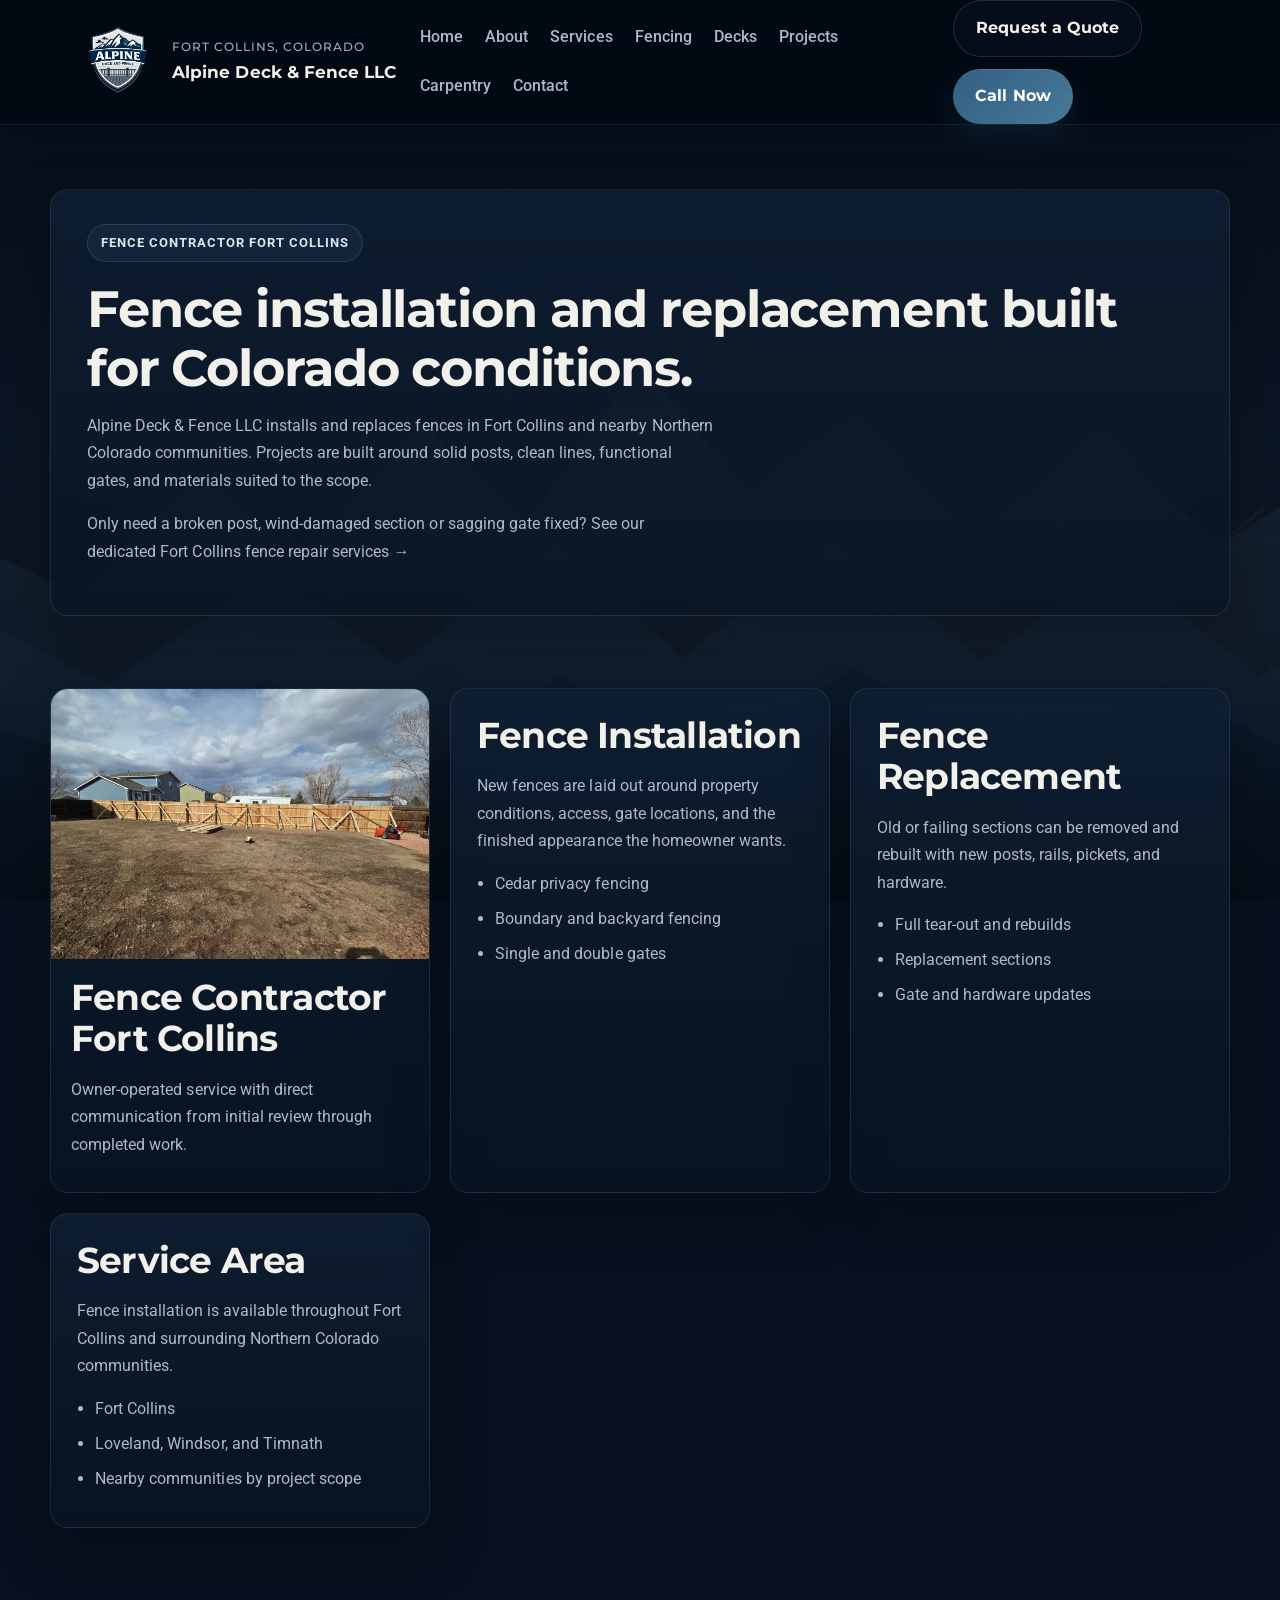
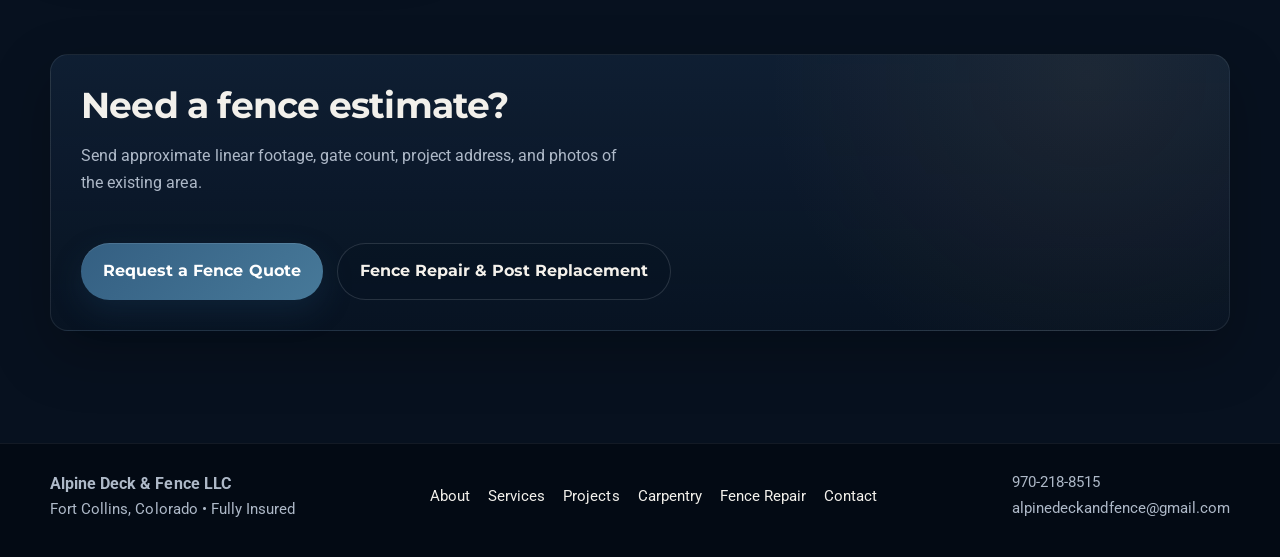
<file: fence-contractor-fort-collins.html>
<!DOCTYPE html>
<html lang="en">
<head>
  <meta charset="UTF-8">
  <meta name="viewport" content="width=device-width, initial-scale=1.0">
  <title>Fence Contractor Fort Collins | Alpine Deck &amp; Fence</title>
  <meta name="description" content="Fence installation and replacement in Fort Collins, including cedar privacy fencing, gates, posts, rails, and storm-damaged sections.">
  <meta name="theme-color" content="#07111f">
  <link rel="preconnect" href="https://fonts.googleapis.com">
  <link rel="preconnect" href="https://fonts.gstatic.com" crossorigin>
  <link href="https://fonts.googleapis.com/css2?family=Montserrat:wght@500;600;700;800&family=Roboto:wght@400;500;700&display=swap" rel="stylesheet">
  <link rel="stylesheet" href="style.css?v=20260813-v19">

  <!-- ALPINE SEO START -->
  <link rel="canonical" href="https://alpinedeckandfence.com/fence">
  <meta name="robots" content="index,follow,max-image-preview:large,max-snippet:-1,max-video-preview:-1">
  <link rel="icon" href="favicon.png" type="image/png">
  <link rel="sitemap" type="application/xml" href="https://alpinedeckandfence.com/sitemap.xml">
  <meta property="og:locale" content="en_US">
  <meta property="og:type" content="website">
  <meta property="og:site_name" content="Alpine Deck &amp; Fence">
  <meta property="og:title" content="Fence Contractor Fort Collins | Alpine Deck &amp; Fence">
  <meta property="og:description" content="Fence installation and replacement in Fort Collins, including cedar privacy fencing, gates, posts, rails, and storm-damaged sections.">
  <meta property="og:url" content="https://alpinedeckandfence.com/fence">
  <meta property="og:image" content="https://alpinedeckandfence.com/images/alpine-social-share.png">
  <meta property="og:image:secure_url" content="https://alpinedeckandfence.com/images/alpine-social-share.png">
  <meta property="og:image:type" content="image/png">
  <meta property="og:image:width" content="1200">
  <meta property="og:image:height" content="630">
  <meta property="og:image:alt" content="Alpine Deck &amp; Fence LLC logo on an Alpine mountain background">
  <meta name="twitter:card" content="summary_large_image">
  <meta name="twitter:title" content="Fence Contractor Fort Collins | Alpine Deck &amp; Fence">
  <meta name="twitter:description" content="Fence installation and replacement in Fort Collins, including cedar privacy fencing, gates, posts, rails, and storm-damaged sections.">
  <meta name="twitter:image" content="https://alpinedeckandfence.com/images/alpine-social-share.png">
  <script type="application/ld+json">{"@context":"https://schema.org","@graph":[{"@type":"WebPage","@id":"https://alpinedeckandfence.com/fence#webpage","url":"https://alpinedeckandfence.com/fence","name":"Fence Contractor Fort Collins | Alpine Deck & Fence","headline":"Fence installation and replacement built for Colorado conditions.","description":"Fence installation and replacement in Fort Collins, including cedar privacy fencing, gates, posts, rails, and storm-damaged sections.","isPartOf":{"@id":"https://alpinedeckandfence.com/#website"},"about":{"@id":"https://alpinedeckandfence.com/#business"},"primaryImageOfPage":{"@type":"ImageObject","url":"https://alpinedeckandfence.com/images/alpine-social-share.png"},"inLanguage":"en-US"},{"@type":"BreadcrumbList","@id":"https://alpinedeckandfence.com/fence#breadcrumb","itemListElement":[{"@type":"ListItem","position":1,"name":"Home","item":"https://alpinedeckandfence.com/"},{"@type":"ListItem","position":2,"name":"Fence installation and replacement built for Colorado conditions.","item":"https://alpinedeckandfence.com/fence"}]},{"@type":"Service","@id":"https://alpinedeckandfence.com/fence#service","name":"Fence installation and replacement","serviceType":"Fence installation and replacement","provider":{"@id":"https://alpinedeckandfence.com/#business"},"areaServed":[{"@type":"City","name":"Fort Collins"},{"@type":"AdministrativeArea","name":"Northern Colorado"}],"url":"https://alpinedeckandfence.com/fence","description":"Fence installation and replacement in Fort Collins, including cedar privacy fencing, gates, posts, rails, and storm-damaged sections."}]}</script>
  <!-- ALPINE SEO END -->
</head>
<body>
  <header class="topbar">
    <div class="container nav">
      <a class="brand" href="/" aria-label="Alpine Deck &amp; Fence home">
        <img src="images/logo.png" alt="Alpine Deck &amp; Fence logo" class="logo" width="1605" height="1364" decoding="async" fetchpriority="high">
        <div class="brand-text">
          <small>Fort Collins, Colorado</small>
          <span>Alpine Deck &amp; Fence LLC</span>
        </div>
      </a>
      <nav class="nav-links" aria-label="Main navigation">
        <a href="/">Home</a>
        <a href="/about">About</a>
        <a href="/services">Services</a>
        <a href="/fence">Fencing</a>
        <a href="/deck">Decks</a>
        <a href="/projects">Projects</a>
        <a href="/carpentry">Carpentry</a>
        <a href="/contact">Contact</a>
      </nav>
      <div class="nav-cta">
        <a class="button-outline" href="/contact">Request a Quote</a>
        <a class="button" href="tel:9702188515">Call Now</a>
      </div>
    </div>
  </header>
<main>
  <section class="page-header">
    <div class="container">
      <div class="page-header-card">
        <div class="eyebrow">Fence Contractor Fort Collins</div>
        <h1>Fence installation and replacement built for Colorado conditions.</h1>
        <p>Alpine Deck &amp; Fence LLC installs and replaces fences in Fort Collins and nearby Northern Colorado communities. Projects are built around solid posts, clean lines, functional gates, and materials suited to the scope.</p>
        <p>Only need a broken post, wind-damaged section or sagging gate fixed? <a class="service-link" href="/fence-repair-fort-collins">See our dedicated Fort Collins fence repair services →</a></p>
      </div>
    </div>
  </section>
  <section>
    <div class="container grid-3">
      <article class="gallery-card">
        <img src="images/privacy-fence-fort-collins-01.webp" alt="Cedar privacy fence installation in Fort Collins" loading="eager" decoding="async" fetchpriority="high">
        <div class="gallery-copy">
          <h2>Fence Contractor Fort Collins</h2>
          <p>Owner-operated service with direct communication from initial review through completed work.</p>
        </div>
      </article>
      <article class="service-card">
        <h2>Fence Installation</h2>
        <p>New fences are laid out around property conditions, access, gate locations, and the finished appearance the homeowner wants.</p>
        <ul>
          <li>Cedar privacy fencing</li>
          <li>Boundary and backyard fencing</li>
          <li>Single and double gates</li>
        </ul>
      </article>
      <article class="service-card">
        <h2>Fence Replacement</h2>
        <p>Old or failing sections can be removed and rebuilt with new posts, rails, pickets, and hardware.</p>
        <ul>
          <li>Full tear-out and rebuilds</li>
          <li>Replacement sections</li>
          <li>Gate and hardware updates</li>
        </ul>
      </article>
      <article class="service-card">
        <h2>Service Area</h2>
        <p>Fence installation is available throughout Fort Collins and surrounding Northern Colorado communities.</p>
        <ul>
          <li>Fort Collins</li>
          <li>Loveland, Windsor, and Timnath</li>
          <li>Nearby communities by project scope</li>
        </ul>
      </article>
    </div>
  </section>
  <section>
    <div class="container cta-band">
      <div>
        <h2>Need a fence estimate?</h2>
        <p>Send approximate linear footage, gate count, project address, and photos of the existing area.</p>
      </div>
      <div class="hero-actions">
        <a class="button" href="/contact">Request a Fence Quote</a>
        <a class="button-outline" href="/fence-repair-fort-collins">Fence Repair &amp; Post Replacement</a>
      </div>
    </div>
  </section>
</main>
  <footer class="footer">
    <div class="container footer-grid">
      <div>
        <p><strong>Alpine Deck &amp; Fence LLC</strong></p>
        <p class="small">Fort Collins, Colorado • Fully Insured</p>
      </div>
      <div class="footer-links small">
        <a href="/about">About</a>
        <a href="/services">Services</a>
        <a href="/projects">Projects</a>
        <a href="/carpentry">Carpentry</a>
        <a href="/fence-repair-fort-collins">Fence Repair</a>
        <a href="/contact">Contact</a>
      </div>
      <div class="small">
        <p><a href="tel:9702188515">970-218-8515</a></p>
        <p><a href="mailto:alpinedeckandfence@gmail.com">alpinedeckandfence@gmail.com</a></p>
      </div>
    </div>
  </footer>
  <script src="script.js?v=20260813-v19" defer></script>
</body>
</html>
</file>
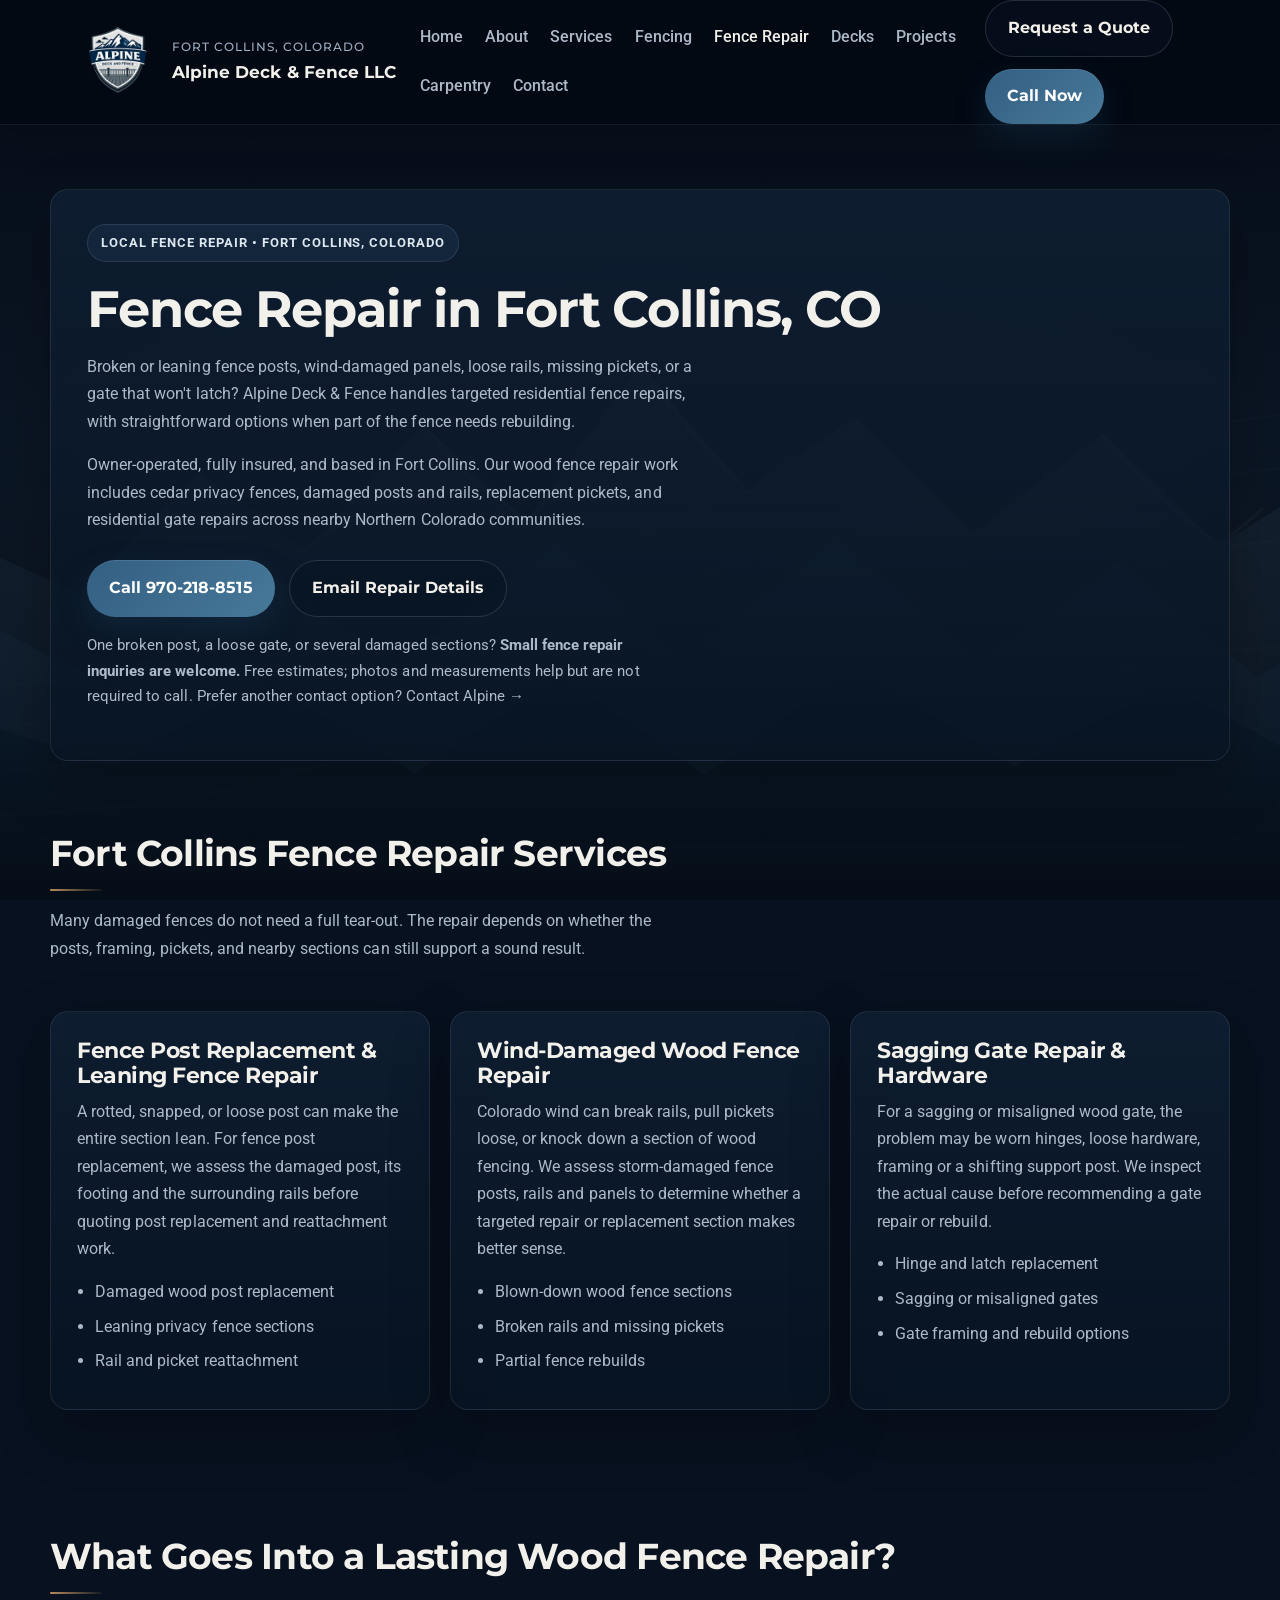
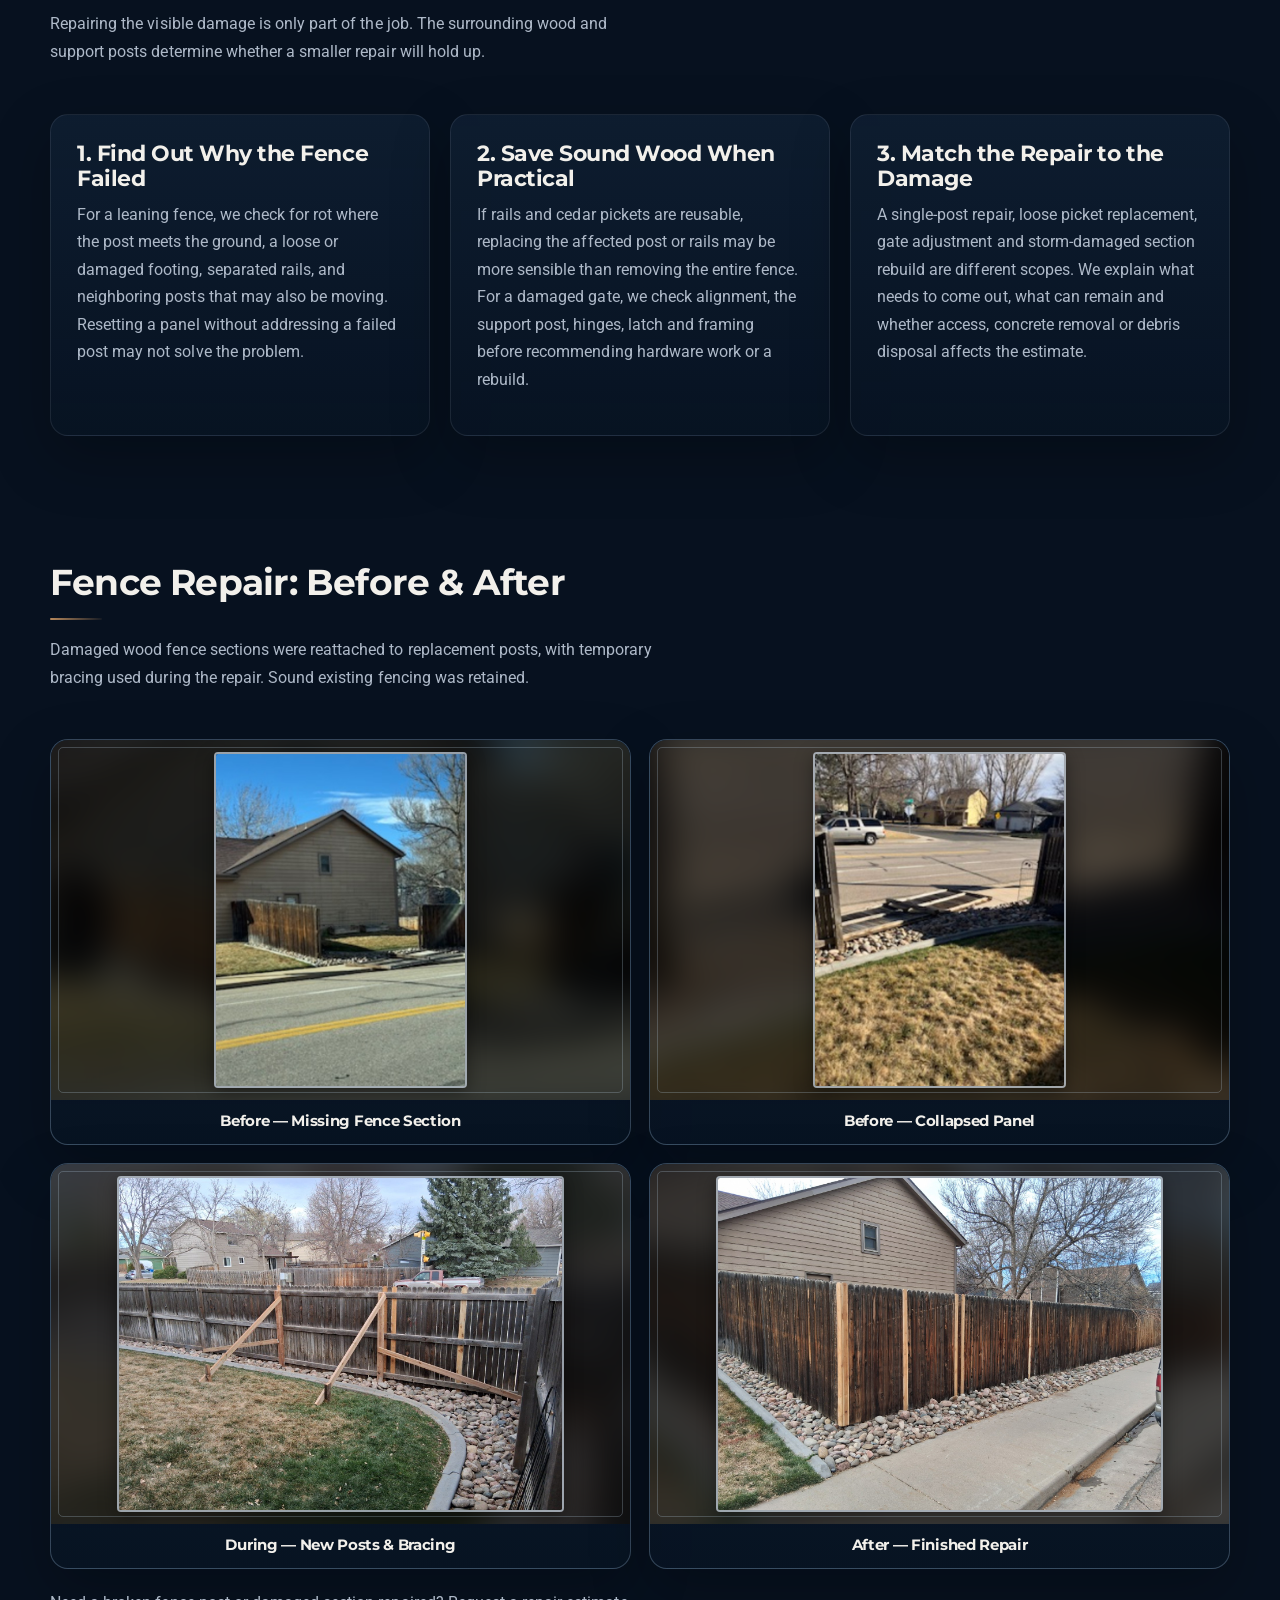
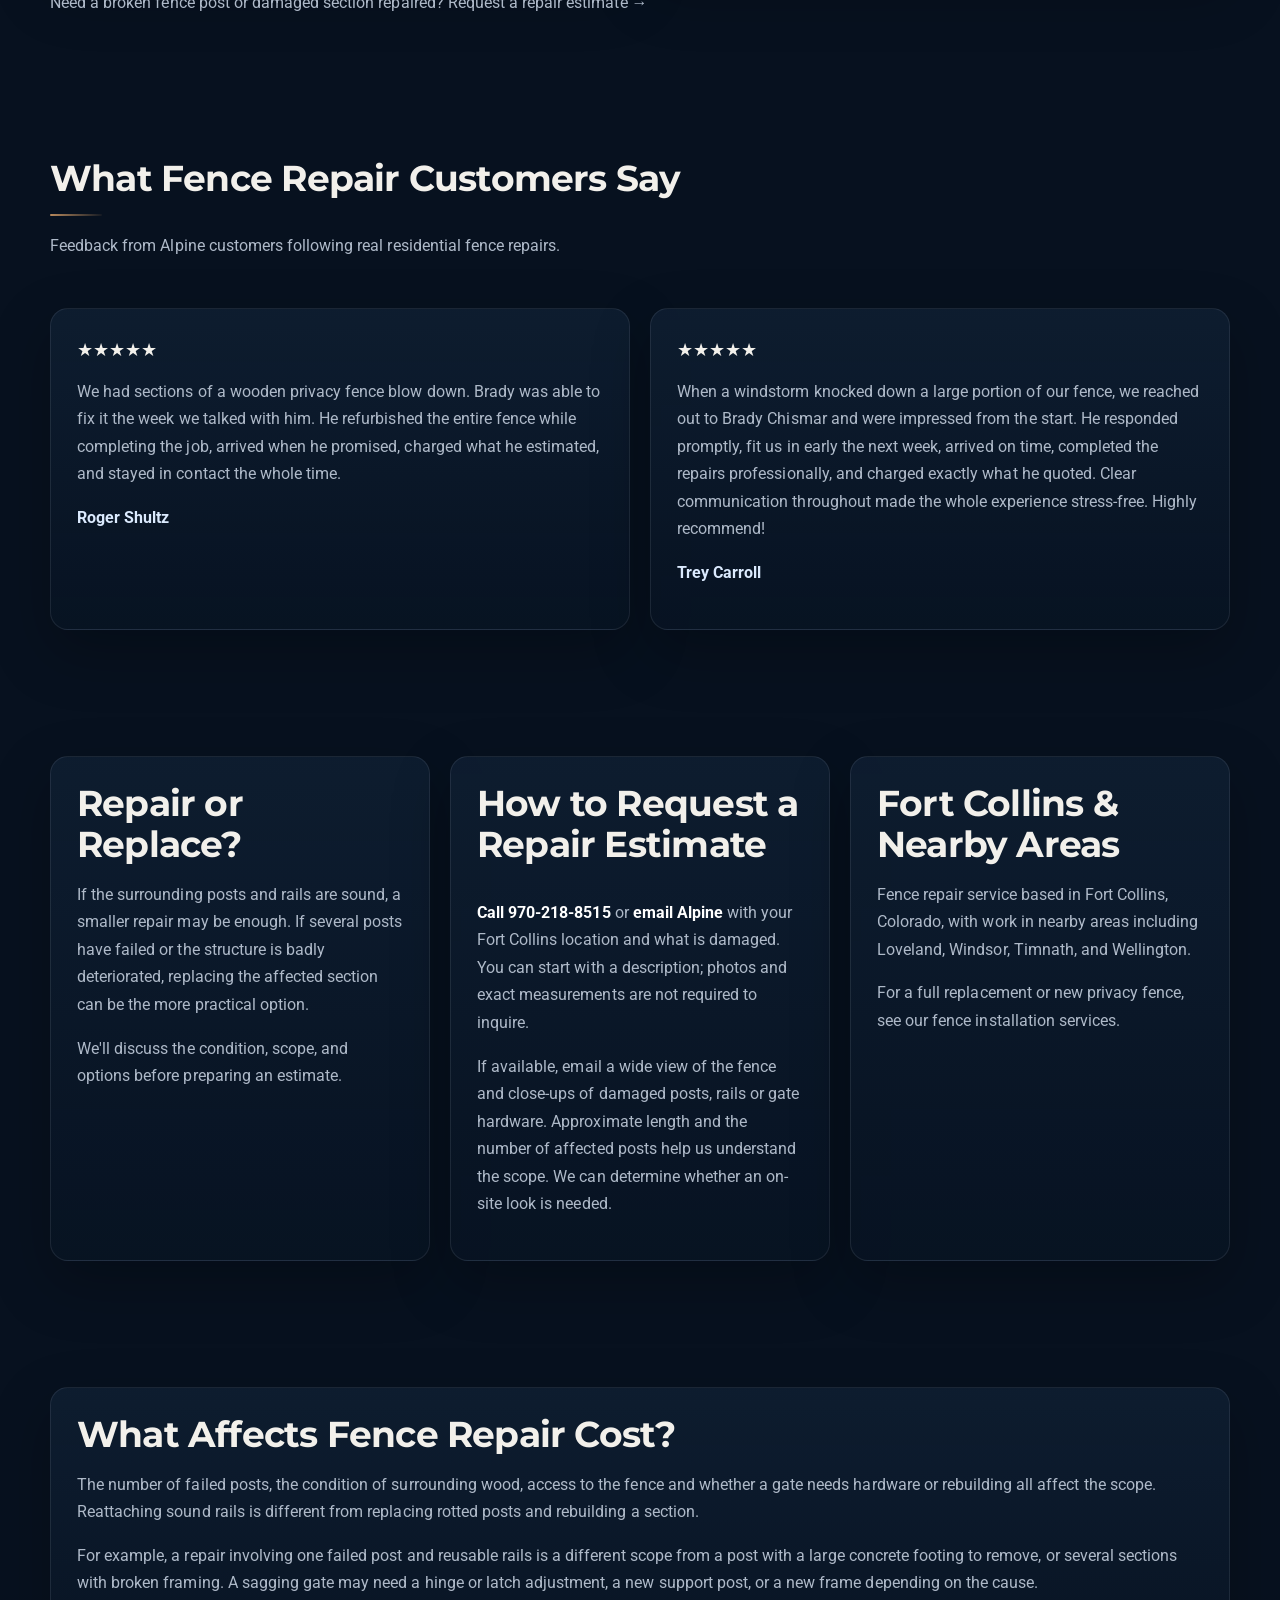
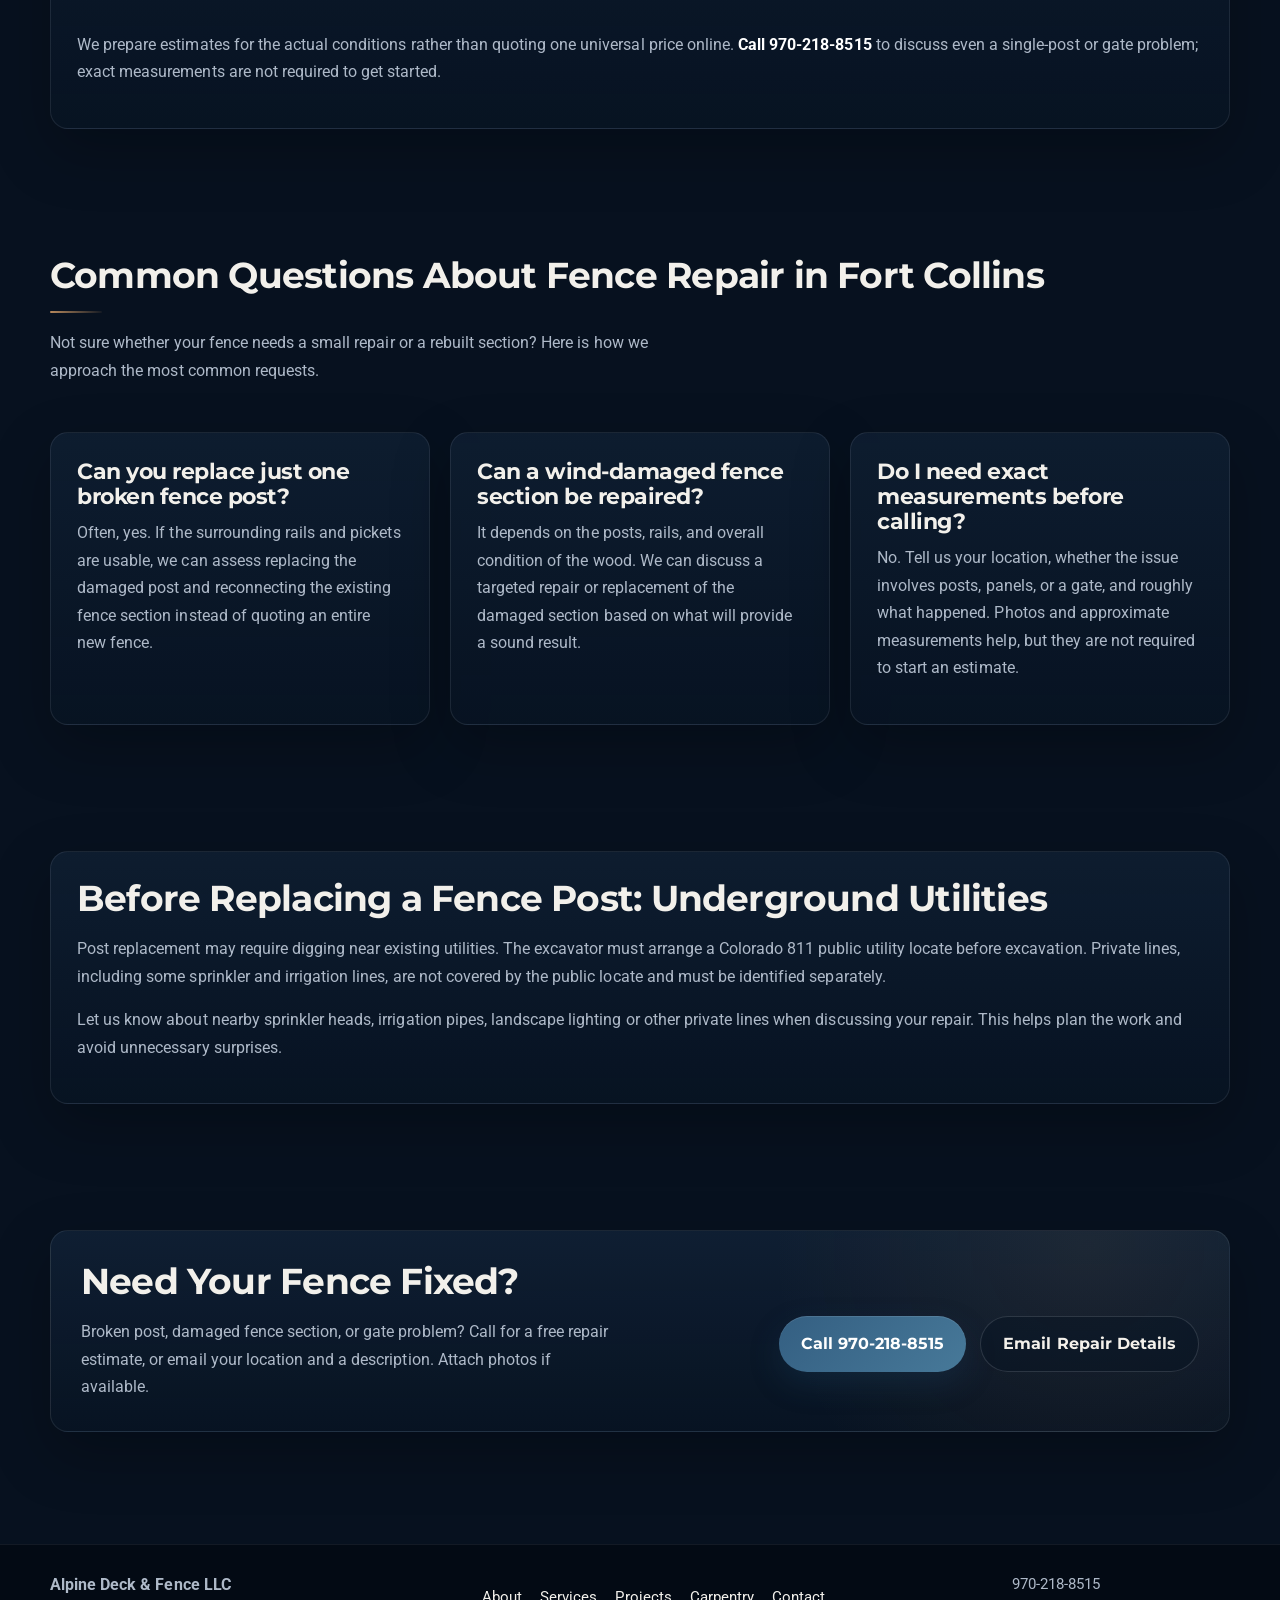
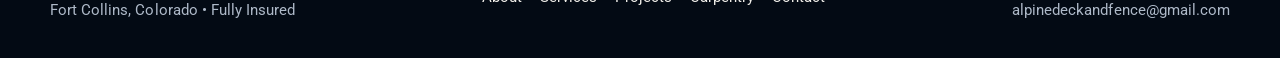
<file: fence-repair-fort-collins.html>
<!DOCTYPE html>
<html lang="en">
<head>
  <meta charset="UTF-8">
  <meta name="viewport" content="width=device-width, initial-scale=1.0">
  <title>Fence Repair Fort Collins, CO | Alpine Deck &amp; Fence</title>
  <meta name="description" content="Fence repair in Fort Collins, CO: broken posts, wind-damaged sections, sagging gates and missing pickets. Insured, owner-operated. Call 970-218-8515 for an estimate.">
  <meta name="theme-color" content="#07111f">
  <link rel="preconnect" href="https://fonts.googleapis.com">
  <link rel="preconnect" href="https://fonts.gstatic.com" crossorigin>
  <link href="https://fonts.googleapis.com/css2?family=Montserrat:wght@500;600;700;800&family=Roboto:wght@400;500;700&display=swap" rel="preload" as="style" onload="this.onload=null;this.rel='stylesheet'"><noscript><link href="https://fonts.googleapis.com/css2?family=Montserrat:wght@500;600;700;800&family=Roboto:wght@400;500;700&display=swap" rel="stylesheet"></noscript>
  <link rel="stylesheet" href="style.css?v=20260813-v19">
  <style>
    /* Consistent photo frames; display the complete original photograph inside each. */
    .repair-gallery{grid-template-columns:repeat(2,minmax(0,1fr));gap:18px;align-items:stretch}
    .repair-gallery .gallery-card{min-width:0;display:flex;flex-direction:column;border:1px solid rgba(156,189,216,.30)}
    .repair-gallery .gallery-card a{height:360px;min-width:0;position:relative;isolation:isolate;overflow:hidden;display:flex;align-items:center;justify-content:center;padding:12px;background:linear-gradient(145deg,#162a41,#091523);line-height:0}
    .repair-gallery .gallery-card a::before{content:"";position:absolute;inset:0;background-image:var(--repair-photo);background-size:cover;background-position:center;filter:blur(16px) brightness(.34);transform:scale(1.12);z-index:-1}
    .repair-gallery .gallery-card a::after{content:"";position:absolute;inset:7px;border:1px solid rgba(190,215,237,.24);border-radius:5px;pointer-events:none}
    .repair-gallery .gallery-card img{display:block;width:auto;height:auto;max-width:100%;max-height:100%;object-fit:contain;object-position:center;border:2px solid rgba(220,233,246,.65);border-radius:4px;box-shadow:0 5px 18px rgba(0,0,0,.42)}
    .repair-gallery .gallery-copy{padding:12px 10px;text-align:center;flex:1;display:flex;align-items:center;justify-content:center}
    .repair-gallery .gallery-copy h3{margin:0;font-size:.91rem;line-height:1.35}
    .repair-gallery .gallery-card a:focus-visible{outline:3px solid #93c5fd;outline-offset:-3px}
    @media(max-width:700px){.repair-gallery{grid-template-columns:1fr}.repair-gallery .gallery-card a{height:320px}}
  </style>

  <!-- ALPINE SEO START -->
  <link rel="canonical" href="https://alpinedeckandfence.com/fence-repair-fort-collins">
  <meta name="robots" content="index,follow,max-image-preview:large,max-snippet:-1,max-video-preview:-1">
  <link rel="icon" href="favicon.png" type="image/png">
  <link rel="sitemap" type="application/xml" href="https://alpinedeckandfence.com/sitemap.xml">
  <meta property="og:locale" content="en_US">
  <meta property="og:type" content="website">
  <meta property="og:site_name" content="Alpine Deck &amp; Fence">
  <meta property="og:title" content="Fence Repair Fort Collins, CO | Alpine Deck &amp; Fence">
  <meta property="og:description" content="Fence repair in Fort Collins, CO: broken posts, wind-damaged sections, sagging gates and missing pickets. Insured, owner-operated. Call 970-218-8515 for an estimate.">
  <meta property="og:url" content="https://alpinedeckandfence.com/fence-repair-fort-collins">
  <meta property="og:image" content="https://alpinedeckandfence.com/images/alpine-social-share.png">
  <meta property="og:image:secure_url" content="https://alpinedeckandfence.com/images/alpine-social-share.png">
  <meta property="og:image:type" content="image/png">
  <meta property="og:image:width" content="1200">
  <meta property="og:image:height" content="630">
  <meta property="og:image:alt" content="Alpine Deck &amp; Fence LLC logo on an Alpine mountain background">
  <meta name="twitter:card" content="summary_large_image">
  <meta name="twitter:title" content="Fence Repair Fort Collins, CO | Alpine Deck &amp; Fence">
  <meta name="twitter:description" content="Fence repair in Fort Collins, CO: broken posts, wind-damaged sections, sagging gates and missing pickets. Insured, owner-operated. Call 970-218-8515 for an estimate.">
  <meta name="twitter:image" content="https://alpinedeckandfence.com/images/alpine-social-share.png">
  <script type="application/ld+json">{"@context":"https://schema.org","@graph":[{"@type":"WebPage","@id":"https://alpinedeckandfence.com/fence-repair-fort-collins#webpage","url":"https://alpinedeckandfence.com/fence-repair-fort-collins","name":"Fence Repair Fort Collins, CO | Alpine Deck & Fence","headline":"Fence Repair in Fort Collins, CO","description":"Fence repair in Fort Collins, CO: broken posts, wind-damaged sections, sagging gates and missing pickets. Insured, owner-operated. Call 970-218-8515 for an estimate.","isPartOf":{"@id":"https://alpinedeckandfence.com/#website"},"about":{"@id":"https://alpinedeckandfence.com/#business"},"primaryImageOfPage":{"@type":"ImageObject","url":"https://alpinedeckandfence.com/images/alpine-social-share.png"},"inLanguage":"en-US"},{"@type":"BreadcrumbList","@id":"https://alpinedeckandfence.com/fence-repair-fort-collins#breadcrumb","itemListElement":[{"@type":"ListItem","position":1,"name":"Home","item":"https://alpinedeckandfence.com/"},{"@type":"ListItem","position":2,"name":"Fence Repair in Fort Collins, CO","item":"https://alpinedeckandfence.com/fence-repair-fort-collins"}]},{"@type":"Service","@id":"https://alpinedeckandfence.com/fence-repair-fort-collins#service","name":"Residential Fence Repair in Fort Collins","serviceType":"Fence repair","provider":{"@id":"https://alpinedeckandfence.com/#business"},"areaServed":[{"@type":"City","name":"Fort Collins"},{"@type":"AdministrativeArea","name":"Northern Colorado"}],"url":"https://alpinedeckandfence.com/fence-repair-fort-collins","description":"Fence repair in Fort Collins, CO: broken posts, wind-damaged sections, sagging gates and missing pickets. Insured, owner-operated. Call 970-218-8515 for an estimate."}]}</script>
  <!-- ALPINE SEO END -->
</head>
<body>
  <header class="topbar">
    <div class="container nav">
      <a class="brand" href="/" aria-label="Alpine Deck &amp; Fence home">
        <img src="images/alpine-logo-nav-original-padding-216h.webp" alt="Alpine Deck &amp; Fence logo" class="logo" width="254" height="216" decoding="async" fetchpriority="high">
        <div class="brand-text">
          <small>Fort Collins, Colorado</small>
          <span>Alpine Deck &amp; Fence LLC</span>
        </div>
      </a>
      <nav class="nav-links" aria-label="Main navigation">
        <a href="/">Home</a>
        <a href="/about">About</a>
        <a href="/services">Services</a>
        <a href="/fence">Fencing</a>
        <a href="/fence-repair-fort-collins">Fence Repair</a>
        <a href="/deck">Decks</a>
        <a href="/projects">Projects</a>
        <a href="/carpentry">Carpentry</a>
        <a href="/contact">Contact</a>
      </nav>
      <div class="nav-cta">
        <a class="button-outline" href="/contact#estimate-form">Request a Quote</a>
        <a class="button" href="tel:9702188515">Call Now</a>
      </div>
    </div>
  </header>
<main>
  <section class="page-header">
    <div class="container">
      <div class="page-header-card">
        <div class="eyebrow">Local Fence Repair • Fort Collins, Colorado</div>
        <h1>Fence Repair in Fort Collins, CO</h1>
        <p class="lead">Broken or leaning fence posts, wind-damaged panels, loose rails, missing pickets, or a gate that won't latch? Alpine Deck &amp; Fence handles targeted residential fence repairs, with straightforward options when part of the fence needs rebuilding.</p>
        <p>Owner-operated, fully insured, and based in Fort Collins. Our wood fence repair work includes cedar privacy fences, damaged posts and rails, replacement pickets, and residential gate repairs across nearby Northern Colorado communities.</p>
        <div class="hero-actions">
          <a class="button" href="tel:9702188515">Call 970-218-8515</a>
          <a class="button-outline" href="mailto:alpinedeckandfence@gmail.com?subject=Fort%20Collins%20Fence%20Repair">Email Repair Details</a>
        </div>
        <p class="small" style="margin-top:16px">One broken post, a loose gate, or several damaged sections? <strong>Small fence repair inquiries are welcome.</strong> Free estimates; photos and measurements help but are not required to call. Prefer another contact option? <a class="service-link" href="/contact">Contact Alpine →</a></p>
      </div>
    </div>
  </section>
  <section aria-labelledby="repair-types-heading">
    <div class="container">
      <div class="section-header">
        <div>
          <h2 id="repair-types-heading">Fort Collins Fence Repair Services</h2>
          <p>Many damaged fences do not need a full tear-out. The repair depends on whether the posts, framing, pickets, and nearby sections can still support a sound result.</p>
        </div>
      </div>
      <div class="grid-3">
        <article class="service-card">
          <h3>Fence Post Replacement &amp; Leaning Fence Repair</h3>
          <p>A rotted, snapped, or loose post can make the entire section lean. For fence post replacement, we assess the damaged post, its footing and the surrounding rails before quoting post replacement and reattachment work.</p>
          <ul>
            <li>Damaged wood post replacement</li>
            <li>Leaning privacy fence sections</li>
            <li>Rail and picket reattachment</li>
          </ul>
        </article>
        <article class="service-card">
          <h3>Wind-Damaged Wood Fence Repair</h3>
          <p>Colorado wind can break rails, pull pickets loose, or knock down a section of wood fencing. We assess storm-damaged fence posts, rails and panels to determine whether a targeted repair or replacement section makes better sense.</p>
          <ul>
            <li>Blown-down wood fence sections</li>
            <li>Broken rails and missing pickets</li>
            <li>Partial fence rebuilds</li>
          </ul>
        </article>
        <article class="service-card">
          <h3>Sagging Gate Repair &amp; Hardware</h3>
          <p>For a sagging or misaligned wood gate, the problem may be worn hinges, loose hardware, framing or a shifting support post. We inspect the actual cause before recommending a gate repair or rebuild.</p>
          <ul>
            <li>Hinge and latch replacement</li>
            <li>Sagging or misaligned gates</li>
            <li>Gate framing and rebuild options</li>
          </ul>
        </article>
      </div>
    </div>
  </section>
  <section aria-labelledby="repair-process-heading">
    <div class="container">
      <div class="section-header"><div>
        <h2 id="repair-process-heading">What Goes Into a Lasting Wood Fence Repair?</h2>
        <p>Repairing the visible damage is only part of the job. The surrounding wood and support posts determine whether a smaller repair will hold up.</p>
      </div></div>
      <div class="grid-3">
        <article class="service-card">
          <h3>1. Find Out Why the Fence Failed</h3>
          <p>For a leaning fence, we check for rot where the post meets the ground, a loose or damaged footing, separated rails, and neighboring posts that may also be moving. Resetting a panel without addressing a failed post may not solve the problem.</p>
        </article>
        <article class="service-card">
          <h3>2. Save Sound Wood When Practical</h3>
          <p>If rails and cedar pickets are reusable, replacing the affected post or rails may be more sensible than removing the entire fence. For a damaged gate, we check alignment, the support post, hinges, latch and framing before recommending hardware work or a rebuild.</p>
        </article>
        <article class="service-card">
          <h3>3. Match the Repair to the Damage</h3>
          <p>A single-post repair, loose picket replacement, gate adjustment and storm-damaged section rebuild are different scopes. We explain what needs to come out, what can remain and whether access, concrete removal or debris disposal affects the estimate.</p>
        </article>
      </div>
    </div>
  </section>
  <section aria-labelledby="repair-photos-heading">
    <div class="container">
      <div class="section-header">
        <div>
          <h2 id="repair-photos-heading">Fence Repair: Before &amp; After</h2>
          <p>Damaged wood fence sections were reattached to replacement posts, with temporary bracing used during the repair. Sound existing fencing was retained.</p>
        </div>
      </div>
      <div class="review-grid repair-gallery">
        <article class="gallery-card">
          <a href="/images/fence-before-001.jpg" target="_blank" rel="noopener" style="--repair-photo:url('/images/fence-before-001.jpg')" aria-label="Open full original before repair photo of the damaged fence">
            <img src="images/fence-before-001.jpg" alt="Before repair: large missing section in existing wood privacy fence" width="1152" height="1536" loading="lazy" decoding="async">
          </a>
          <div class="gallery-copy"><h3>Before — Missing Fence Section</h3></div>
        </article>
        <article class="gallery-card">
          <a href="/images/fence-before-002.jpg" target="_blank" rel="noopener" style="--repair-photo:url('/images/fence-before-002.jpg')" aria-label="Open full original photo of fallen fence panel">
            <img src="images/fence-before-002.jpg" alt="Before repair: collapsed wooden fence panel lying on the ground" width="1152" height="1536" loading="lazy" decoding="async">
          </a>
          <div class="gallery-copy"><h3>Before — Collapsed Panel</h3></div>
        </article>
        <article class="gallery-card">
          <a href="/images/fence-install-fort-collins-01.jpg" target="_blank" rel="noopener" style="--repair-photo:url('/images/fence-install-fort-collins-01.jpg')" aria-label="Open full original photo of fence post repair and bracing">
            <img src="images/fence-install-fort-collins-01.jpg" alt="During repair: wood posts and diagonal temporary braces supporting existing fence panels" width="1536" height="1152" loading="lazy" decoding="async">
          </a>
          <div class="gallery-copy"><h3>During — New Posts &amp; Bracing</h3></div>
        </article>
        <article class="gallery-card">
          <a href="/images/fence-after-002.jpg" target="_blank" rel="noopener" style="--repair-photo:url('/images/fence-after-002.jpg')" aria-label="Open full original completed fence photo">
            <img src="images/fence-after-002.jpg" alt="After repair: finished wood fence along the sidewalk with replacement posts" width="1536" height="1152" loading="lazy" decoding="async">
          </a>
          <div class="gallery-copy"><h3>After — Finished Repair</h3></div>
        </article>
      </div>
      <p style="margin-top:20px">Need a broken fence post or damaged section repaired? <a class="service-link" href="/contact#estimate-form">Request a repair estimate →</a></p>
    </div>
  </section>
  <section aria-labelledby="repair-reviews-heading">
    <div class="container">
      <div class="section-header"><div>
        <h2 id="repair-reviews-heading">What Fence Repair Customers Say</h2>
        <p>Feedback from Alpine customers following real residential fence repairs.</p>
      </div></div>
      <div class="review-grid">
        <article class="review-card">
          <div class="review-stars" aria-label="Five stars">★★★★★</div>
          <p>We had sections of a wooden privacy fence blow down. Brady was able to fix it the week we talked with him. He refurbished the entire fence while completing the job, arrived when he promised, charged what he estimated, and stayed in contact the whole time.</p>
          <p class="notice"><strong>Roger Shultz</strong></p>
        </article>
        <article class="review-card">
          <div class="review-stars" aria-label="Five stars">★★★★★</div>
          <p>When a windstorm knocked down a large portion of our fence, we reached out to Brady Chismar and were impressed from the start. He responded promptly, fit us in early the next week, arrived on time, completed the repairs professionally, and charged exactly what he quoted. Clear communication throughout made the whole experience stress-free. Highly recommend!</p>
          <p class="notice"><strong>Trey Carroll</strong></p>
        </article>
      </div>
    </div>
  </section>
  <section aria-labelledby="repair-scope-heading">
    <div class="container grid-3">
      <article class="service-card">
        <h2 id="repair-scope-heading">Repair or Replace?</h2>
        <p>If the surrounding posts and rails are sound, a smaller repair may be enough. If several posts have failed or the structure is badly deteriorated, replacing the affected section can be the more practical option.</p>
        <p>We'll discuss the condition, scope, and options before preparing an estimate.</p>
      </article>
      <article class="service-card">
        <h2>How to Request a Repair Estimate</h2>
        <p><a class="service-link" href="tel:9702188515">Call 970-218-8515</a> or <a class="service-link" href="mailto:alpinedeckandfence@gmail.com?subject=Fort%20Collins%20Fence%20Repair">email Alpine</a> with your Fort Collins location and what is damaged. You can start with a description; photos and exact measurements are not required to inquire.</p>
        <p>If available, email a wide view of the fence and close-ups of damaged posts, rails or gate hardware. Approximate length and the number of affected posts help us understand the scope. We can determine whether an on-site look is needed.</p>
      </article>
      <article class="service-card">
        <h2>Fort Collins &amp; Nearby Areas</h2>
        <p>Fence repair service based in Fort Collins, Colorado, with work in nearby areas including Loveland, Windsor, Timnath, and Wellington.</p>
        <p>For a full replacement or new privacy fence, <a href="/fence">see our fence installation services</a>.</p>
      </article>
    </div>
  </section>
  <section aria-labelledby="repair-cost-heading">
    <div class="container">
      <article class="service-card">
        <h2 id="repair-cost-heading">What Affects Fence Repair Cost?</h2>
        <p>The number of failed posts, the condition of surrounding wood, access to the fence and whether a gate needs hardware or rebuilding all affect the scope. Reattaching sound rails is different from replacing rotted posts and rebuilding a section.</p>
        <p>For example, a repair involving one failed post and reusable rails is a different scope from a post with a large concrete footing to remove, or several sections with broken framing. A sagging gate may need a hinge or latch adjustment, a new support post, or a new frame depending on the cause.</p>
        <p>We prepare estimates for the actual conditions rather than quoting one universal price online. <a class="service-link" href="tel:9702188515">Call 970-218-8515</a> to discuss even a single-post or gate problem; exact measurements are not required to get started.</p>
      </article>
    </div>
  </section>
  <section aria-labelledby="repair-questions-heading">
    <div class="container">
      <div class="section-header"><div>
        <h2 id="repair-questions-heading">Common Questions About Fence Repair in Fort Collins</h2>
        <p>Not sure whether your fence needs a small repair or a rebuilt section? Here is how we approach the most common requests.</p>
      </div></div>
      <div class="grid-3">
        <article class="service-card">
          <h3>Can you replace just one broken fence post?</h3>
          <p>Often, yes. If the surrounding rails and pickets are usable, we can assess replacing the damaged post and reconnecting the existing fence section instead of quoting an entire new fence.</p>
        </article>
        <article class="service-card">
          <h3>Can a wind-damaged fence section be repaired?</h3>
          <p>It depends on the posts, rails, and overall condition of the wood. We can discuss a targeted repair or replacement of the damaged section based on what will provide a sound result.</p>
        </article>
        <article class="service-card">
          <h3>Do I need exact measurements before calling?</h3>
          <p>No. Tell us your location, whether the issue involves posts, panels, or a gate, and roughly what happened. Photos and approximate measurements help, but they are not required to start an estimate.</p>
        </article>
      </div>
    </div>
  </section>
  <section aria-labelledby="repair-utility-heading">
    <div class="container">
      <article class="service-card">
        <h2 id="repair-utility-heading">Before Replacing a Fence Post: Underground Utilities</h2>
        <p>Post replacement may require digging near existing utilities. The excavator must arrange a <a href="https://www.colorado811.org/" target="_blank" rel="noopener noreferrer">Colorado 811 public utility locate</a> before excavation. Private lines, including some sprinkler and irrigation lines, are not covered by the public locate and must be identified separately.</p>
        <p>Let us know about nearby sprinkler heads, irrigation pipes, landscape lighting or other private lines when discussing your repair. This helps plan the work and avoid unnecessary surprises.</p>
      </article>
    </div>
  </section>
  <section>
    <div class="container cta-band">
      <div>
        <h2>Need Your Fence Fixed?</h2>
        <p>Broken post, damaged fence section, or gate problem? Call for a free repair estimate, or email your location and a description. Attach photos if available.</p>
      </div>
      <div class="hero-actions">
        <a class="button" href="tel:9702188515">Call 970-218-8515</a>
        <a class="button-outline" href="mailto:alpinedeckandfence@gmail.com?subject=Fort%20Collins%20Fence%20Repair">Email Repair Details</a>
      </div>
    </div>
  </section>
</main>
  <footer class="footer">
    <div class="container footer-grid">
      <div>
        <p><strong>Alpine Deck &amp; Fence LLC</strong></p>
        <p class="small">Fort Collins, Colorado • Fully Insured</p>
      </div>
      <div class="footer-links small">
        <a href="/about">About</a>
        <a href="/services">Services</a>
        <a href="/projects">Projects</a>
        <a href="/carpentry">Carpentry</a>
        <a href="/contact">Contact</a>
      </div>
      <div class="small">
        <p><a href="tel:9702188515">970-218-8515</a></p>
        <p><a href="mailto:alpinedeckandfence@gmail.com">alpinedeckandfence@gmail.com</a></p>
      </div>
    </div>
  </footer>
  <script src="script.js?v=20260813-v19" defer></script>
</body>
</html>
</file>
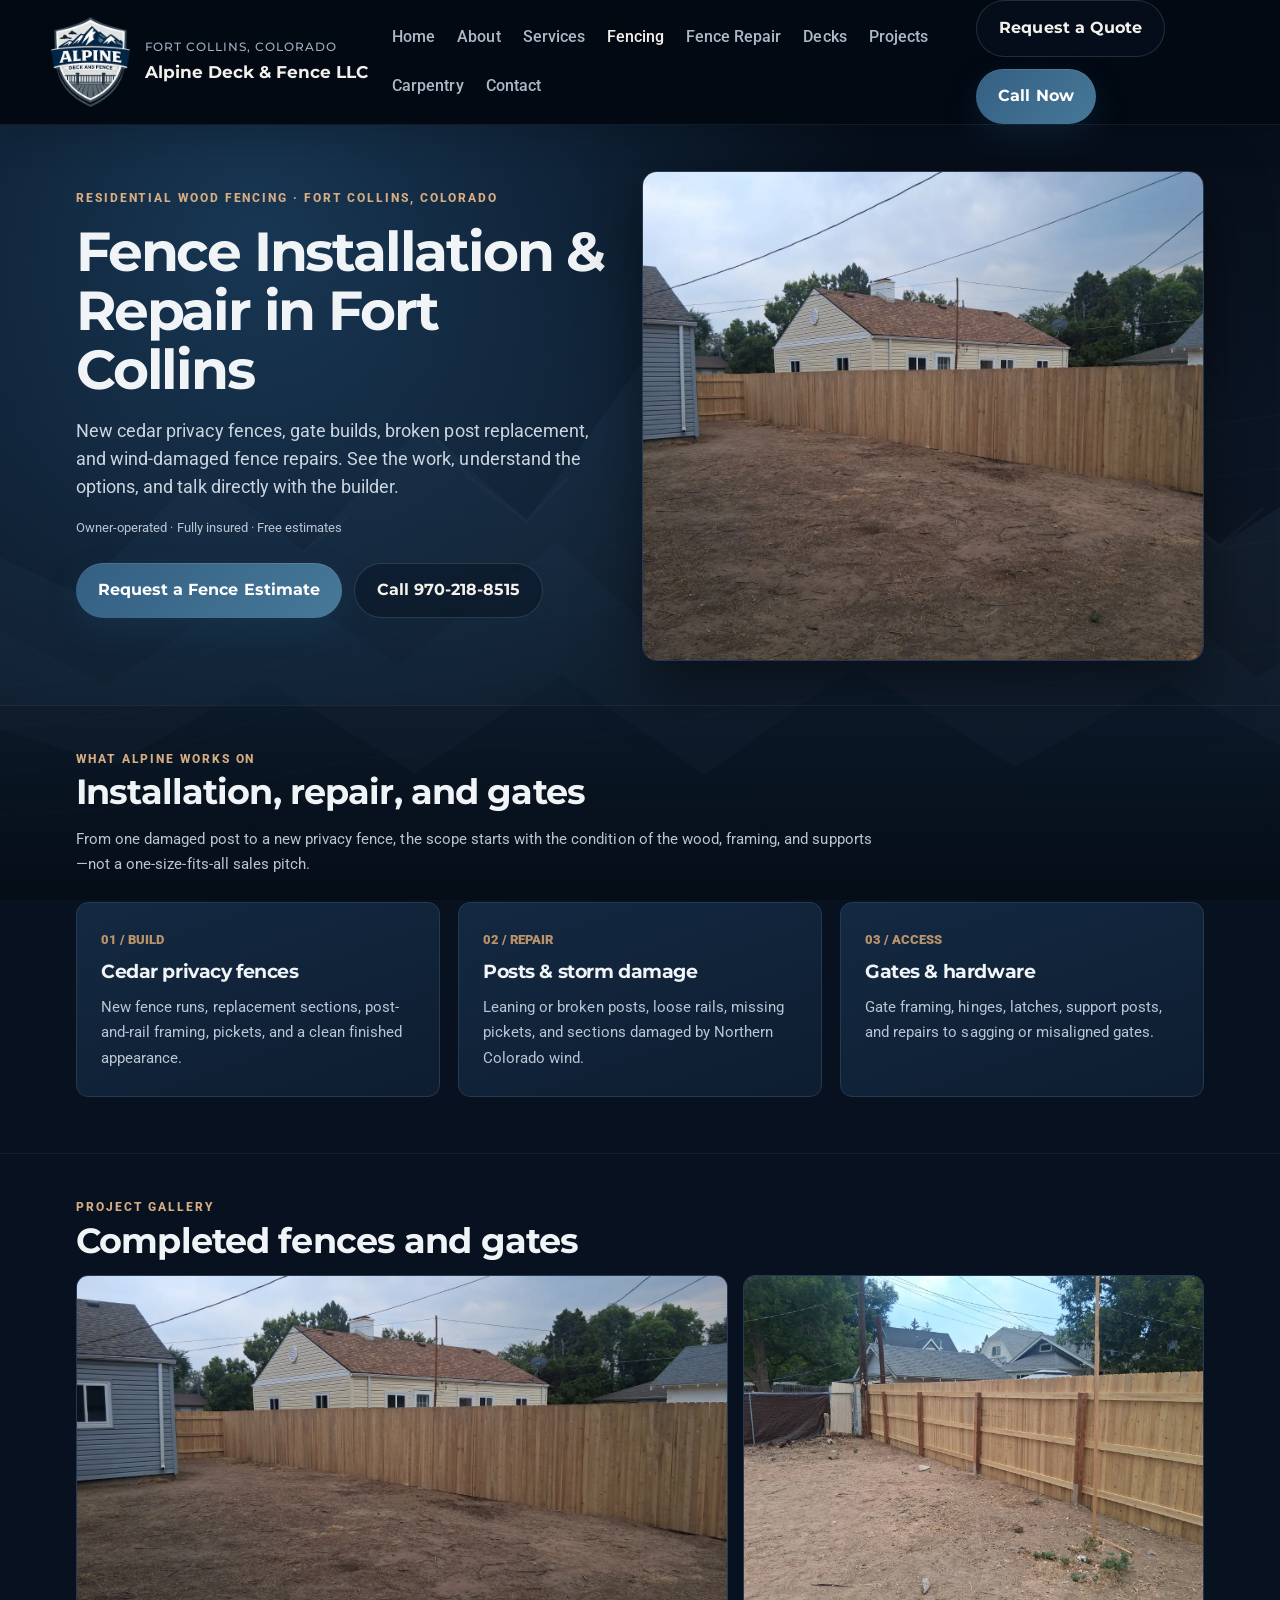
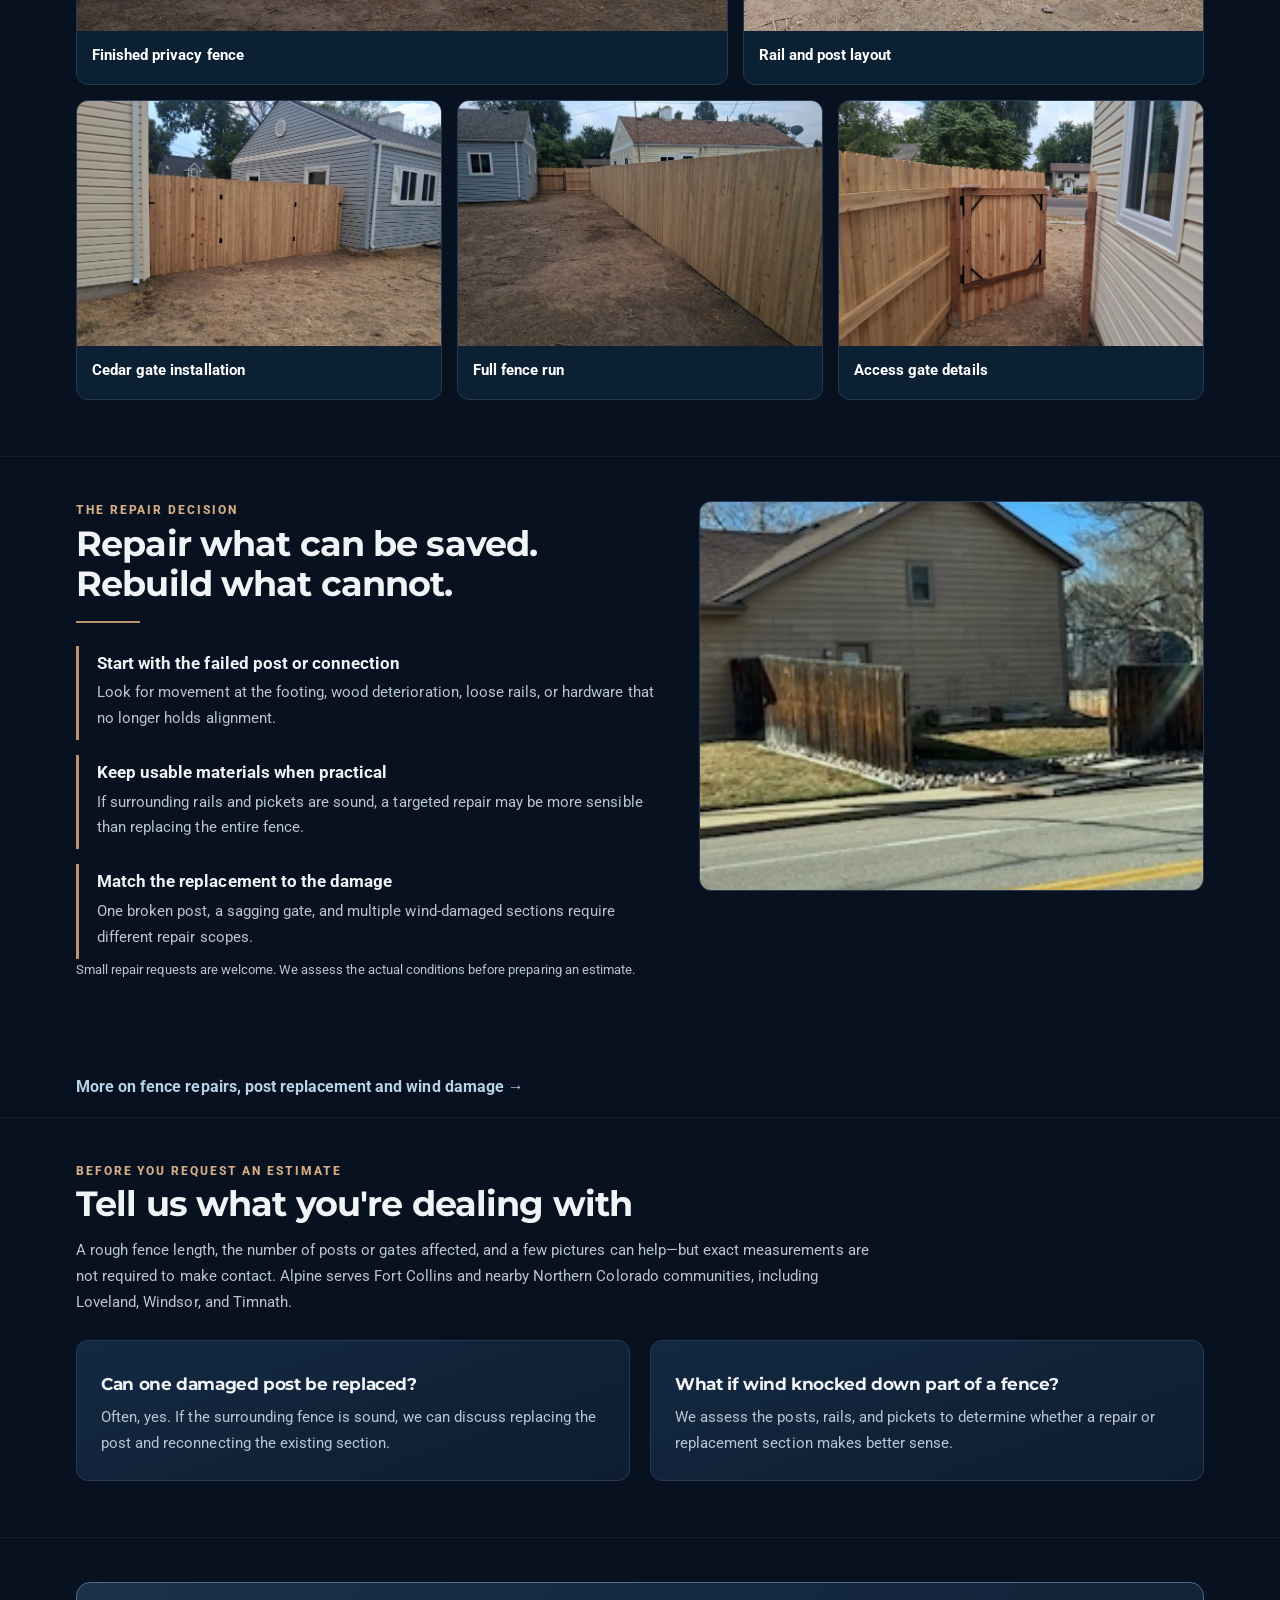
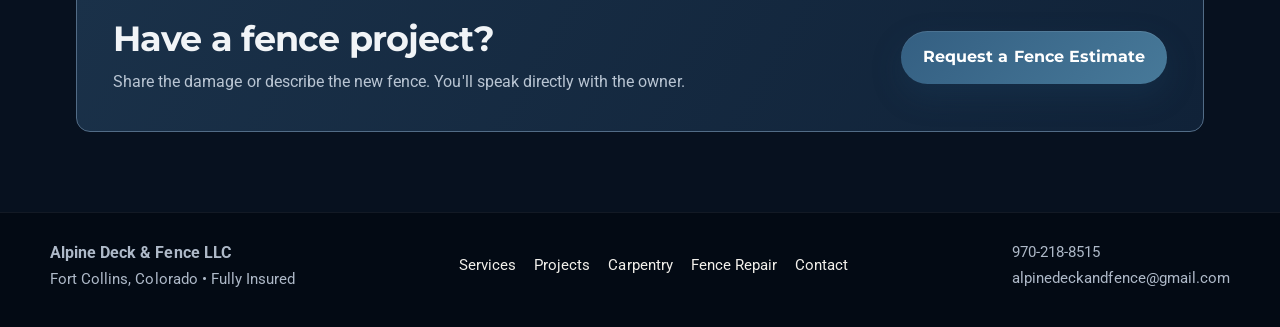
<file: fence.html>
<!DOCTYPE html>
<html lang="en">
<head>
  <meta charset="UTF-8">
  <meta name="viewport" content="width=device-width, initial-scale=1.0">
  <title>Fence Contractor Fort Collins, CO | Alpine Deck &amp; Fence</title>
  <meta name="description" content="Fence installation, replacement and repair in Fort Collins, CO. Cedar privacy fences, broken posts, wind damage and gates. Call Alpine for a free estimate.">
  <meta name="theme-color" content="#07111f">
  <link rel="preconnect" href="https://fonts.googleapis.com">
  <link rel="preconnect" href="https://fonts.gstatic.com" crossorigin>
  <link href="https://fonts.googleapis.com/css2?family=Montserrat:wght@500;600;700;800&family=Roboto:wght@400;500;700&display=swap" rel="preload" as="style" onload="this.onload=null;this.rel='stylesheet'"><noscript><link href="https://fonts.googleapis.com/css2?family=Montserrat:wght@500;600;700;800&family=Roboto:wght@400;500;700&display=swap" rel="stylesheet"></noscript>
  <link rel="stylesheet" href="style.css?v=20260813-v19">

  <!-- ALPINE SEO START -->
  <link rel="canonical" href="https://alpinedeckandfence.com/fence">
  <meta name="robots" content="index,follow,max-image-preview:large,max-snippet:-1,max-video-preview:-1">
  <link rel="icon" href="favicon.png" type="image/png">
  <link rel="sitemap" type="application/xml" href="https://alpinedeckandfence.com/sitemap.xml">
  <meta property="og:locale" content="en_US">
  <meta property="og:type" content="website">
  <meta property="og:site_name" content="Alpine Deck &amp; Fence">
  <meta property="og:title" content="Fence Contractor Fort Collins, CO | Alpine Deck &amp; Fence">
  <meta property="og:description" content="Fence installation, replacement and repair in Fort Collins, CO. Cedar privacy fences, broken posts, wind damage and gates. Call Alpine for a free estimate.">
  <meta property="og:url" content="https://alpinedeckandfence.com/fence">
  <meta property="og:image" content="https://alpinedeckandfence.com/images/alpine-social-share.png">
  <meta property="og:image:secure_url" content="https://alpinedeckandfence.com/images/alpine-social-share.png">
  <meta property="og:image:type" content="image/png">
  <meta property="og:image:width" content="1200">
  <meta property="og:image:height" content="630">
  <meta property="og:image:alt" content="Alpine Deck &amp; Fence LLC logo on an Alpine mountain background">
  <meta name="twitter:card" content="summary_large_image">
  <meta name="twitter:title" content="Fence Contractor Fort Collins, CO | Alpine Deck &amp; Fence">
  <meta name="twitter:description" content="Fence installation, replacement and repair in Fort Collins, CO. Cedar privacy fences, broken posts, wind damage and gates. Call Alpine for a free estimate.">
  <meta name="twitter:image" content="https://alpinedeckandfence.com/images/alpine-social-share.png">
  <script type="application/ld+json">{"@context":"https://schema.org","@graph":[{"@type":"WebPage","@id":"https://alpinedeckandfence.com/fence#webpage","url":"https://alpinedeckandfence.com/fence","name":"Fence Contractor Fort Collins, CO | Alpine Deck & Fence","headline":"Fence installation and repair built for clean lines and solid finish.","description":"Fence installation, replacement and repair in Fort Collins, CO. Cedar privacy fences, broken posts, wind damage and gates. Call Alpine for a free estimate.","isPartOf":{"@id":"https://alpinedeckandfence.com/#website"},"about":{"@id":"https://alpinedeckandfence.com/#business"},"primaryImageOfPage":{"@type":"ImageObject","url":"https://alpinedeckandfence.com/images/alpine-social-share.png"},"inLanguage":"en-US"},{"@type":"BreadcrumbList","@id":"https://alpinedeckandfence.com/fence#breadcrumb","itemListElement":[{"@type":"ListItem","position":1,"name":"Home","item":"https://alpinedeckandfence.com/"},{"@type":"ListItem","position":2,"name":"Fence installation and repair built for clean lines and solid finish.","item":"https://alpinedeckandfence.com/fence"}]},{"@type":"Service","@id":"https://alpinedeckandfence.com/fence#service","name":"Fence installation and replacement","serviceType":"Fence installation and replacement","provider":{"@id":"https://alpinedeckandfence.com/#business"},"areaServed":[{"@type":"City","name":"Fort Collins"},{"@type":"AdministrativeArea","name":"Northern Colorado"}],"url":"https://alpinedeckandfence.com/fence","description":"Fence installation, replacement and repair in Fort Collins, CO. Cedar privacy fences, broken posts, wind damage and gates. Call Alpine for a free estimate."}]}</script>
  <!-- ALPINE SEO END -->

<style id="alpine-service-refresh-20261118">
.service-refresh{--sr-line:#263951;--sr-muted:#b9c5d3;--sr-gold:#ba936b;--sr-ink:#f1f4f7;--sr-panel:#0f2237;color:var(--sr-ink);font-family:inherit;line-height:1.55}
.service-refresh,.service-refresh *{box-sizing:border-box}
.service-refresh .wrap{max-width:1180px;margin:0 auto;padding:0 26px}
.service-refresh section{padding:44px 0 56px;border-top:1px solid rgba(255,255,255,.06)}
.service-refresh .hero{padding:46px 0 44px;border-top:0;background:radial-gradient(circle at 20% 20%,#183754 0,transparent 56%)}
.service-refresh .herogrid{display:grid;grid-template-columns:1fr 1.06fr;gap:36px;align-items:center}
.service-refresh .kicker{font-size:12px;letter-spacing:.16em;color:#d6ac83;font-weight:800;text-transform:uppercase}
.service-refresh .hero h1{font-size:clamp(34px,4.3vw,58px);line-height:1.075;margin:14px 0 18px;letter-spacing:-.04em}
.service-refresh .lead{font-size:18px;color:#cbd5df;max-width:650px;line-height:1.55}
.service-refresh .actions{display:flex;gap:12px;flex-wrap:wrap;margin:24px 0}
.service-refresh .actions .button,.service-refresh .actions .button-outline{display:inline-flex;align-items:center;justify-content:center;min-height:46px}
.service-refresh .note{font-size:13px;color:var(--sr-muted)}
.service-refresh .heroimage{display:block;width:100%;height:490px;object-fit:cover;border-radius:15px;border:1px solid var(--sr-line);box-shadow:0 18px 60px rgba(0,0,0,.5)}
.service-refresh h2{font-size:clamp(26px,3vw,35px);line-height:1.15;letter-spacing:-.025em;margin:4px 0 14px}
.service-refresh h3{font-size:19px;line-height:1.3;margin:8px 0 10px}
.service-refresh .sub{font-size:15px;color:var(--sr-muted);max-width:800px;margin-bottom:24px}
.service-refresh .cols3{display:grid;grid-template-columns:repeat(3,minmax(0,1fr));gap:18px}
.service-refresh .tile{background:linear-gradient(160deg,#132942,#0e1d30);border:1px solid var(--sr-line);border-radius:12px;padding:24px}
.service-refresh .tile p{color:var(--sr-muted);font-size:15px;margin:0}
.service-refresh .tile .number{font-size:13px;color:var(--sr-gold);font-weight:900}
.service-refresh .photos{display:grid;grid-template-columns:repeat(12,minmax(0,1fr));gap:15px}
.service-refresh .photo{grid-column:span 4;border-radius:12px;background:#0c2034;border:1px solid var(--sr-line);overflow:hidden;margin:0}
.service-refresh .photo.large{grid-column:span 7}
.service-refresh .photo.medium{grid-column:span 5}
.service-refresh .photo a{display:block}
.service-refresh .photo img{display:block;width:100%;height:245px;object-fit:cover}
.service-refresh .photo.large img,.service-refresh .photo.medium img{height:355px}
.service-refresh .photo figcaption{padding:13px 15px 17px;color:#d2dce6;font-size:14px}
.service-refresh .photo figcaption b{display:block;color:#fff;margin:0;font-size:15px}
.service-refresh .feature{display:grid;grid-template-columns:1.08fr .92fr;gap:30px;align-items:start}
.service-refresh .steps{display:grid;gap:15px}
.service-refresh .step{border-left:3px solid var(--sr-gold);padding:4px 0 4px 18px}
.service-refresh .step p{font-size:15px;color:var(--sr-muted);margin:4px 0}
.service-refresh .step b{font-size:17px}
.service-refresh .featureimage{margin:0}
.service-refresh .featureimage img{display:block;height:390px;width:100%;object-fit:cover;border-radius:12px;border:1px solid var(--sr-line)}
.service-refresh .line{width:64px;height:2px;background:var(--sr-gold);margin:16px 0 23px}
.service-refresh .faq{display:grid;grid-template-columns:repeat(2,minmax(0,1fr));gap:20px}
.service-refresh .faq .tile h3{font-size:17px}
.service-refresh .banner{padding:36px;border:1px solid #526c86;border-radius:14px;background:linear-gradient(120deg,#1a3149,#102238);display:flex;align-items:center;justify-content:space-between;gap:24px}
.service-refresh .banner h2{margin:0 0 8px}
.service-refresh .banner p{margin:0;color:var(--sr-muted)}
.service-refresh .banner .button{white-space:nowrap}
.service-refresh .repair-detail-link{margin-top:20px}
.service-refresh .repair-detail-link a{color:#b8d3e8;font-weight:700}
@media(max-width:850px){.service-refresh .herogrid,.service-refresh .feature{grid-template-columns:1fr}.service-refresh .heroimage{height:350px}.service-refresh .cols3{grid-template-columns:1fr}.service-refresh .photo,.service-refresh .photo.large,.service-refresh .photo.medium{grid-column:span 6}.service-refresh .photo.large img,.service-refresh .photo.medium img,.service-refresh .photo img{height:245px}}
@media(max-width:600px){.service-refresh .wrap{padding:0 16px}.service-refresh .hero{padding:30px 0}.service-refresh .heroimage{height:300px}.service-refresh .hero h1{font-size:37px}.service-refresh .lead{font-size:16px}.service-refresh .photo,.service-refresh .photo.large,.service-refresh .photo.medium{grid-column:span 12}.service-refresh .photo.large img,.service-refresh .photo.medium img,.service-refresh .photo img{height:270px}.service-refresh .faq{grid-template-columns:1fr}.service-refresh .banner{padding:22px;display:block}.service-refresh .banner .button{margin-top:20px;white-space:normal}.service-refresh .actions{display:grid}.service-refresh .actions .button,.service-refresh .actions .button-outline{width:100%}}
</style>
</head>
<body>
  <header class="topbar">
    <div class="container nav">
      <a class="brand" href="/" aria-label="Alpine Deck & Fence home">
        <img src="images/alpine-logo-nav-tight-216h.webp" alt="Alpine Deck & Fence logo" class="logo" width="189" height="216" decoding="async" fetchpriority="high">
        <div class="brand-text">
          <small>Fort Collins, Colorado</small>
          <span>Alpine Deck &amp; Fence LLC</span>
        </div>
      </a>
      <nav class="nav-links" aria-label="Main navigation">
        <a href="/">Home</a>
        <a href="/about">About</a>
        <a href="/services">Services</a>
        <a href="/fence">Fencing</a>
        <a href="/fence-repair-fort-collins">Fence Repair</a>
        <a href="/deck">Decks</a>
        <a href="/projects">Projects</a>
        <a href="/carpentry">Carpentry</a>
        <a href="/contact">Contact</a>
      </nav>
      <div class="nav-cta">
        <a class="button-outline" href="/contact#estimate-form">Request a Quote</a>
        <a class="button" href="tel:9702188515">Call Now</a>
      </div>
    </div>
  </header>
<main class="service-refresh">
<section class="hero"><div class="wrap herogrid"><div><div class="kicker">Residential wood fencing · Fort Collins, Colorado</div><h1>Fence Installation &amp; Repair in Fort Collins</h1><p class="lead">New cedar privacy fences, gate builds, broken post replacement, and wind-damaged fence repairs. See the work, understand the options, and talk directly with the builder.</p><p class="note">Owner-operated · Fully insured · Free estimates</p><div class="actions"><a class="button" href="/contact#estimate-form">Request a Fence Estimate</a><a class="button-outline" href="tel:9702188515">Call 970-218-8515</a></div></div><a href="/images/recent-cedar-fence-yard.webp" rel="noopener noreferrer" target="_blank" title="Open original Alpine project photo"><img alt="Completed cedar privacy fence from Alpine's existing project gallery" class="heroimage" src="/images/recent-cedar-fence-yard.webp"/></a></div></section>
<section><div class="wrap"><div class="kicker">What Alpine works on</div><h2>Installation, repair, and gates</h2><p class="sub">From one damaged post to a new privacy fence, the scope starts with the condition of the wood, framing, and supports—not a one-size-fits-all sales pitch.</p><div class="cols3"><div class="tile"><span class="number">01 / BUILD</span><h3>Cedar privacy fences</h3><p>New fence runs, replacement sections, post-and-rail framing, pickets, and a clean finished appearance.</p></div><div class="tile"><span class="number">02 / REPAIR</span><h3>Posts &amp; storm damage</h3><p>Leaning or broken posts, loose rails, missing pickets, and sections damaged by Northern Colorado wind.</p></div><div class="tile"><span class="number">03 / ACCESS</span><h3>Gates &amp; hardware</h3><p>Gate framing, hinges, latches, support posts, and repairs to sagging or misaligned gates.</p></div></div></div></section>
<section><div class="wrap"><div class="kicker">Project gallery</div><h2>Completed fences and gates</h2><div class="photos"><figure class="photo large"><a href="/images/recent-cedar-fence-yard.webp" rel="noopener noreferrer" target="_blank" title="Open original Alpine project photo"><img alt="Finished cedar privacy fence viewed from the yard side." loading="lazy" src="/images/recent-cedar-fence-yard.webp"/></a><figcaption><b>Finished privacy fence</b></figcaption></figure>
<figure class="photo medium"><a href="/images/recent-cedar-fence-rail-side.webp" rel="noopener noreferrer" target="_blank" title="Open original Alpine project photo"><img alt="Three-rail framing visible on the back of the cedar fence." loading="lazy" src="/images/recent-cedar-fence-rail-side.webp"/></a><figcaption><b>Rail and post layout</b></figcaption></figure>
<figure class="photo"><a href="/images/recent-cedar-double-gate.webp" rel="noopener noreferrer" target="_blank" title="Open original Alpine project photo"><img alt="Finished double gate integrated into the privacy fence." loading="lazy" src="/images/recent-cedar-double-gate.webp"/></a><figcaption><b>Cedar gate installation</b></figcaption></figure>
<figure class="photo"><a href="/images/alpine-cedar-fence-long-run.webp" rel="noopener noreferrer" target="_blank" title="Open original Alpine project photo"><img alt="A long, completed cedar privacy fence around a residential yard." loading="lazy" src="/images/alpine-cedar-fence-long-run.webp"/></a><figcaption><b>Full fence run</b></figcaption></figure>
<figure class="photo"><a href="/images/alpine-cedar-fence-side-gate.webp" rel="noopener noreferrer" target="_blank" title="Open original Alpine project photo"><img alt="Diagonal bracing and hardware on a cedar side-yard gate." loading="lazy" src="/images/alpine-cedar-fence-side-gate.webp"/></a><figcaption><b>Access gate details</b></figcaption></figure></div></div></section>
<section><div class="wrap feature"><div><div class="kicker">The repair decision</div><h2>Repair what can be saved. Rebuild what cannot.</h2><div class="line"></div><div class="steps"><div class="step"><b>Start with the failed post or connection</b><p>Look for movement at the footing, wood deterioration, loose rails, or hardware that no longer holds alignment.</p></div><div class="step"><b>Keep usable materials when practical</b><p>If surrounding rails and pickets are sound, a targeted repair may be more sensible than replacing the entire fence.</p></div><div class="step"><b>Match the replacement to the damage</b><p>One broken post, a sagging gate, and multiple wind-damaged sections require different repair scopes.</p></div></div><p class="note">Small repair requests are welcome. We assess the actual conditions before preparing an estimate.</p></div><figure class="featureimage"><a href="/images/fence-repair-fort-collins-01.webp" rel="noopener noreferrer" target="_blank" title="Open original Alpine project photo"><img alt="Actual wood fence damage documented in Alpine's repair gallery" src="/images/fence-repair-fort-collins-01.webp"/></a></figure></div></section>
<div class="wrap"><p class="repair-detail-link"><a href="/fence-repair-fort-collins">More on fence repairs, post replacement and wind damage →</a></p></div><section><div class="wrap"><div class="kicker">Before you request an estimate</div><h2>Tell us what you're dealing with</h2><p class="sub">A rough fence length, the number of posts or gates affected, and a few pictures can help—but exact measurements are not required to make contact. Alpine serves Fort Collins and nearby Northern Colorado communities, including Loveland, Windsor, and Timnath.</p><div class="faq"><div class="tile"><h3>Can one damaged post be replaced?</h3><p>Often, yes. If the surrounding fence is sound, we can discuss replacing the post and reconnecting the existing section.</p></div><div class="tile"><h3>What if wind knocked down part of a fence?</h3><p>We assess the posts, rails, and pickets to determine whether a repair or replacement section makes better sense.</p></div></div></div></section>
<section><div class="wrap"><div class="banner"><div><h2>Have a fence project?</h2><p>Share the damage or describe the new fence. You'll speak directly with the owner.</p></div><a class="button" href="/contact#estimate-form">Request a Fence Estimate</a></div></div></section></main>
  <footer class="footer">
    <div class="container footer-grid">
      <div>
        <p><strong>Alpine Deck &amp; Fence LLC</strong></p>
        <p class="small">Fort Collins, Colorado • Fully Insured</p>
      </div>
      <div class="footer-links small">
        <a href="/services">Services</a>
        <a href="/projects">Projects</a>
        <a href="/carpentry">Carpentry</a>
        <a href="/fence-repair-fort-collins">Fence Repair</a>
        <a href="/contact">Contact</a>
      </div>
      <div class="small">
        <p><a href="tel:9702188515">970-218-8515</a></p>
        <p><a href="mailto:alpinedeckandfence@gmail.com">alpinedeckandfence@gmail.com</a></p>
      </div>
    </div>
  </footer>
  <script src="script.js?v=20260813-v19" defer></script>
</body>
</html>
</file>
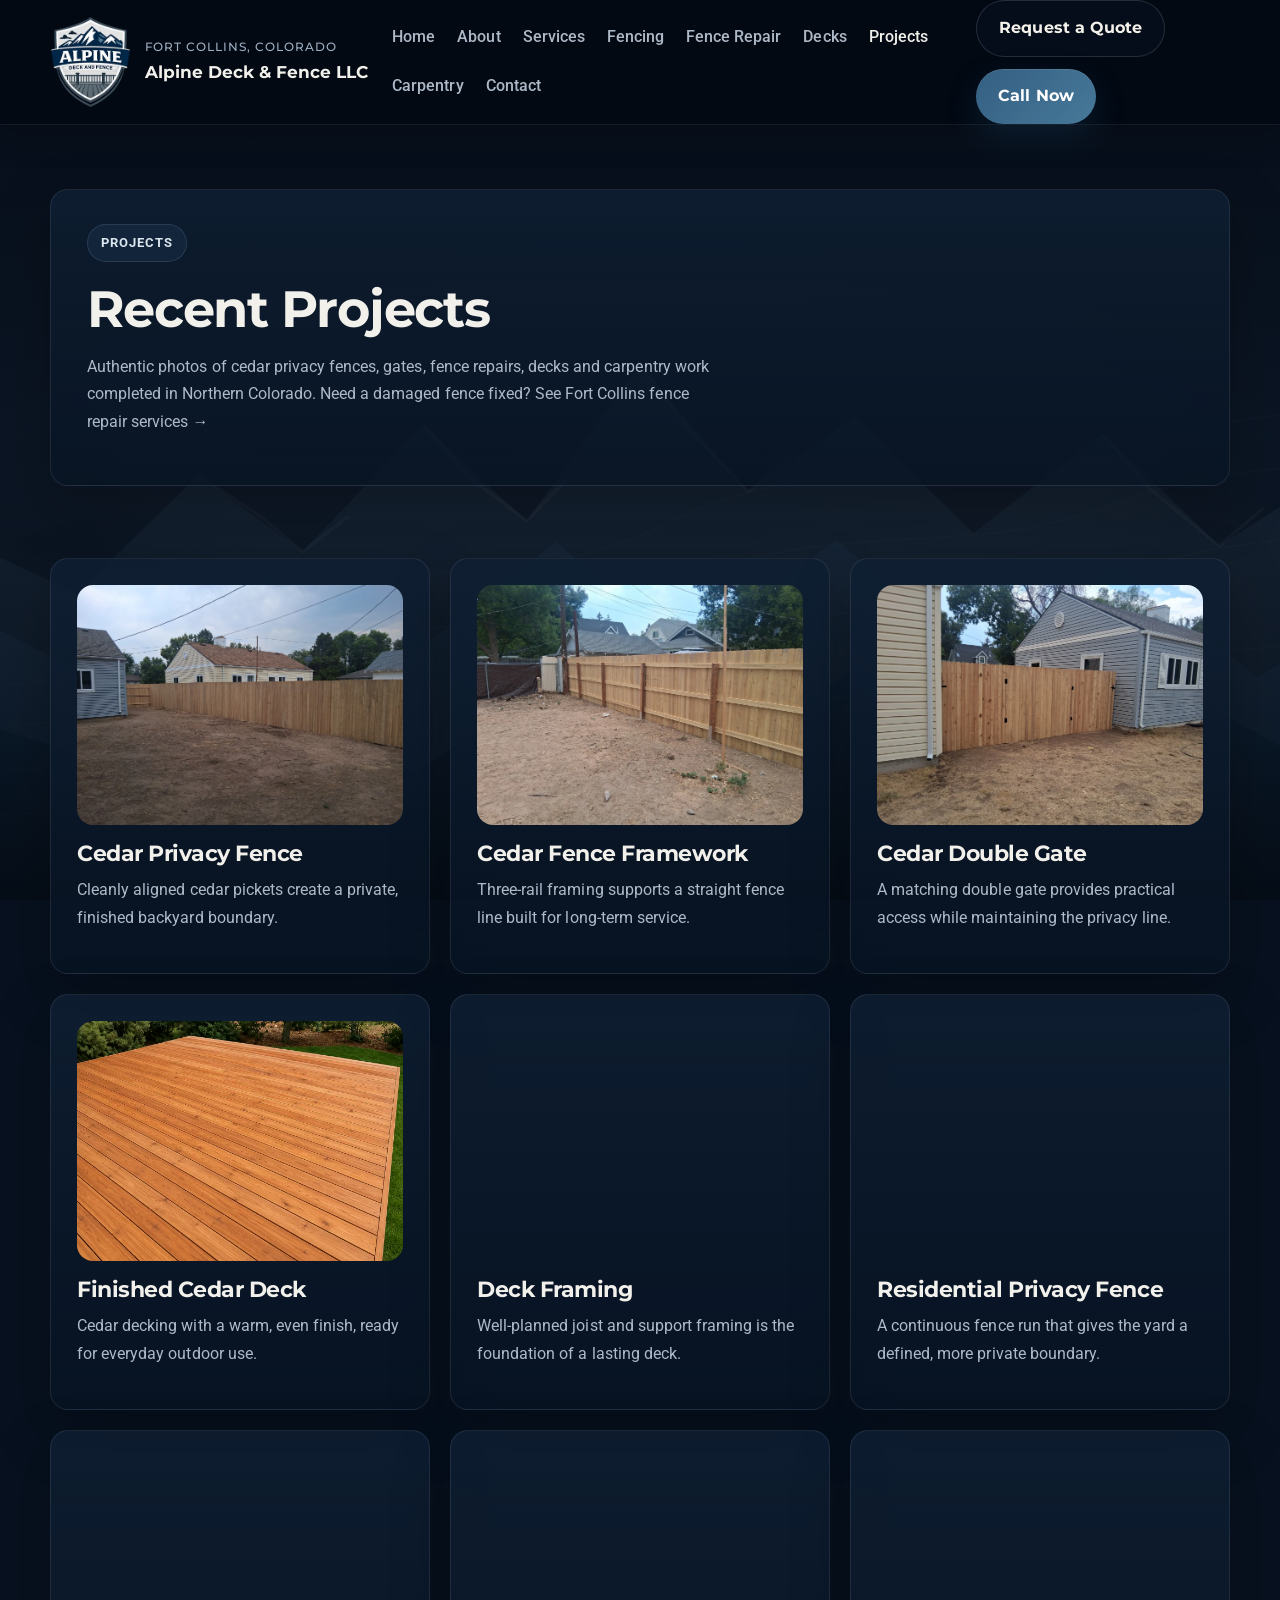
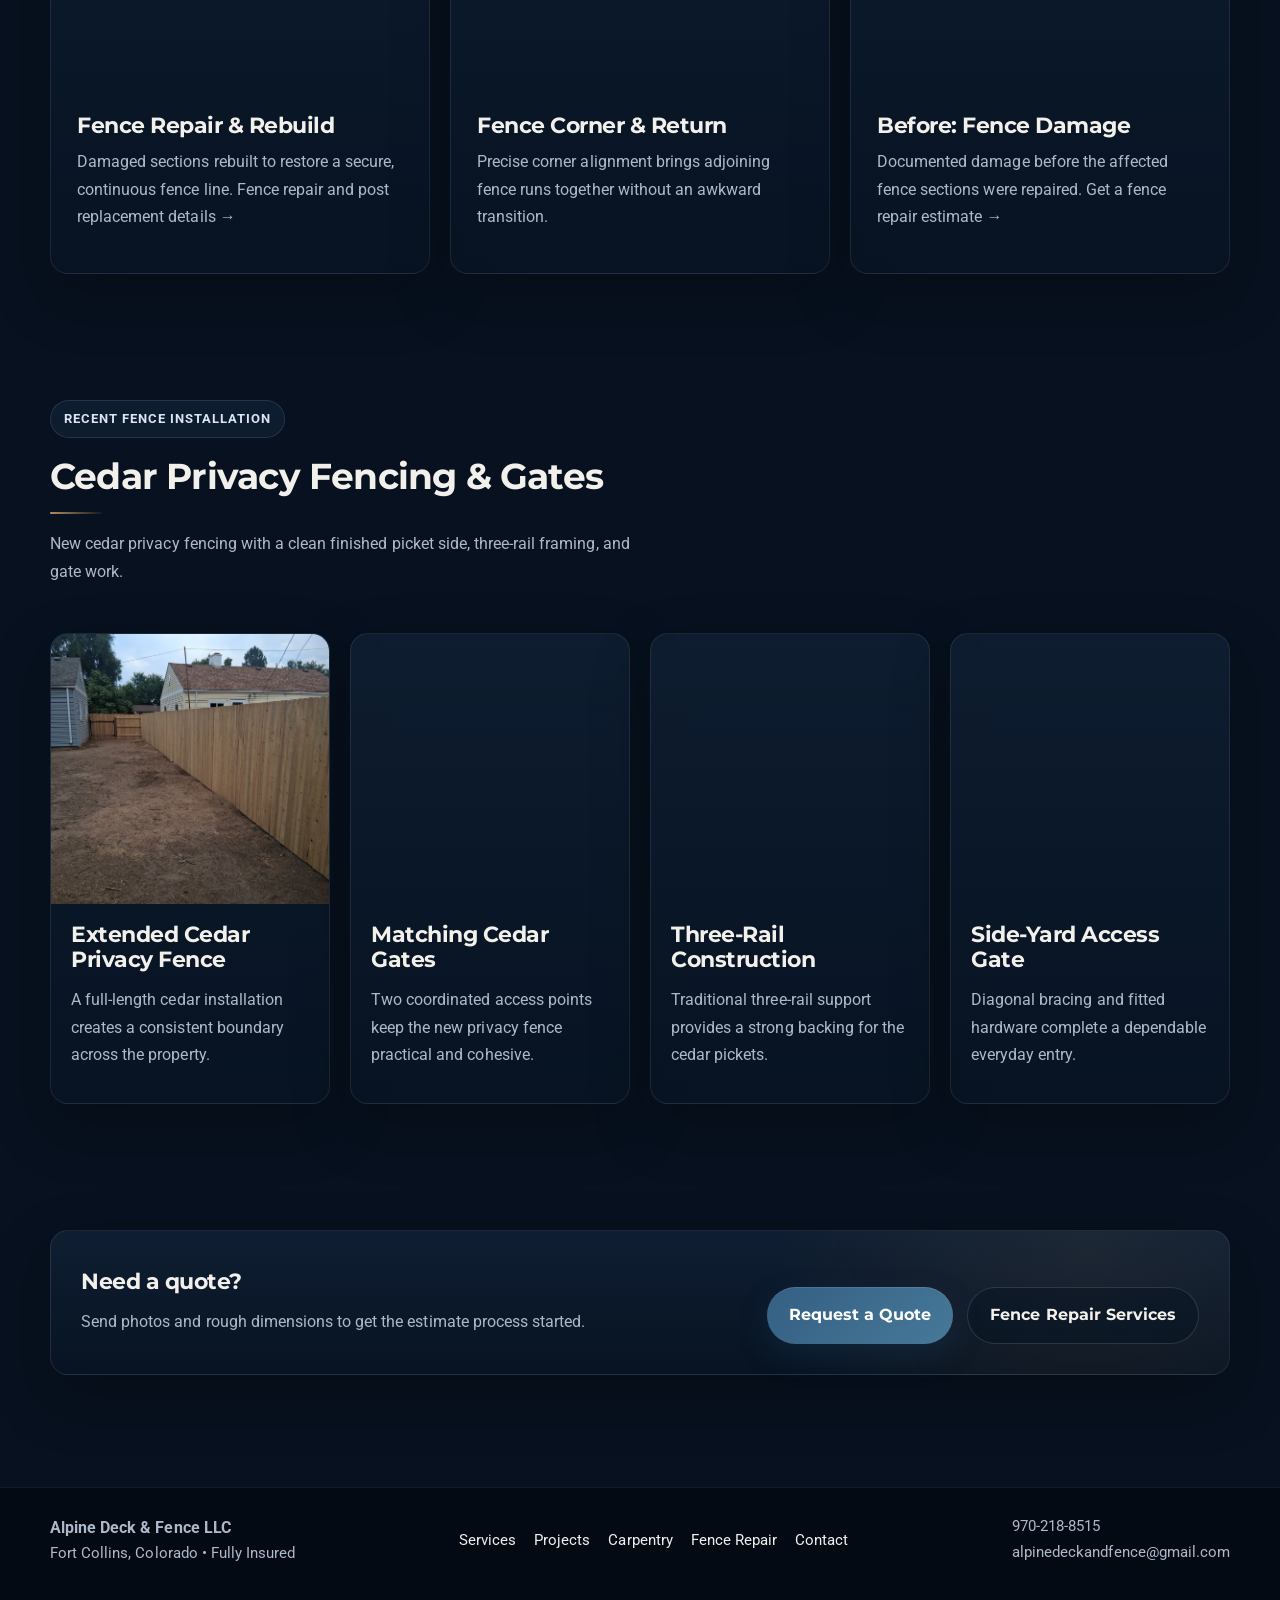
<file: projects.html>
<!DOCTYPE html>
<html lang="en">
<head>
  <meta charset="UTF-8">
  <meta name="viewport" content="width=device-width, initial-scale=1.0">
  <title>Projects | Alpine Deck & Fence</title>
  <meta name="description" content="Recent deck, fence, porch, and carpentry project photos from Alpine Deck & Fence serving Fort Collins and Northern Colorado.">
  <meta name="theme-color" content="#07111f">
  <link rel="preconnect" href="https://fonts.googleapis.com">
  <link rel="preconnect" href="https://fonts.gstatic.com" crossorigin>
  <link href="https://fonts.googleapis.com/css2?family=Montserrat:wght@500;600;700;800&family=Roboto:wght@400;500;700&display=swap" rel="preload" as="style" onload="this.onload=null;this.rel='stylesheet'"><noscript><link href="https://fonts.googleapis.com/css2?family=Montserrat:wght@500;600;700;800&family=Roboto:wght@400;500;700&display=swap" rel="stylesheet"></noscript>
  <link rel="stylesheet" href="style.css?v=20260813-v19">

  <!-- ALPINE SEO START -->
  <link rel="canonical" href="https://alpinedeckandfence.com/projects">
  <meta name="robots" content="index,follow,max-image-preview:large,max-snippet:-1,max-video-preview:-1">
  <link rel="icon" href="favicon.png" type="image/png">
  <link rel="sitemap" type="application/xml" href="https://alpinedeckandfence.com/sitemap.xml">
  <meta property="og:locale" content="en_US">
  <meta property="og:type" content="website">
  <meta property="og:site_name" content="Alpine Deck &amp; Fence">
  <meta property="og:title" content="Projects | Alpine Deck &amp; Fence">
  <meta property="og:description" content="Recent deck, fence, porch, and carpentry project photos from Alpine Deck &amp; Fence serving Fort Collins and Northern Colorado.">
  <meta property="og:url" content="https://alpinedeckandfence.com/projects">
  <meta property="og:image" content="https://alpinedeckandfence.com/images/alpine-social-share.png">
  <meta property="og:image:secure_url" content="https://alpinedeckandfence.com/images/alpine-social-share.png">
  <meta property="og:image:type" content="image/png">
  <meta property="og:image:width" content="1200">
  <meta property="og:image:height" content="630">
  <meta property="og:image:alt" content="Alpine Deck &amp; Fence LLC logo on an Alpine mountain background">
  <meta name="twitter:card" content="summary_large_image">
  <meta name="twitter:title" content="Projects | Alpine Deck &amp; Fence">
  <meta name="twitter:description" content="Recent deck, fence, porch, and carpentry project photos from Alpine Deck &amp; Fence serving Fort Collins and Northern Colorado.">
  <meta name="twitter:image" content="https://alpinedeckandfence.com/images/alpine-social-share.png">
  <script type="application/ld+json">{"@context":"https://schema.org","@graph":[{"@type":"CollectionPage","@id":"https://alpinedeckandfence.com/projects#webpage","url":"https://alpinedeckandfence.com/projects","name":"Projects | Alpine Deck & Fence","headline":"Recent Projects","description":"Recent deck, fence, porch, and carpentry project photos from Alpine Deck & Fence serving Fort Collins and Northern Colorado.","isPartOf":{"@id":"https://alpinedeckandfence.com/#website"},"about":{"@id":"https://alpinedeckandfence.com/#business"},"primaryImageOfPage":{"@type":"ImageObject","url":"https://alpinedeckandfence.com/images/alpine-social-share.png"},"inLanguage":"en-US"},{"@type":"BreadcrumbList","@id":"https://alpinedeckandfence.com/projects#breadcrumb","itemListElement":[{"@type":"ListItem","position":1,"name":"Home","item":"https://alpinedeckandfence.com/"},{"@type":"ListItem","position":2,"name":"Recent Projects","item":"https://alpinedeckandfence.com/projects"}]}]}</script>
  <!-- ALPINE SEO END -->
</head>
<body>
  <header class="topbar">
    <div class="container nav">
      <a class="brand" href="/" aria-label="Alpine Deck & Fence home">
        <img src="images/alpine-logo-nav-tight-216h.webp" alt="Alpine Deck & Fence logo" class="logo" width="189" height="216" decoding="async" fetchpriority="high">
        <div class="brand-text">
          <small>Fort Collins, Colorado</small>
          <span>Alpine Deck &amp; Fence LLC</span>
        </div>
      </a>
      <nav class="nav-links" aria-label="Main navigation">
        <a href="/">Home</a>
        <a href="/about">About</a>
        <a href="/services">Services</a>
        <a href="/fence">Fencing</a>
        <a href="/fence-repair-fort-collins">Fence Repair</a>
        <a href="/deck">Decks</a>
        <a href="/projects">Projects</a>
        <a href="/carpentry">Carpentry</a>
        <a href="/contact">Contact</a>
      </nav>
      <div class="nav-cta">
        <a class="button-outline" href="/contact">Request a Quote</a>
        <a class="button" href="tel:9702188515">Call Now</a>
      </div>
    </div>
  </header>
  <main>
    <section class="page-header">
      <div class="container">
        <div class="page-header-card">
          <div class="eyebrow">Projects</div>
          <h1>Recent Projects</h1>
          <p>Authentic photos of cedar privacy fences, gates, fence repairs, decks and carpentry work completed in Northern Colorado. Need a damaged fence fixed? <a class="service-link" href="/fence-repair-fort-collins">See Fort Collins fence repair services →</a></p>
        </div>
      </div>
    </section>
    <section>
      <div class="container project-grid">
        <article class="project-card">
          <img src="images/recent-cedar-fence-yard.webp" alt="Recent cedar privacy fence installation viewed from the finished yard side" width="1536" height="1152" decoding="async" loading="lazy" fetchpriority="low">
          <h3>Cedar Privacy Fence</h3>
          <p>Cleanly aligned cedar pickets create a private, finished backyard boundary.</p>
        </article>
        <article class="project-card">
          <img src="images/recent-cedar-fence-rail-side.webp" alt="Rail side of a recent cedar privacy fence installation" width="1536" height="1152" decoding="async" loading="lazy" fetchpriority="low">
          <h3>Cedar Fence Framework</h3>
          <p>Three-rail framing supports a straight fence line built for long-term service.</p>
        </article>
        <article class="project-card">
          <img src="images/recent-cedar-double-gate.webp" alt="Finished double gate integrated into a cedar privacy fence" width="1536" height="1152" decoding="async" loading="lazy" fetchpriority="low">
          <h3>Cedar Double Gate</h3>
          <p>A matching double gate provides practical access while maintaining the privacy line.</p>
        </article>
        <article class="project-card">
          <img src="images/alpine-deck-finish-even-stain-2026.avif" alt="Finished cedar deck with an even warm-toned surface" decoding="async" loading="lazy" fetchpriority="low">
          <h3>Finished Cedar Deck</h3>
          <p>Cedar decking with a warm, even finish, ready for everyday outdoor use.</p>
        </article>
        <article class="project-card">
          <img src="images/custom-deck-fort-collins-02.webp" alt="Deck framing detail from below" width="1280" height="720" decoding="async" loading="lazy" fetchpriority="low">
          <h3>Deck Framing</h3>
          <p>Well-planned joist and support framing is the foundation of a lasting deck.</p>
        </article>
        <article class="project-card">
          <img src="images/privacy-fence-fort-collins-01.webp" alt="Long privacy fence installation" width="1280" height="960" decoding="async" loading="lazy" fetchpriority="low">
          <h3>Residential Privacy Fence</h3>
          <p>A continuous fence run that gives the yard a defined, more private boundary.</p>
        </article>
        <article class="project-card">
          <img src="images/fence-install-fort-collins-01.webp" alt="Fence repair and rebuilt sections" width="1280" height="960" decoding="async" loading="lazy" fetchpriority="low">
          <h3>Fence Repair &amp; Rebuild</h3>
          <p>Damaged sections rebuilt to restore a secure, continuous fence line. <a class="service-link" href="/fence-repair-fort-collins">Fence repair and post replacement details →</a></p>
        </article>
        <article class="project-card">
          <img src="images/privacy-fence-fort-collins-02.webp" alt="Fence corner and long run" width="1280" height="960" decoding="async" loading="lazy" fetchpriority="low">
          <h3>Fence Corner &amp; Return</h3>
          <p>Precise corner alignment brings adjoining fence runs together without an awkward transition.</p>
        </article>
        <article class="project-card">
          <img src="images/fence-repair-fort-collins-01.webp" alt="Fence before repair" width="960" height="1280" decoding="async" loading="lazy" fetchpriority="low">
          <h3>Before: Fence Damage</h3>
          <p>Documented damage before the affected fence sections were repaired. <a class="service-link" href="/fence-repair-fort-collins">Get a fence repair estimate →</a></p>
        </article>
      </div>
    </section>

    <section aria-labelledby="new-cedar-project-heading">
      <div class="container">
        <div class="section-header">
          <div>
            <div class="eyebrow">Recent Fence Installation</div>
            <h2 id="new-cedar-project-heading">Cedar Privacy Fencing &amp; Gates</h2>
            <p>New cedar privacy fencing with a clean finished picket side, three-rail framing, and gate work.</p>
          </div>
        </div>
        <div class="grid-4">
          <article class="gallery-card">
            <img src="images/alpine-cedar-fence-long-run.webp" alt="Long finished cedar privacy fence enclosing a residential yard" width="1500" height="1125" decoding="async" loading="lazy" fetchpriority="low">
            <div class="gallery-copy">
              <h3>Extended Cedar Privacy Fence</h3>
              <p>A full-length cedar installation creates a consistent boundary across the property.</p>
            </div>
          </article>
          <article class="gallery-card">
            <img src="images/alpine-cedar-fence-double-gates.webp" alt="New cedar privacy fence with two gates between residential buildings" width="1500" height="1125" decoding="async" loading="lazy" fetchpriority="low">
            <div class="gallery-copy">
              <h3>Matching Cedar Gates</h3>
              <p>Two coordinated access points keep the new privacy fence practical and cohesive.</p>
            </div>
          </article>
          <article class="gallery-card">
            <img src="images/alpine-cedar-fence-three-rail.webp" alt="Three-rail framing and posts on the back side of a cedar privacy fence" width="1500" height="1125" decoding="async" loading="lazy" fetchpriority="low">
            <div class="gallery-copy">
              <h3>Three-Rail Construction</h3>
              <p>Traditional three-rail support provides a strong backing for the cedar pickets.</p>
            </div>
          </article>
          <article class="gallery-card">
            <img src="images/alpine-cedar-fence-side-gate.webp" alt="Cedar side-yard access gate showing diagonal bracing and black hardware" width="1500" height="1125" decoding="async" loading="lazy" fetchpriority="low">
            <div class="gallery-copy">
              <h3>Side-Yard Access Gate</h3>
              <p>Diagonal bracing and fitted hardware complete a dependable everyday entry.</p>
            </div>
          </article>
        </div>
      </div>
    </section>

    <section>
      <div class="container cta-band">
        <div>
          <h3>Need a quote?</h3>
          <p>Send photos and rough dimensions to get the estimate process started.</p>
        </div>
        <div class="hero-actions">
          <a class="button" href="/contact">Request a Quote</a>
          <a class="button-outline" href="/fence-repair-fort-collins">Fence Repair Services</a>
        </div>
      </div>
    </section>
  </main>
  <footer class="footer">
    <div class="container footer-grid">
      <div>
        <p><strong>Alpine Deck &amp; Fence LLC</strong></p>
        <p class="small">Fort Collins, Colorado • Fully Insured</p>
      </div>
      <div class="footer-links small">
        <a href="/services">Services</a>
        <a href="/projects">Projects</a>
        <a href="/carpentry">Carpentry</a>
        <a href="/fence-repair-fort-collins">Fence Repair</a>
        <a href="/contact">Contact</a>
      </div>
      <div class="small">
        <p>970-218-8515</p>
        <p>alpinedeckandfence@gmail.com</p>
      </div>
    </div>
  </footer>
  <script src="script.js?v=20260813-v19" defer></script>
</body>
</html>
</file>
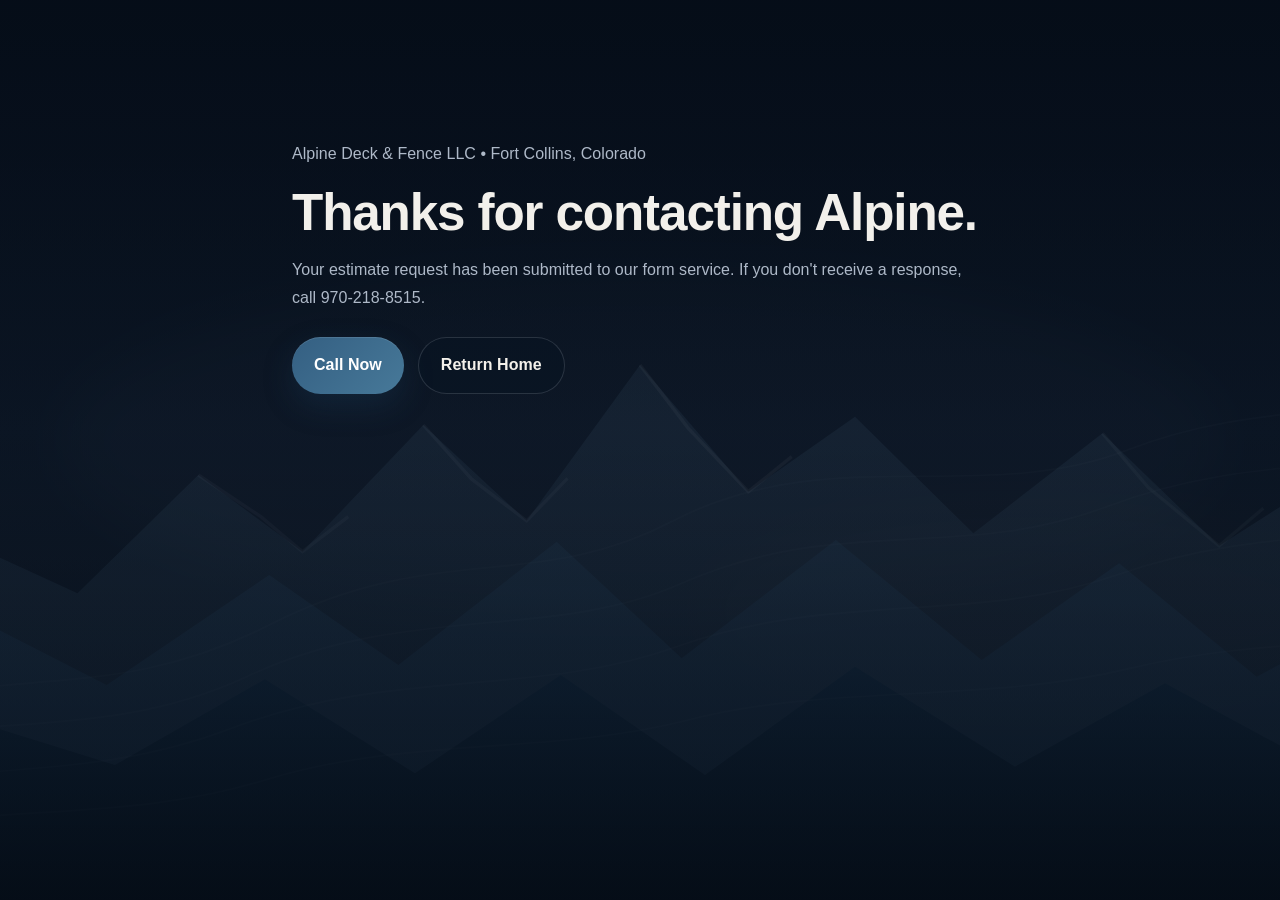
<file: quote-received.html>
<!DOCTYPE html>
<html lang="en">
<head>
<meta charset="UTF-8">
<meta name="viewport" content="width=device-width,initial-scale=1">
<meta name="robots" content="noindex,follow">
<title>Estimate Request Submitted | Alpine Deck &amp; Fence</title>
<link rel="stylesheet" href="/style.css?v=20261103-form">
<link rel="icon" href="/favicon.png" type="image/png">
</head>
<body>
<main class="container" style="max-width:760px;margin:12vh auto;padding:2rem">
<p>Alpine Deck &amp; Fence LLC • Fort Collins, Colorado</p>
<h1>Thanks for contacting Alpine.</h1>
<p>Your estimate request has been submitted to our form service. If you don't receive a response, call <a href="tel:9702188515">970-218-8515</a>.</p>
<div class="hero-actions"><a class="button" href="tel:9702188515">Call Now</a><a class="button-outline" href="/">Return Home</a></div>
</main>
</body>
</html>
</file>
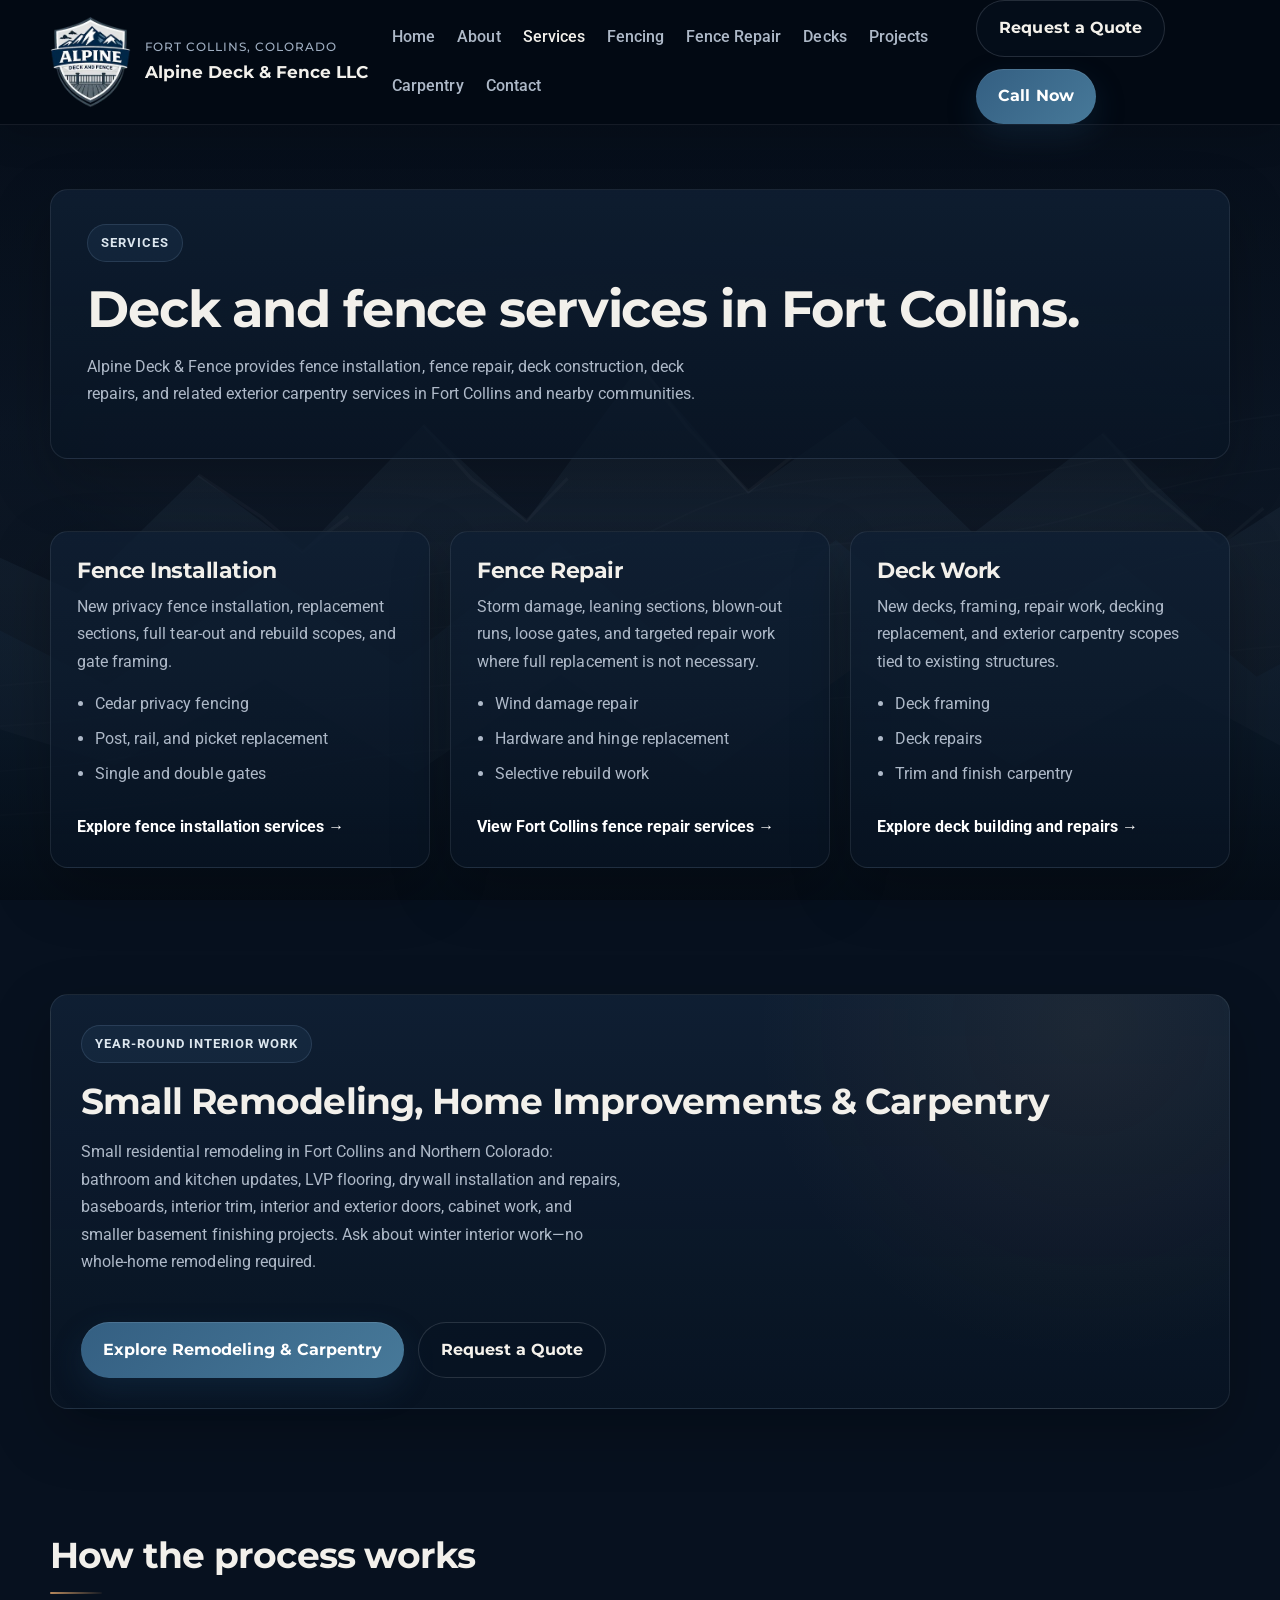
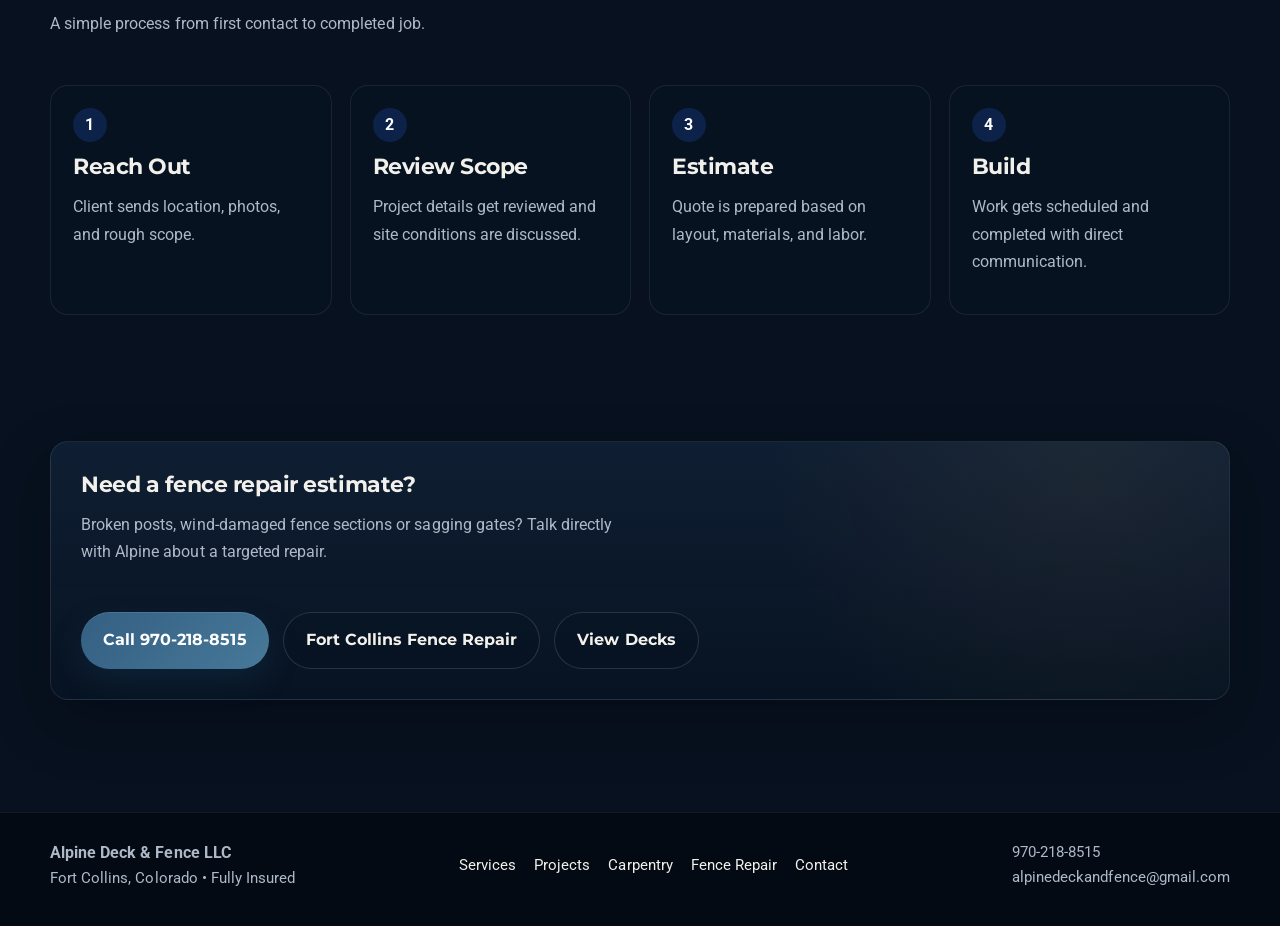
<file: services.html>
<!DOCTYPE html>
<html lang="en">
<head>
  <meta charset="UTF-8">
  <meta name="viewport" content="width=device-width, initial-scale=1.0">
  <title>Deck & Fence Services Fort Collins | Alpine Deck & Fence</title>
  <meta name="description" content="Fence installation, fence repair, deck construction, and outdoor carpentry services in Fort Collins.">
  <meta name="theme-color" content="#07111f">
  <link rel="preconnect" href="https://fonts.googleapis.com">
  <link rel="preconnect" href="https://fonts.gstatic.com" crossorigin>
  <link href="https://fonts.googleapis.com/css2?family=Montserrat:wght@500;600;700;800&family=Roboto:wght@400;500;700&display=swap" rel="preload" as="style" onload="this.onload=null;this.rel='stylesheet'"><noscript><link href="https://fonts.googleapis.com/css2?family=Montserrat:wght@500;600;700;800&family=Roboto:wght@400;500;700&display=swap" rel="stylesheet"></noscript>
  <link rel="stylesheet" href="style.css?v=20260813-v19">

  <!-- ALPINE SEO START -->
  <link rel="canonical" href="https://alpinedeckandfence.com/services">
  <meta name="robots" content="index,follow,max-image-preview:large,max-snippet:-1,max-video-preview:-1">
  <link rel="icon" href="favicon.png" type="image/png">
  <link rel="sitemap" type="application/xml" href="https://alpinedeckandfence.com/sitemap.xml">
  <meta property="og:locale" content="en_US">
  <meta property="og:type" content="website">
  <meta property="og:site_name" content="Alpine Deck &amp; Fence">
  <meta property="og:title" content="Deck &amp; Fence Services Fort Collins | Alpine Deck &amp; Fence">
  <meta property="og:description" content="Fence installation, fence repair, deck construction, and outdoor carpentry services in Fort Collins.">
  <meta property="og:url" content="https://alpinedeckandfence.com/services">
  <meta property="og:image" content="https://alpinedeckandfence.com/images/alpine-social-share.png">
  <meta property="og:image:secure_url" content="https://alpinedeckandfence.com/images/alpine-social-share.png">
  <meta property="og:image:type" content="image/png">
  <meta property="og:image:width" content="1200">
  <meta property="og:image:height" content="630">
  <meta property="og:image:alt" content="Alpine Deck &amp; Fence LLC logo on an Alpine mountain background">
  <meta name="twitter:card" content="summary_large_image">
  <meta name="twitter:title" content="Deck &amp; Fence Services Fort Collins | Alpine Deck &amp; Fence">
  <meta name="twitter:description" content="Fence installation, fence repair, deck construction, and outdoor carpentry services in Fort Collins.">
  <meta name="twitter:image" content="https://alpinedeckandfence.com/images/alpine-social-share.png">
  <script type="application/ld+json">{"@context":"https://schema.org","@graph":[{"@type":"WebPage","@id":"https://alpinedeckandfence.com/services#webpage","url":"https://alpinedeckandfence.com/services","name":"Deck & Fence Services Fort Collins | Alpine Deck & Fence","headline":"Deck and fence services in Fort Collins.","description":"Fence installation, fence repair, deck construction, and outdoor carpentry services in Fort Collins.","isPartOf":{"@id":"https://alpinedeckandfence.com/#website"},"about":{"@id":"https://alpinedeckandfence.com/#business"},"primaryImageOfPage":{"@type":"ImageObject","url":"https://alpinedeckandfence.com/images/alpine-social-share.png"},"inLanguage":"en-US"},{"@type":"BreadcrumbList","@id":"https://alpinedeckandfence.com/services#breadcrumb","itemListElement":[{"@type":"ListItem","position":1,"name":"Home","item":"https://alpinedeckandfence.com/"},{"@type":"ListItem","position":2,"name":"Deck and fence services in Fort Collins.","item":"https://alpinedeckandfence.com/services"}]},{"@type":"Service","@id":"https://alpinedeckandfence.com/services#service","name":"Deck and fence contracting services","serviceType":"Deck and fence contracting services","provider":{"@id":"https://alpinedeckandfence.com/#business"},"areaServed":[{"@type":"City","name":"Fort Collins"},{"@type":"AdministrativeArea","name":"Northern Colorado"}],"url":"https://alpinedeckandfence.com/services","description":"Fence installation, fence repair, deck construction, and outdoor carpentry services in Fort Collins."}]}</script>
  <!-- ALPINE SEO END -->
</head>
<body>
  <header class="topbar">
    <div class="container nav">
      <a class="brand" href="/" aria-label="Alpine Deck & Fence home">
        <img src="images/alpine-logo-nav-tight-216h.webp" alt="Alpine Deck & Fence logo" class="logo" width="189" height="216" decoding="async" fetchpriority="high">
        <div class="brand-text">
          <small>Fort Collins, Colorado</small>
          <span>Alpine Deck &amp; Fence LLC</span>
        </div>
      </a>
      <nav class="nav-links" aria-label="Main navigation">
        <a href="/">Home</a>
        <a href="/about">About</a>
        <a href="/services">Services</a>
        <a href="/fence">Fencing</a>
        <a href="/fence-repair-fort-collins">Fence Repair</a>
        <a href="/deck">Decks</a>
        <a href="/projects">Projects</a>
        <a href="/carpentry">Carpentry</a>
        <a href="/contact">Contact</a>
      </nav>
      <div class="nav-cta">
        <a class="button-outline" href="/contact#estimate-form">Request a Quote</a>
        <a class="button" href="tel:9702188515">Call Now</a>
      </div>
    </div>
  </header>
<main>
  <section class="page-header">
    <div class="container">
      <div class="page-header-card">
        <div class="eyebrow">Services</div>
        <h1>Deck and fence services in Fort Collins.</h1>
        <p>Alpine Deck & Fence provides fence installation, fence repair, deck construction, deck repairs, and related exterior carpentry services in Fort Collins and nearby communities.</p>
      </div>
    </div>
  </section>
  <section>
    <div class="container grid-3">
      <article class="service-card">
        <h3>Fence Installation</h3>
        <p>New privacy fence installation, replacement sections, full tear-out and rebuild scopes, and gate framing.</p>
        <ul>
          <li>Cedar privacy fencing</li>
          <li>Post, rail, and picket replacement</li>
          <li>Single and double gates</li>
        </ul>
        <a class="service-link" href="/fence">Explore fence installation services →</a>
      </article>
      <article class="service-card">
        <h3>Fence Repair</h3>
        <p>Storm damage, leaning sections, blown-out runs, loose gates, and targeted repair work where full replacement is not necessary.</p>
        <ul>
          <li>Wind damage repair</li>
          <li>Hardware and hinge replacement</li>
          <li>Selective rebuild work</li>
        </ul>
        <a class="service-link" href="/fence-repair-fort-collins">View Fort Collins fence repair services →</a>
      </article>
      <article class="service-card">
        <h3>Deck Work</h3>
        <p>New decks, framing, repair work, decking replacement, and exterior carpentry scopes tied to existing structures.</p>
        <ul>
          <li>Deck framing</li>
          <li>Deck repairs</li>
          <li>Trim and finish carpentry</li>
        </ul>
        <a class="service-link" href="/deck">Explore deck building and repairs →</a>
      </article>
    </div>
  </section>

  <section aria-labelledby="interior-services-heading">
    <div class="container">
      <div class="cta-band">
        <div>
          <div class="eyebrow">Year-Round Interior Work</div>
          <h2 id="interior-services-heading">Small Remodeling, Home Improvements &amp; Carpentry</h2>
          <p>Small residential remodeling in Fort Collins and Northern Colorado: bathroom and kitchen updates, LVP flooring, drywall installation and repairs, baseboards, interior trim, interior and exterior doors, cabinet work, and smaller basement finishing projects. Ask about winter interior work—no whole-home remodeling required.</p>
        </div>
        <div class="hero-actions">
          <a class="button" href="/carpentry">Explore Remodeling &amp; Carpentry</a>
          <a class="button-outline" href="/contact#estimate-form">Request a Quote</a>
        </div>
      </div>
    </div>
  </section>

  <section>
    <div class="container">
      <div class="section-header">
        <div>
          <h2>How the process works</h2>
          <p>A simple process from first contact to completed job.</p>
        </div>
      </div>
      <div class="process">
        <div class="process-step">
          <div class="step-num">1</div>
          <h3>Reach Out</h3>
          <p>Client sends location, photos, and rough scope.</p>
        </div>
        <div class="process-step">
          <div class="step-num">2</div>
          <h3>Review Scope</h3>
          <p>Project details get reviewed and site conditions are discussed.</p>
        </div>
        <div class="process-step">
          <div class="step-num">3</div>
          <h3>Estimate</h3>
          <p>Quote is prepared based on layout, materials, and labor.</p>
        </div>
        <div class="process-step">
          <div class="step-num">4</div>
          <h3>Build</h3>
          <p>Work gets scheduled and completed with direct communication.</p>
        </div>
      </div>
    </div>
  </section>
  <section>
    <div class="container cta-band">
      <div>
        <h3>Need a fence repair estimate?</h3>
        <p>Broken posts, wind-damaged fence sections or sagging gates? Talk directly with Alpine about a targeted repair.</p>
      </div>
      <div class="hero-actions">
        <a class="button" href="tel:9702188515">Call 970-218-8515</a>
        <a class="button-outline" href="/fence-repair-fort-collins">Fort Collins Fence Repair</a>
        <a class="button-outline" href="/deck">View Decks</a>
      </div>
    </div>
  </section>
</main>
  <footer class="footer">
    <div class="container footer-grid">
      <div>
        <p><strong>Alpine Deck &amp; Fence LLC</strong></p>
        <p class="small">Fort Collins, Colorado • Fully Insured</p>
      </div>
      <div class="footer-links small">
        <a href="/services">Services</a>
        <a href="/projects">Projects</a>
        <a href="/carpentry">Carpentry</a>
        <a href="/fence-repair-fort-collins">Fence Repair</a>
        <a href="/contact">Contact</a>
      </div>
      <div class="small">
        <p><a href="tel:9702188515">970-218-8515</a></p>
        <p><a href="mailto:alpinedeckandfence@gmail.com">alpinedeckandfence@gmail.com</a></p>
      </div>
    </div>
  </footer>
  <script src="script.js?v=20260813-v19" defer></script>
</body>
</html>
</file>
<file: style.css>
:root{
  --bg:#0f172a;
  --bg-soft:#111c34;
  --panel:#16233f;
  --panel-2:#1d2d50;
  --text:#e5edf9;
  --muted:#b2bfd8;
  --line:rgba(255,255,255,.10);
  --accent:#2563eb;
  --accent-2:#60a5fa;
  --dark:#020617;
  --success:#22c55e;
  --max:1180px;
  --radius:20px;
  --shadow:0 18px 45px rgba(0,0,0,.28);
}

*{box-sizing:border-box}
html{scroll-behavior:smooth}
body{
  margin:0;
  background:linear-gradient(180deg,#0b1222 0%, #0f172a 55%, #101a30 100%);
  color:var(--text);
  font-family:Roboto,Arial,sans-serif;
  line-height:1.6;
}
img{max-width:100%;display:block}
a{color:inherit;text-decoration:none}
h1,h2,h3,h4{font-family:Montserrat,Arial,sans-serif;line-height:1.15;margin:0 0 14px}
h1{font-size:clamp(2.4rem,4vw,4.7rem);letter-spacing:-.03em}
h2{font-size:clamp(1.8rem,2.8vw,2.9rem)}
h3{font-size:clamp(1.15rem,1.7vw,1.4rem)}
p{margin:0 0 16px;color:var(--muted)}
ul{margin:0;padding-left:18px}
li{color:var(--muted);margin-bottom:8px}

.container{width:min(var(--max),calc(100% - 32px));margin:0 auto}
.topbar{
  position:sticky;top:0;z-index:50;
  background:rgba(2,6,23,.78);
  backdrop-filter:blur(14px);
  border-bottom:1px solid var(--line);
}
.nav{
  min-height:78px;
  display:flex;align-items:center;justify-content:space-between;gap:24px;
}
.brand{
  display:flex;align-items:center;gap:14px;font-family:Montserrat,Arial,sans-serif;font-weight:700;
}
.brand-mark{
  width:42px;height:42px;border-radius:12px;
  background:linear-gradient(135deg,var(--accent),var(--accent-2));
  display:grid;place-items:center;
  box-shadow:var(--shadow);
  color:white;font-size:1.1rem;font-weight:700;
}
.brand-text small{display:block;color:var(--muted);font-weight:500;font-size:.78rem;letter-spacing:.08em;text-transform:uppercase}
.brand-text span{display:block;font-size:1.05rem}
.nav-links{
  display:flex;align-items:center;gap:22px;flex-wrap:wrap;
}
.nav-links a{
  color:var(--muted);font-weight:500;transition:.2s ease;
}
.nav-links a:hover,
.nav-links a.active{color:#fff}
.nav-cta{
  display:flex;align-items:center;gap:12px;flex-wrap:wrap;
}
.button,.button-outline{
  display:inline-flex;align-items:center;justify-content:center;gap:10px;
  padding:14px 22px;border-radius:999px;font-weight:700;transition:.2s ease;
  font-family:Montserrat,Arial,sans-serif;
}
.button{
  background:linear-gradient(135deg,var(--accent),#3b82f6);
  color:#fff;box-shadow:0 10px 28px rgba(37,99,235,.35);
}
.button:hover{transform:translateY(-1px)}
.button-outline{
  border:1px solid var(--line);
  color:#fff;
  background:rgba(255,255,255,.03);
}
.button-outline:hover{background:rgba(255,255,255,.07)}

.hero{
  padding:84px 0 70px;
}
.hero-grid{
  display:grid;grid-template-columns:1.15fr .85fr;gap:34px;align-items:stretch;
}
.hero-copy,.hero-card,.card,.gallery-card,.cta-band,.review-card,.service-card,.stat-card,.contact-card,.page-header-card,.project-card{
  background:linear-gradient(180deg,rgba(255,255,255,.05),rgba(255,255,255,.03));
  border:1px solid var(--line);
  border-radius:var(--radius);
  box-shadow:var(--shadow);
}
.hero-copy{
  padding:40px;
}
.eyebrow{
  display:inline-flex;align-items:center;gap:10px;
  padding:8px 14px;border-radius:999px;
  background:rgba(96,165,250,.10);
  border:1px solid rgba(96,165,250,.20);
  color:#dceafe;
  font-size:.88rem;font-weight:700;letter-spacing:.03em;
  margin-bottom:18px;
}
.hero-copy p.lead{
  font-size:1.1rem;
  max-width:55ch;
}
.hero-actions{display:flex;flex-wrap:wrap;gap:14px;margin-top:26px}
.hero-list{
  display:grid;grid-template-columns:repeat(2,minmax(0,1fr));gap:12px;margin-top:28px
}
.hero-list div{
  padding:14px 16px;border:1px solid var(--line);border-radius:16px;background:rgba(255,255,255,.02);
  color:#d7e3f7;font-weight:500
}
.hero-card{
  overflow:hidden;display:flex;flex-direction:column;
}
.hero-image{
  min-height:100%;
  background:
    linear-gradient(180deg,rgba(4,10,25,.15),rgba(4,10,25,.38)),
    url("images/1430_finish_2.webp") center/cover no-repeat;
}
.hero-image .badge-stack{
  padding:28px;display:flex;flex-wrap:wrap;gap:12px;align-content:flex-start;
}
.badge{
  display:inline-flex;align-items:center;padding:10px 14px;border-radius:999px;
  background:rgba(2,6,23,.62);border:1px solid rgba(255,255,255,.18);font-weight:700
}

section{padding:26px 0 70px}
.section-header{
  margin-bottom:24px;display:flex;align-items:end;justify-content:space-between;gap:20px;flex-wrap:wrap
}
.section-header p{max-width:68ch}

.grid-3,.grid-4,.stats-grid,.review-grid,.gallery-grid,.contact-grid,.project-grid{
  display:grid;gap:20px;
}
.grid-3{grid-template-columns:repeat(3,minmax(0,1fr))}
.grid-4{grid-template-columns:repeat(4,minmax(0,1fr))}
.stats-grid{grid-template-columns:repeat(4,minmax(0,1fr))}
.review-grid{grid-template-columns:repeat(2,minmax(0,1fr))}
.gallery-grid{grid-template-columns:repeat(3,minmax(0,1fr))}
.contact-grid{grid-template-columns:1fr .9fr}
.project-grid{grid-template-columns:repeat(3,minmax(0,1fr))}

.card,.service-card,.review-card,.gallery-card,.stat-card,.contact-card,.page-header-card,.project-card{
  padding:26px;
}
.service-card h3,.review-card h3,.contact-card h3,.project-card h3{margin-bottom:10px}
.service-card ul{margin-top:16px}
.stat-card strong{
  display:block;font-family:Montserrat,Arial,sans-serif;font-size:2rem;margin-bottom:8px
}
.service-card .service-link{
  margin-top:18px;display:inline-flex;color:#fff;font-weight:700
}
.review-stars{font-size:1.15rem;margin-bottom:12px}
.quote-mark{
  font-size:2rem;line-height:1;color:#fff;margin-bottom:8px;font-family:Georgia,serif
}

.gallery-card{padding:0;overflow:hidden}
.gallery-card img{width:100%;height:270px;object-fit:cover}
.gallery-card .gallery-copy{padding:18px 20px}

.cta-band{
  padding:30px;
  display:flex;align-items:center;justify-content:space-between;gap:20px;flex-wrap:wrap;
  background:
   radial-gradient(circle at top right, rgba(96,165,250,.16), transparent 34%),
   linear-gradient(180deg,rgba(255,255,255,.05),rgba(255,255,255,.03));
}
.cta-band p{margin:0;max-width:60ch}

.page-header{padding:64px 0 34px}
.page-header-card{padding:34px 36px}
.page-header-card p{max-width:70ch}

.feature-list{
  display:grid;gap:14px
}
.feature-list div{
  padding:15px 16px;border-radius:16px;border:1px solid var(--line);background:rgba(255,255,255,.025)
}

.process{
  display:grid;grid-template-columns:repeat(4,minmax(0,1fr));gap:18px
}
.process-step{
  padding:22px;border-radius:18px;border:1px solid var(--line);background:rgba(255,255,255,.03)
}
.step-num{
  width:34px;height:34px;border-radius:999px;display:grid;place-items:center;
  background:rgba(37,99,235,.20);color:#fff;font-weight:700;margin-bottom:12px
}

.project-card img{
  width:100%;height:240px;object-fit:cover;border-radius:16px;margin-bottom:16px
}

.contact-card .stack{display:grid;gap:14px}
.contact-item{
  padding:16px;border-radius:16px;border:1px solid var(--line);background:rgba(255,255,255,.03)
}
.contact-item strong{display:block;color:#fff;margin-bottom:6px}
.contact-note{
  padding:18px;border:1px dashed rgba(255,255,255,.18);border-radius:16px;background:rgba(255,255,255,.025)
}

.footer{
  padding:26px 0 34px;border-top:1px solid var(--line);background:rgba(2,6,23,.34);margin-top:24px
}
.footer-grid{
  display:flex;align-items:center;justify-content:space-between;gap:18px;flex-wrap:wrap
}
.footer p{margin:0}
.footer-links{display:flex;gap:18px;flex-wrap:wrap}
.small{font-size:.94rem}

.notice{
  margin-top:14px;color:#d8e8ff
}

@media (max-width: 1050px){
  .hero-grid,.contact-grid,.grid-3,.grid-4,.stats-grid,.gallery-grid,.project-grid,.process{grid-template-columns:1fr 1fr}
}
@media (max-width: 760px){
  .nav{padding:14px 0}
  .nav,.nav-links,.nav-cta{justify-content:flex-start}
  .nav{flex-direction:column;align-items:flex-start}
  .hero{padding:46px 0 42px}
  .hero-grid,.contact-grid,.grid-3,.grid-4,.stats-grid,.review-grid,.gallery-grid,.project-grid,.process,.hero-list{grid-template-columns:1fr}
  .hero-copy,.page-header-card,.card,.service-card,.review-card,.contact-card,.stat-card,.project-card{padding:22px}
  .gallery-card img,.project-card img{height:220px}
  .cta-band{padding:24px}
}


.logo{
  height:92px;
  width:auto;
  display:block;
  flex:0 0 auto;
}

@media (max-width:760px){
  .logo{
    height:68px;
  }
}
.review-card{
  position:relative;
}
.review-card p{
  max-width:62ch;
}
.notice{
  margin-top:16px;
  color:#dbeafe;
}


.compare-card{
  position:relative;
  overflow:hidden;
  height:270px;
  border-bottom:1px solid var(--line);
  background:#0b1222;
}
.compare-card img{
  position:absolute;
  inset:0;
  width:100%;
  height:100%;
  object-fit:cover;
}
.compare-overlay-wrap{
  position:absolute;
  inset:0 auto 0 0;
  overflow:hidden;
  border-right:2px solid rgba(255,255,255,.9);
  z-index:2;
}
.compare-slider{
  position:absolute;
  inset:auto 16px 16px 16px;
  width:calc(100% - 32px);
  z-index:4;
}
.compare-label{
  position:absolute;
  top:14px;
  z-index:4;
  padding:6px 10px;
  border-radius:999px;
  background:rgba(2,6,23,.72);
  border:1px solid rgba(255,255,255,.16);
  color:#fff;
  font-size:.82rem;
  font-weight:700;
}
.compare-label.left{left:14px;}
.compare-label.right{right:14px;}




.about-teaser{
  display:grid;
  grid-template-columns:minmax(280px,.72fr) minmax(0,1.28fr);
  gap:0;
  overflow:hidden;
  background:
    radial-gradient(circle at 88% 10%,rgba(96,165,250,.14),transparent 35%),
    linear-gradient(180deg,rgba(255,255,255,.055),rgba(255,255,255,.03));
  border:1px solid var(--line);
  border-radius:var(--radius);
  box-shadow:var(--shadow);
}
.about-teaser-photo{min-height:470px;background:#0b1222}
.about-teaser-photo img{width:100%;height:100%;object-fit:cover;object-position:center}
.about-teaser-copy{padding:42px;display:flex;flex-direction:column;justify-content:center}
.about-teaser-copy .lead{font-size:1.08rem;color:#dce8fb}
.about-teaser-points{display:flex;flex-wrap:wrap;gap:10px;margin:8px 0 26px}
.about-teaser-points span{
  padding:9px 12px;border-radius:999px;border:1px solid var(--line);
  background:rgba(255,255,255,.035);color:#d8e6fa;font-size:.9rem;font-weight:700
}
.about-teaser-copy .button{width:fit-content}

.about-hero{padding:72px 0 44px}
.about-hero-grid{
  display:grid;grid-template-columns:1.08fr .92fr;gap:34px;align-items:start
}
.about-hero-copy,.about-hero-photo,.about-tall-photo,.flag-story,.colorado-story,.career-disclaimer{
  background:linear-gradient(180deg,rgba(255,255,255,.055),rgba(255,255,255,.03));
  border:1px solid var(--line);border-radius:var(--radius);box-shadow:var(--shadow)
}
.about-hero-copy{padding:42px}
.about-hero-copy .lead{font-size:1.14rem;color:#dce8fb}
.about-hero-actions{display:flex;gap:14px;flex-wrap:wrap;margin-top:26px}
.about-facts{display:grid;grid-template-columns:repeat(3,minmax(0,1fr));gap:12px;margin-top:30px}
.about-facts div{padding:15px;border:1px solid var(--line);border-radius:16px;background:rgba(255,255,255,.025)}
.about-facts strong{display:block;font-family:Montserrat,Arial,sans-serif;font-size:1.45rem;color:#fff}
.about-facts span{display:block;color:var(--muted);font-size:.86rem;line-height:1.35;margin-top:4px}
.about-hero-photo{overflow:hidden;margin:0;display:flex;flex-direction:column;align-self:start;height:auto}
.about-hero-photo img{width:100%;height:560px;object-fit:cover;object-position:center}
.about-hero-photo figcaption,.about-tall-photo figcaption{
  padding:16px 20px;color:var(--muted);font-size:.9rem;border-top:1px solid var(--line)
}

.about-story-grid{display:grid;grid-template-columns:1.2fr .8fr;gap:28px;align-items:stretch}
.about-story-copy{padding:12px 0}
.about-principles{display:grid;grid-template-columns:repeat(3,minmax(0,1fr));gap:14px;margin-top:26px}
.about-principles article{padding:20px;border:1px solid var(--line);border-radius:18px;background:rgba(255,255,255,.03)}
.about-principles article p{margin-bottom:0;font-size:.94rem}
.about-tall-photo{overflow:hidden;margin:0;display:flex;flex-direction:column}
.about-tall-photo img{width:100%;height:100%;min-height:500px;object-fit:cover;object-position:center}

.flag-story-section{padding-top:40px}
.flag-story{display:grid;grid-template-columns:.82fr 1.18fr;overflow:hidden}
.flag-story-photo{margin:0;min-height:560px;background:#0b1222}
.flag-story-photo img{width:100%;height:100%;object-fit:cover;object-position:center}
.flag-story-copy{padding:46px;display:flex;flex-direction:column;justify-content:center}
.flag-story-copy blockquote{
  margin:18px 0 0;padding:20px 22px;border-left:3px solid var(--accent-2);
  background:rgba(96,165,250,.07);border-radius:0 16px 16px 0;color:#fff;
  font-family:Montserrat,Arial,sans-serif;font-weight:700;font-size:1.03rem
}

.colorado-story{
  display:grid;grid-template-columns:1.1fr .9fr;overflow:hidden;
  background:
    radial-gradient(circle at 10% 10%,rgba(96,165,250,.13),transparent 34%),
    linear-gradient(180deg,rgba(255,255,255,.05),rgba(255,255,255,.03));
}
.colorado-story-copy{padding:44px;display:flex;flex-direction:column;justify-content:center}
.colorado-photo{margin:0;min-height:560px;background:#0b1222}
.colorado-photo img{width:100%;height:100%;object-fit:cover;object-position:center}

.behind-work-section{padding-top:34px}
.behind-work-grid{display:grid;grid-template-columns:1fr 1fr;gap:20px}
.behind-work-card{
  overflow:hidden;border:1px solid var(--line);border-radius:var(--radius);
  background:linear-gradient(180deg,rgba(255,255,255,.05),rgba(255,255,255,.03));box-shadow:var(--shadow)
}
.behind-work-card img{width:100%;height:360px;object-fit:cover}
.behind-work-card.serious img{object-position:center}
.behind-work-card.personality img{object-position:center 36%}
.behind-work-card div{padding:22px 24px}
.behind-work-card div p{margin-bottom:0}

.career-section{padding-top:38px}
.career-header{display:grid;grid-template-columns:1.1fr .9fr;gap:24px;align-items:start;margin-bottom:24px}
.career-disclaimer{padding:22px 24px;background:rgba(96,165,250,.055)}
.career-disclaimer strong{display:block;color:#fff;font-family:Montserrat,Arial,sans-serif;margin-bottom:7px}
.career-disclaimer p{font-size:.9rem;margin:0}
.career-grid{display:grid;grid-template-columns:repeat(3,minmax(0,1fr));gap:20px}
.career-card{
  overflow:hidden;border:1px solid var(--line);border-radius:var(--radius);
  background:linear-gradient(180deg,rgba(255,255,255,.05),rgba(255,255,255,.03));box-shadow:var(--shadow)
}
.career-card img{width:100%;height:270px;object-fit:cover}
.career-card div{padding:21px 22px}
.career-card span{display:block;color:var(--accent-2);font-size:.78rem;font-weight:700;letter-spacing:.05em;text-transform:uppercase;margin-bottom:8px}
.career-card p{margin-bottom:0}

@media (max-width:1050px){
  .about-teaser,.about-hero-grid,.about-story-grid,.flag-story,.colorado-story,.career-header{grid-template-columns:1fr 1fr}
  .about-principles,.career-grid{grid-template-columns:1fr 1fr}
}
@media (max-width:760px){
  .about-teaser,.about-hero-grid,.about-story-grid,.flag-story,.colorado-story,.career-header,.behind-work-grid,.career-grid{grid-template-columns:1fr}
  .about-teaser-photo{min-height:360px}
  .about-teaser-copy,.about-hero-copy,.flag-story-copy,.colorado-story-copy{padding:26px 22px}
  .about-facts,.about-principles{grid-template-columns:1fr}
  .about-hero-photo img{height:430px}
  .about-tall-photo img,.flag-story-photo,.colorado-photo{min-height:420px}
  .behind-work-card img{height:290px}
  .career-card img{height:240px}
}


.trade-strip{
  display:flex;
  flex-wrap:wrap;
  gap:9px;
  margin:22px 0 4px;
}
.trade-strip span{
  padding:8px 11px;
  border-radius:999px;
  border:1px solid var(--line);
  background:rgba(255,255,255,.035);
  color:#dce8fb;
  font-size:.82rem;
  font-weight:700;
}
.about-tall-photo.team-photo img{
  object-fit:cover;
  object-position:center 32%;
}
.flag-story-copy blockquote span{
  display:block;
}
.flag-story-copy blockquote cite{
  display:block;
  margin-top:9px;
  color:var(--muted);
  font-family:Roboto,Arial,sans-serif;
  font-size:.88rem;
  font-style:normal;
  font-weight:500;
}
.career-card img{
  object-position:center;
}
.career-card:nth-child(3) img{
  object-position:center 62%;
}
.career-card:nth-child(4) img{
  object-position:center;
}
.career-card:nth-child(5) img{
  object-position:center;
}
@media (max-width:760px){
  .trade-strip{margin-top:18px}
  .about-tall-photo.team-photo img{object-position:center 24%}
}


.about-tall-photo.field-photo img{
  object-fit:cover;
  object-position:center 38%;
}
.flag-story-copy{padding:40px 42px}
.crew-proof{
  display:grid;
  grid-template-columns:150px 1fr;
  gap:18px;
  align-items:center;
  margin:24px 0 0;
  padding:14px;
  border:1px solid var(--line);
  border-radius:18px;
  background:rgba(96,165,250,.055);
}
.crew-proof img{
  width:150px;
  height:180px;
  object-fit:cover;
  object-position:center 42%;
  border-radius:13px;
}
.crew-proof figcaption{
  color:var(--muted);
  font-size:.93rem;
  line-height:1.55;
}
.crew-proof strong{display:block;color:#fff;margin-bottom:5px}
.colorado-story{grid-template-columns:1fr 1fr}
.colorado-photo{min-height:0;height:470px}
.colorado-photo img{height:100%;object-position:center 54%}
.behind-work-card.serious img{object-position:center 56%}
.career-card:nth-child(2) img{object-position:center 48%}
.career-card:nth-child(4) img{object-position:center 50%}
@media (max-width:760px){
  .crew-proof{grid-template-columns:105px 1fr;gap:12px}
  .crew-proof img{width:105px;height:140px}
  .colorado-photo{height:390px;min-height:0}
  .flag-story-copy{padding:26px 22px}
}


.google-review-cta{
  display:flex;
  align-items:center;
  justify-content:space-between;
  gap:28px;
  padding:32px 34px;
  border:1px solid var(--line);
  border-radius:var(--radius);
  background:
    radial-gradient(circle at 92% 8%,rgba(96,165,250,.16),transparent 36%),
    linear-gradient(180deg,rgba(255,255,255,.055),rgba(255,255,255,.03));
  box-shadow:var(--shadow);
}
.google-review-cta-copy{max-width:700px}
.google-review-cta-copy h2{margin-bottom:10px}
.google-review-cta-copy p{margin-bottom:0}
.google-review-actions{
  display:flex;
  flex-wrap:wrap;
  justify-content:flex-end;
  gap:12px;
  flex:0 0 auto;
}
.google-review-actions .button,
.google-review-actions .button-outline{white-space:nowrap}
@media (max-width:760px){
  .google-review-cta{align-items:flex-start;flex-direction:column;padding:26px 22px}
  .google-review-actions{justify-content:flex-start;width:100%}
  .google-review-actions .button,
  .google-review-actions .button-outline{width:100%}
}

.behind-work-card.serious img{object-position:center 52%}


.experience-collage-wrap{
  margin-top:34px;
  padding:28px;
  border:1px solid var(--line);
  border-radius:var(--radius);
  background:
    radial-gradient(circle at 86% 10%,rgba(96,165,250,.14),transparent 34%),
    linear-gradient(180deg,rgba(255,255,255,.05),rgba(255,255,255,.025));
  box-shadow:var(--shadow);
}
.experience-collage-intro{
  display:flex;
  align-items:flex-end;
  justify-content:space-between;
  gap:30px;
  margin-bottom:22px;
}
.experience-collage-intro h3{font-size:2rem;margin-bottom:8px}
.experience-collage-intro p{margin-bottom:0;max-width:720px}
.experience-collage-note{
  margin:0;
  color:var(--muted);
  font-size:.84rem;
  line-height:1.5;
  text-align:right;
}
.experience-collage-actions{
  flex:0 0 320px;
  display:flex;
  flex-direction:column;
  align-items:flex-end;
  gap:12px;
}
.experience-collage-nav{
  display:flex;
  gap:9px;
}
.experience-nav-button{
  width:44px;
  height:44px;
  display:grid;
  place-items:center;
  padding:0 0 3px;
  border:1px solid rgba(183,137,92,.42);
  border-radius:50%;
  background:rgba(5,12,24,.72);
  color:#f7f2ea;
  font-size:2rem;
  line-height:1;
  cursor:pointer;
  box-shadow:0 8px 20px rgba(0,0,0,.22);
  transition:transform .18s ease,border-color .18s ease,background .18s ease;
}
.experience-nav-button:hover,
.experience-nav-button:focus-visible{
  transform:translateY(-1px);
  border-color:rgba(183,137,92,.82);
  background:rgba(183,137,92,.16);
  outline:none;
}
.experience-collage{
  display:grid;
  grid-template-columns:repeat(12,minmax(0,1fr));
  grid-template-rows:250px 250px;
  gap:14px;
}
.experience-tile{
  position:relative;
  overflow:hidden;
  padding:0;
  border:1px solid rgba(148,163,184,.24);
  border-radius:18px;
  background:#0b1222;
  cursor:zoom-in;
  box-shadow:0 14px 35px rgba(0,0,0,.24);
  transition:transform .22s ease,border-color .22s ease,opacity .25s ease;
}
.experience-tile:hover,
.experience-tile:focus-visible{
  transform:translateY(-2px);
  border-color:rgba(96,165,250,.72);
  outline:none;
}
.experience-tile.is-changing{opacity:.12}
.experience-tile img{
  width:100%;
  height:100%;
  object-fit:cover;
  transition:transform .55s ease;
}
.experience-tile:hover img{transform:scale(1.025)}
.experience-tile.is-contain img{object-fit:contain;background:#07101f}
.experience-tile span{
  position:absolute;
  left:14px;
  bottom:14px;
  padding:8px 11px;
  border:1px solid rgba(255,255,255,.18);
  border-radius:999px;
  background:rgba(3,8,20,.78);
  color:#fff;
  font-family:Montserrat,Arial,sans-serif;
  font-size:.78rem;
  font-weight:700;
  letter-spacing:.02em;
  backdrop-filter:blur(8px);
}
.experience-tile-feature{grid-column:span 7;grid-row:span 2}
.experience-tile-wide{grid-column:span 5}
.experience-tile-small{grid-column:span 2}
.experience-tile:nth-child(3){grid-column:8 / span 2}
.experience-tile:nth-child(4){grid-column:10 / span 3}
.experience-tile-mobile{display:none}
.experience-lightbox{
  width:min(1040px,92vw);
  max-width:none;
  padding:0;
  border:1px solid rgba(148,163,184,.3);
  border-radius:22px;
  background:#0b1222;
  color:#fff;
  box-shadow:0 30px 90px rgba(0,0,0,.7);
}
.experience-lightbox::backdrop{background:rgba(2,6,18,.86);backdrop-filter:blur(5px)}
.experience-lightbox img{
  display:block;
  width:100%;
  max-height:76vh;
  object-fit:contain;
  background:#060b16;
  border-radius:22px 22px 0 0;
}
.experience-lightbox p{
  margin:0;
  padding:17px 22px 20px;
  color:#dce8fb;
  font-family:Montserrat,Arial,sans-serif;
  font-weight:700;
}
.experience-lightbox-close{
  position:absolute;
  top:12px;
  right:12px;
  z-index:2;
  width:42px;
  height:42px;
  border:1px solid rgba(255,255,255,.24);
  border-radius:50%;
  background:rgba(3,8,20,.78);
  color:#fff;
  font-size:1.8rem;
  line-height:1;
  cursor:pointer;
  backdrop-filter:blur(8px);
}
@media (max-width:900px){
  .experience-collage-intro{align-items:flex-start;flex-direction:column;gap:10px}
  .experience-collage-actions{flex:auto;width:100%;align-items:flex-start;gap:10px}
  .experience-collage-note{text-align:left;max-width:620px}
  .experience-collage{grid-template-rows:220px 220px}
}
@media (max-width:760px){
  .experience-collage-wrap{padding:24px 0 18px;overflow:hidden}
  .experience-collage-intro{padding:0 22px;margin-bottom:18px}
  .experience-collage-intro h3{font-size:1.55rem}
  .experience-collage-note{display:none}
  .experience-collage-actions{padding:0;margin-top:2px}
  .experience-collage-nav{width:100%;justify-content:flex-end}
  .experience-nav-button{width:42px;height:42px;font-size:1.85rem}
  .experience-collage{
    display:flex;
    gap:12px;
    overflow-x:auto;
    padding:0 22px 12px;
    scroll-snap-type:x mandatory;
    scrollbar-width:thin;
  }
  .experience-tile,
  .experience-tile-mobile{
    display:block;
    flex:0 0 84%;
    height:320px;
    scroll-snap-align:center;
    grid-column:auto;
    grid-row:auto;
  }
  .experience-tile span{left:12px;bottom:12px}
}
@media (prefers-reduced-motion:reduce){
  .experience-tile,.experience-tile img{transition:none}
}

body{
  background-color:#08111f;
  background-image:
    linear-gradient(180deg,rgba(5,12,24,.38) 0%,rgba(7,15,28,.18) 42%,rgba(5,12,23,.48) 100%),
    url("images/alpine-ridge-background.svg");
  background-repeat:no-repeat,no-repeat;
  background-position:center,center bottom;
  background-size:cover,cover;
  background-attachment:fixed,fixed;
}
.topbar{
  background:rgba(2,7,19,.88);
  border-bottom-color:rgba(148,163,184,.13);
}
.footer{
  background:rgba(2,7,19,.72);
  backdrop-filter:blur(10px);
}

.about-page main{
  position:relative;
  isolation:isolate;
}
.about-page main::before{
  content:"";
  position:absolute;
  inset:0;
  z-index:-1;
  pointer-events:none;
  background:
    radial-gradient(circle at 14% 10%,rgba(96,165,250,.08),transparent 30%),
    radial-gradient(circle at 84% 40%,rgba(72,108,148,.07),transparent 32%),
    linear-gradient(180deg,rgba(6,14,27,.10),rgba(6,14,27,.35));
}

.about-page .about-hero-copy,
.about-page .about-hero-photo,
.about-page .about-tall-photo,
.about-page .flag-story,
.about-page .colorado-story,
.about-page .behind-work-card,
.about-page .career-disclaimer,
.about-page .career-card,
.about-page .experience-collage-wrap,
.about-page .google-review-cta{
  background:
    linear-gradient(180deg,rgba(17,31,54,.91),rgba(8,19,35,.89));
  border-color:rgba(160,184,214,.15);
  backdrop-filter:blur(5px);
}
.about-page .about-principles article,
.about-page .about-facts div,
.about-page .crew-proof{
  background:rgba(10,23,41,.66);
  border-color:rgba(160,184,214,.14);
  backdrop-filter:blur(4px);
}
.about-page .eyebrow{
  background:rgba(67,111,160,.20);
  border-color:rgba(130,174,220,.23);
}
.about-page .experience-tile,
.about-page .career-card,
.about-page .behind-work-card{
  box-shadow:0 18px 44px rgba(0,0,0,.34);
}

@media (max-width:760px){
  body{
    background-attachment:scroll,scroll;
    background-size:auto 100%,auto 100%;
    background-position:center top,center bottom;
  }
  .about-page .about-hero-copy,
  .about-page .about-hero-photo,
  .about-page .about-tall-photo,
  .about-page .flag-story,
  .about-page .colorado-story,
  .about-page .behind-work-card,
  .about-page .career-disclaimer,
  .about-page .career-card,
  .about-page .experience-collage-wrap,
  .about-page .google-review-cta{
    backdrop-filter:none;
  }
}

:root{
  --bg:#07111f;
  --bg-soft:#0a1728;
  --panel:#0d1c30;
  --panel-2:#12243a;
  --text:#f2f0eb;
  --muted:#aeb9c8;
  --line:rgba(203,213,225,.11);
  --accent:#3f7098;
  --accent-2:#83a8c6;
  --cedar:#b7895c;
  --cedar-soft:#d0ad86;
  --dark:#030913;
  --radius:18px;
  --shadow:0 24px 65px rgba(0,0,0,.27);
}

body{
  color:var(--text);
  line-height:1.68;
  letter-spacing:.002em;
  background-color:#07111f;
  background-image:
    linear-gradient(180deg,rgba(4,10,19,.58) 0%,rgba(7,17,31,.34) 48%,rgba(4,10,19,.68) 100%),
    url("images/alpine-ridge-background.svg");
}

h1,h2,h3,h4{letter-spacing:-.022em}
h2{margin-bottom:16px}
p{color:var(--muted);line-height:1.72}
section{padding:38px 0 88px}
.section-header{margin-bottom:32px}
.section-header h2,
.about-page h2{position:relative}
.section-header h2::after,
.about-page .about-story-copy > h2::after,
.about-page .flag-story-copy > h2::after,
.about-page .colorado-story-copy > h2::after,
.about-page .career-header h2::after{
  content:"";
  display:block;
  width:52px;
  height:2px;
  margin-top:15px;
  border-radius:99px;
  background:linear-gradient(90deg,var(--cedar),rgba(183,137,92,.08));
}

.topbar{
  background:rgba(3,9,19,.90);
  border-bottom:1px solid rgba(203,213,225,.09);
  box-shadow:0 10px 34px rgba(0,0,0,.16);
}
.nav-links a{color:#aeb9c8;font-weight:500}
.nav-links a:hover,.nav-links a.active{color:var(--text)}
.brand-text small{color:#9faec1}

.button{
  background:linear-gradient(135deg,#345f82,#477999);
  color:#fff;
  box-shadow:0 12px 30px rgba(31,70,103,.27),inset 0 1px 0 rgba(255,255,255,.10);
}
.button:hover{transform:translateY(-1px);box-shadow:0 15px 34px rgba(31,70,103,.34)}
.button-outline{
  border:1px solid rgba(203,213,225,.16);
  background:rgba(8,20,35,.48);
  color:#f4f1eb;
}
.button-outline:hover{background:rgba(16,34,55,.72);border-color:rgba(208,173,134,.32)}

.eyebrow{
  padding:7px 13px;
  background:rgba(63,112,152,.13);
  border:1px solid rgba(131,168,198,.18);
  color:#dce6ee;
  font-size:.82rem;
  letter-spacing:.075em;
  text-transform:uppercase;
}

.hero-copy,.hero-card,.card,.gallery-card,.cta-band,.review-card,.service-card,.stat-card,.contact-card,.page-header-card,.project-card{
  background:linear-gradient(180deg,rgba(15,31,51,.82),rgba(8,20,35,.76));
  border:1px solid rgba(203,213,225,.10);
  box-shadow:0 22px 58px rgba(0,0,0,.25);
}
.hero-copy{padding:46px}
.hero-list div,
.feature-list div,
.process-step,
.contact-item{
  border-color:rgba(203,213,225,.09);
  background:rgba(8,21,37,.52);
}
.gallery-card,.project-card,.service-card,.review-card,.stat-card,.contact-card{
  transition:transform .22s ease,border-color .22s ease,box-shadow .22s ease;
}
.gallery-card:hover,.project-card:hover,.service-card:hover,.review-card:hover,.stat-card:hover{
  transform:translateY(-2px);
  border-color:rgba(183,137,92,.22);
  box-shadow:0 28px 65px rgba(0,0,0,.31);
}

.cta-band{
  background:
    radial-gradient(circle at 88% 8%,rgba(183,137,92,.09),transparent 30%),
    linear-gradient(180deg,rgba(16,33,54,.86),rgba(8,20,35,.80));
}
.footer{border-top-color:rgba(203,213,225,.08);background:rgba(3,9,19,.78)}

.about-page main::before{
  background:
    radial-gradient(circle at 14% 9%,rgba(111,147,178,.045),transparent 31%),
    radial-gradient(circle at 85% 40%,rgba(183,137,92,.025),transparent 29%),
    linear-gradient(180deg,rgba(5,13,24,.06),rgba(5,13,24,.30));
}
.about-page .about-hero-copy,
.about-page .about-hero-photo,
.about-page .about-tall-photo,
.about-page .flag-story,
.about-page .colorado-story,
.about-page .behind-work-card,
.about-page .career-disclaimer,
.about-page .career-card,
.about-page .experience-collage-wrap,
.about-page .google-review-cta{
  background:linear-gradient(180deg,rgba(14,30,50,.83),rgba(7,18,32,.79));
  border-color:rgba(203,213,225,.10);
  backdrop-filter:blur(9px);
  box-shadow:0 24px 64px rgba(0,0,0,.27);
}
.about-page .about-principles article,
.about-page .about-facts div,
.about-page .crew-proof{
  background:rgba(7,19,34,.56);
  border-color:rgba(203,213,225,.09);
}
.about-page .about-hero-copy{padding:50px}
.about-page .flag-story-copy,
.about-page .colorado-story-copy{padding:50px}
.about-page .career-disclaimer{
  border-left:2px solid rgba(183,137,92,.55);
  background:linear-gradient(90deg,rgba(183,137,92,.055),rgba(9,21,37,.67));
}
.about-page .career-card span{color:var(--cedar-soft)}
.about-page .crew-proof strong{color:#f4efe7}
.about-page .trade-strip span{
  border-color:rgba(203,213,225,.10);
  background:rgba(7,19,34,.50);
}

.experience-collage-wrap{
  padding:34px;
  background:
    radial-gradient(circle at 88% 8%,rgba(183,137,92,.055),transparent 31%),
    linear-gradient(180deg,rgba(14,30,50,.85),rgba(7,18,32,.80));
}
.experience-tile{
  border-color:rgba(203,213,225,.13);
  box-shadow:0 16px 38px rgba(0,0,0,.25);
}
.experience-tile:hover,.experience-tile:focus-visible{border-color:rgba(183,137,92,.48)}
.experience-tile span{
  border-color:rgba(255,255,255,.14);
  background:rgba(3,9,18,.78);
  color:#f5f1ea;
}

@media (max-width:760px){
  section{padding:28px 0 64px}
  .hero-copy,.about-page .about-hero-copy{padding:28px 22px}
  .about-page .flag-story-copy,.about-page .colorado-story-copy{padding:28px 22px}
  .experience-collage-wrap{padding:24px 0 18px}
  .section-header h2::after,
  .about-page .about-story-copy > h2::after,
  .about-page .flag-story-copy > h2::after,
  .about-page .colorado-story-copy > h2::after,
  .about-page .career-header h2::after{width:42px;margin-top:12px}
}


/* Mobile performance pass: preserve the approved design without costly live blur effects. */
@media (max-width:760px){
  body{background-attachment:scroll !important;background-size:auto 100%,auto 100%}
  .topbar,.footer,
  .about-page .about-hero-copy,
  .about-page .about-hero-photo,
  .about-page .about-tall-photo,
  .about-page .flag-story,
  .about-page .colorado-story,
  .about-page .behind-work-card,
  .about-page .career-disclaimer,
  .about-page .career-card,
  .about-page .experience-collage-wrap,
  .about-page .google-review-cta,
  .about-page .about-principles article,
  .about-page .about-facts div,
  .about-page .crew-proof,
  .experience-tile span,
  .experience-lightbox::backdrop,
  .experience-lightbox-close{
    -webkit-backdrop-filter:none !important;
    backdrop-filter:none !important;
  }
  .topbar{background:rgba(3,9,19,.97)}
  .footer{background:rgba(3,9,19,.94)}
  .gallery-card,.project-card,.service-card,.review-card,.stat-card,.contact-card,
  .experience-tile,.experience-tile img,.button,.button-outline{transition:none !important}
}
@media (hover:none){
  .gallery-card:hover,.project-card:hover,.service-card:hover,.review-card:hover,.stat-card:hover,
  .experience-tile:hover,.button:hover{transform:none}
}


/* v19: recent project media + exact-logo visibility pass */
.brand{flex:0 0 auto}
.video-gallery-card video{
  width:100%;
  height:270px;
  display:block;
  object-fit:cover;
  background:#030913;
}
.recent-carpentry-section .gallery-card{min-width:0}
@media (max-width:760px){
  .video-gallery-card video{height:220px}
  .brand{gap:11px}
  .brand-text span{font-size:1rem}
}

/* Alpine estimate form: accessible controls, consistent dark theme */
#estimate-form{scroll-margin-top:110px}
#estimate-form form input:not([type=hidden]):not([name=_honey]),#estimate-form form select,#estimate-form form textarea{display:block;box-sizing:border-box;width:100%;min-width:0;background:#101e30!important;color:#f4f1eb!important;border:1px solid #7c8da1!important;font:inherit}
#estimate-form form label{color:#f4f1eb;font-weight:700;margin-top:4px}
#estimate-form form input:focus-visible,#estimate-form form textarea:focus-visible,#estimate-form form select:focus-visible{outline:2px solid #aac9e4;outline-offset:2px}
#estimate-form form textarea{resize:vertical}
#estimate-form form .button{width:100%;font:inherit}
@media(max-width:760px){#estimate-form{scroll-margin-top:80px}}
</file>
